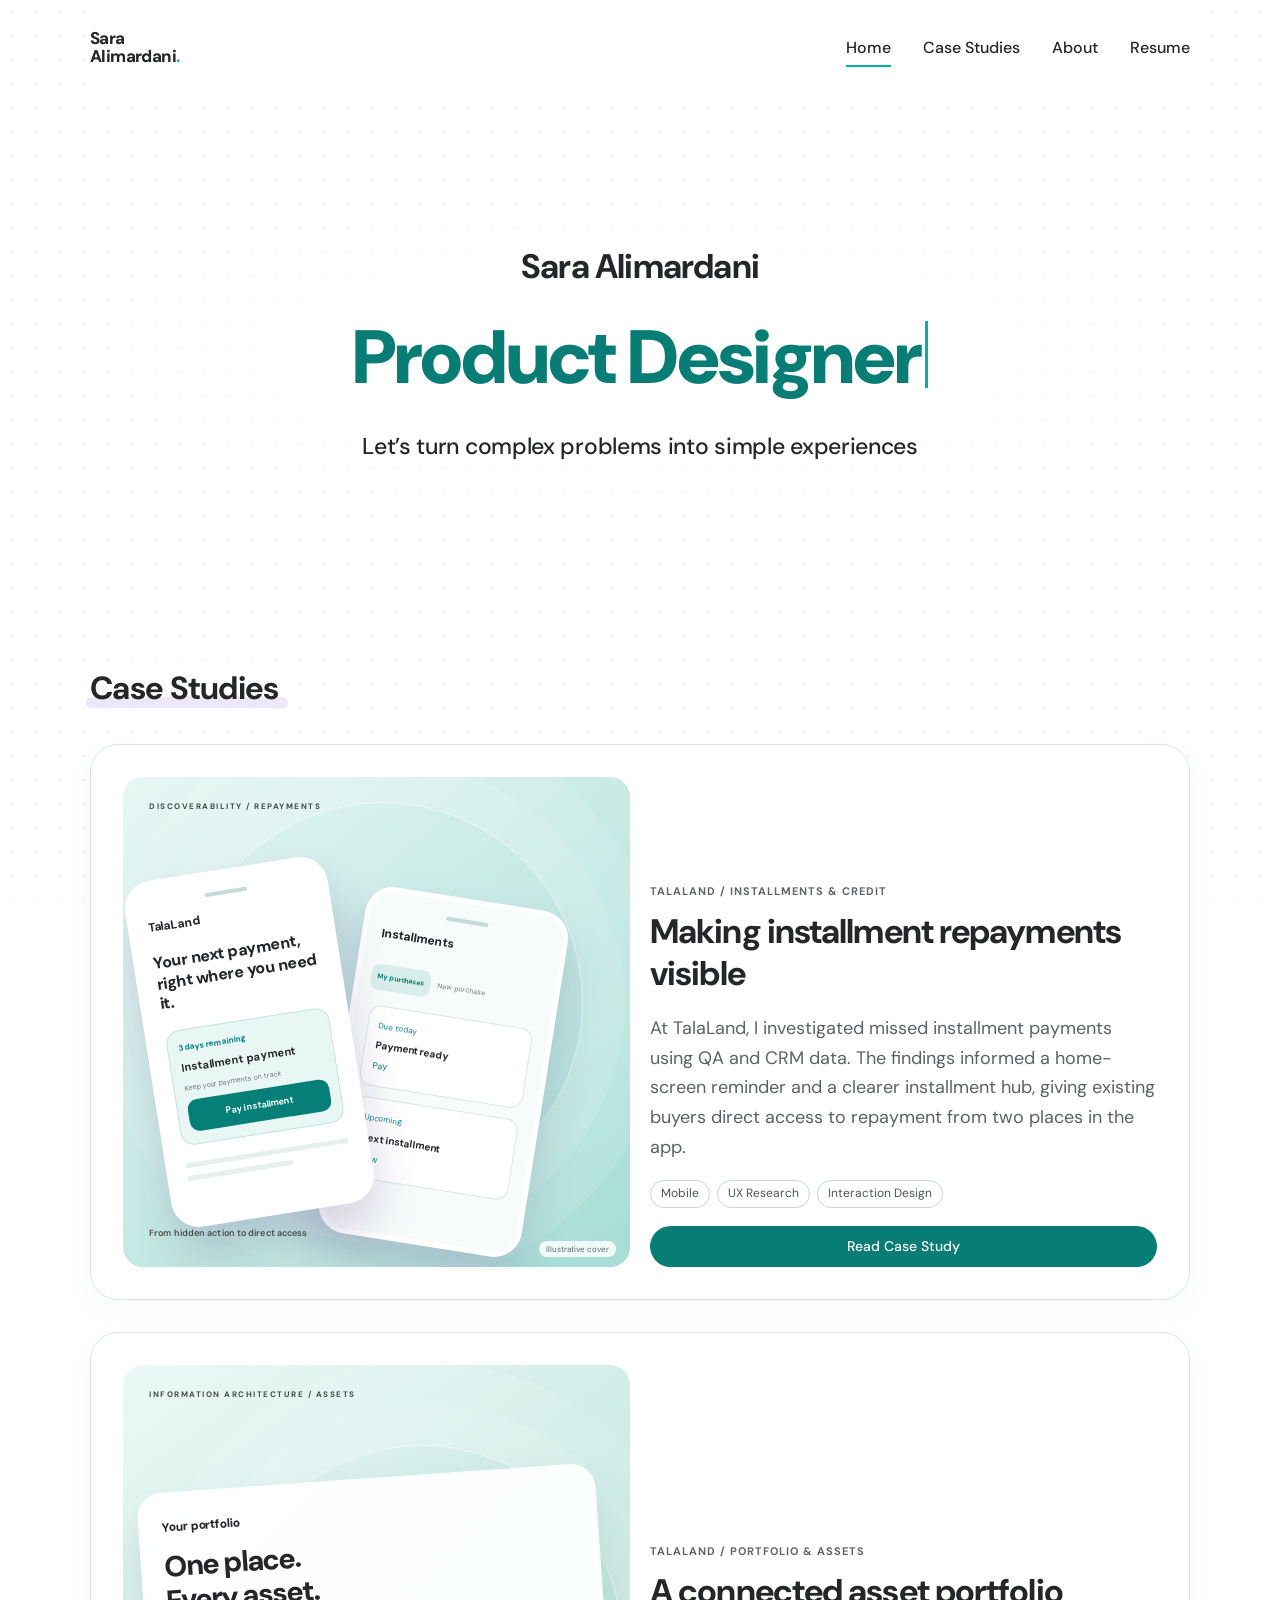
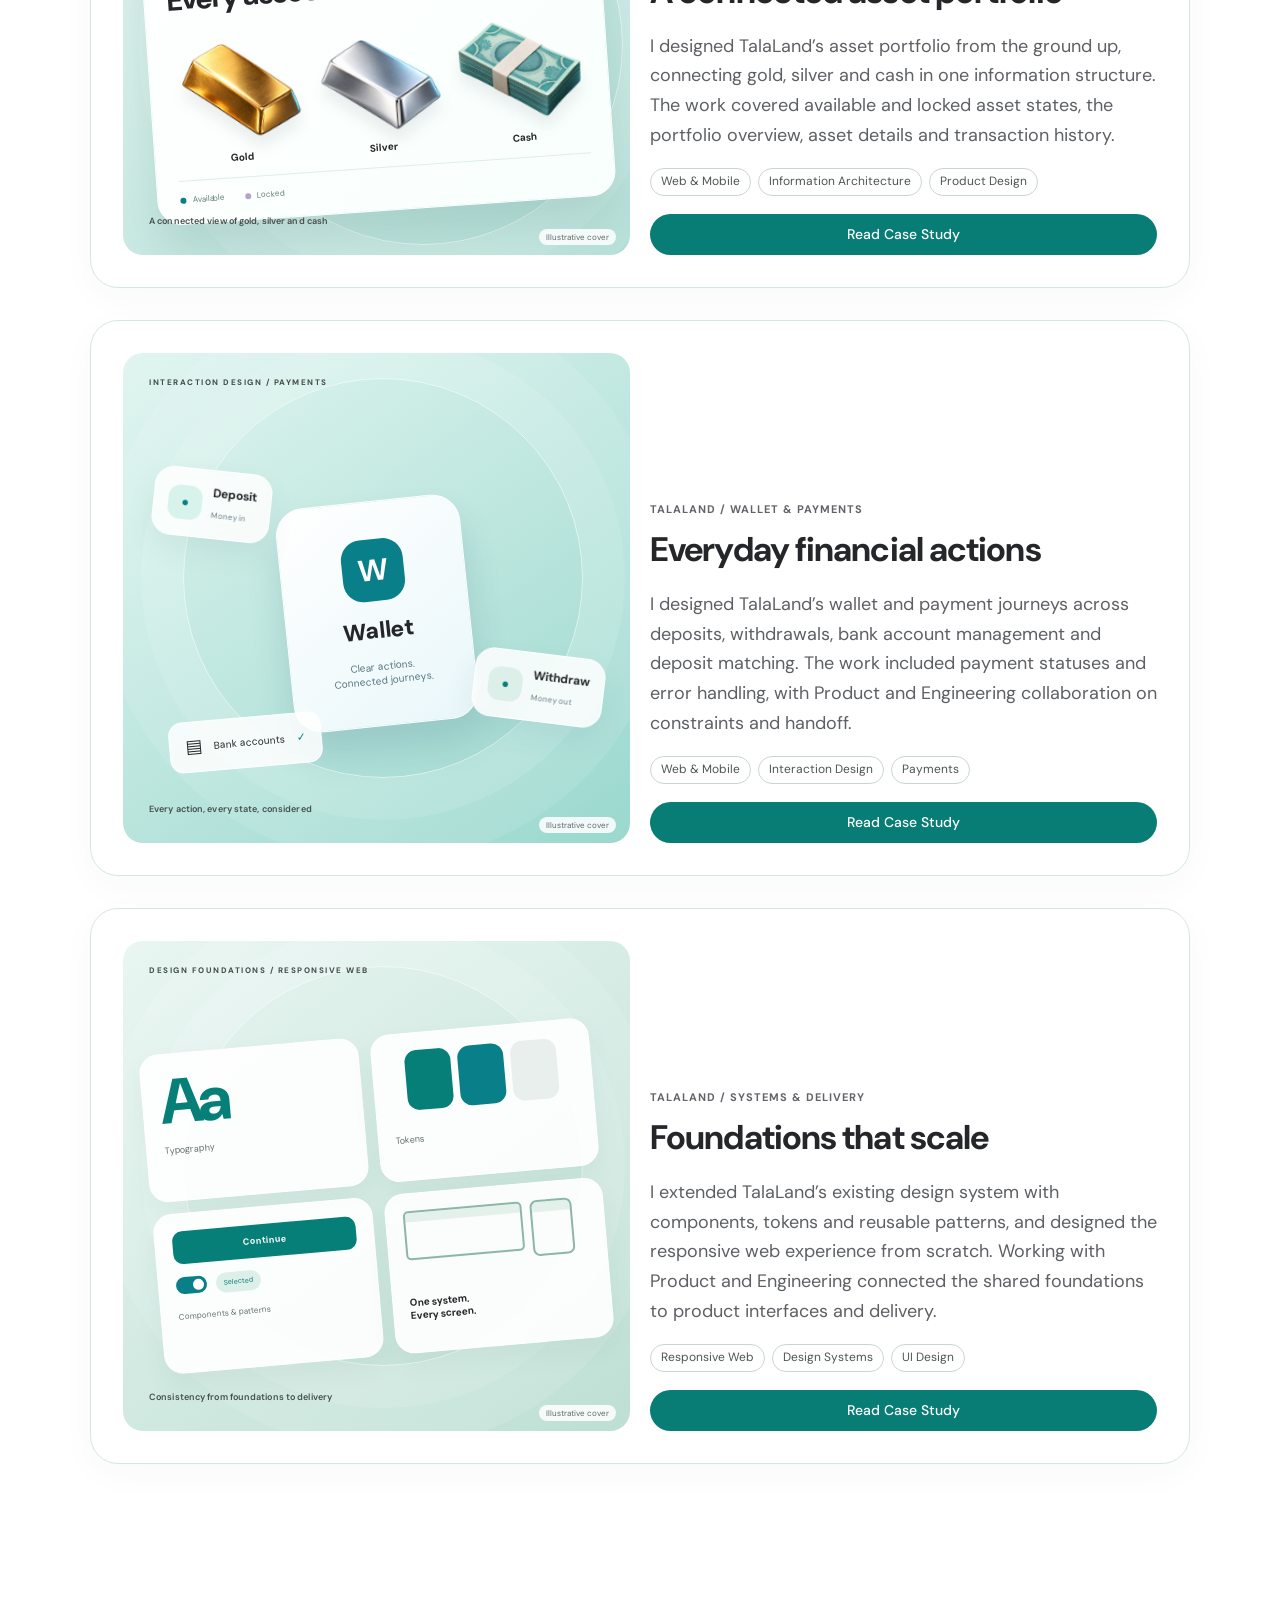
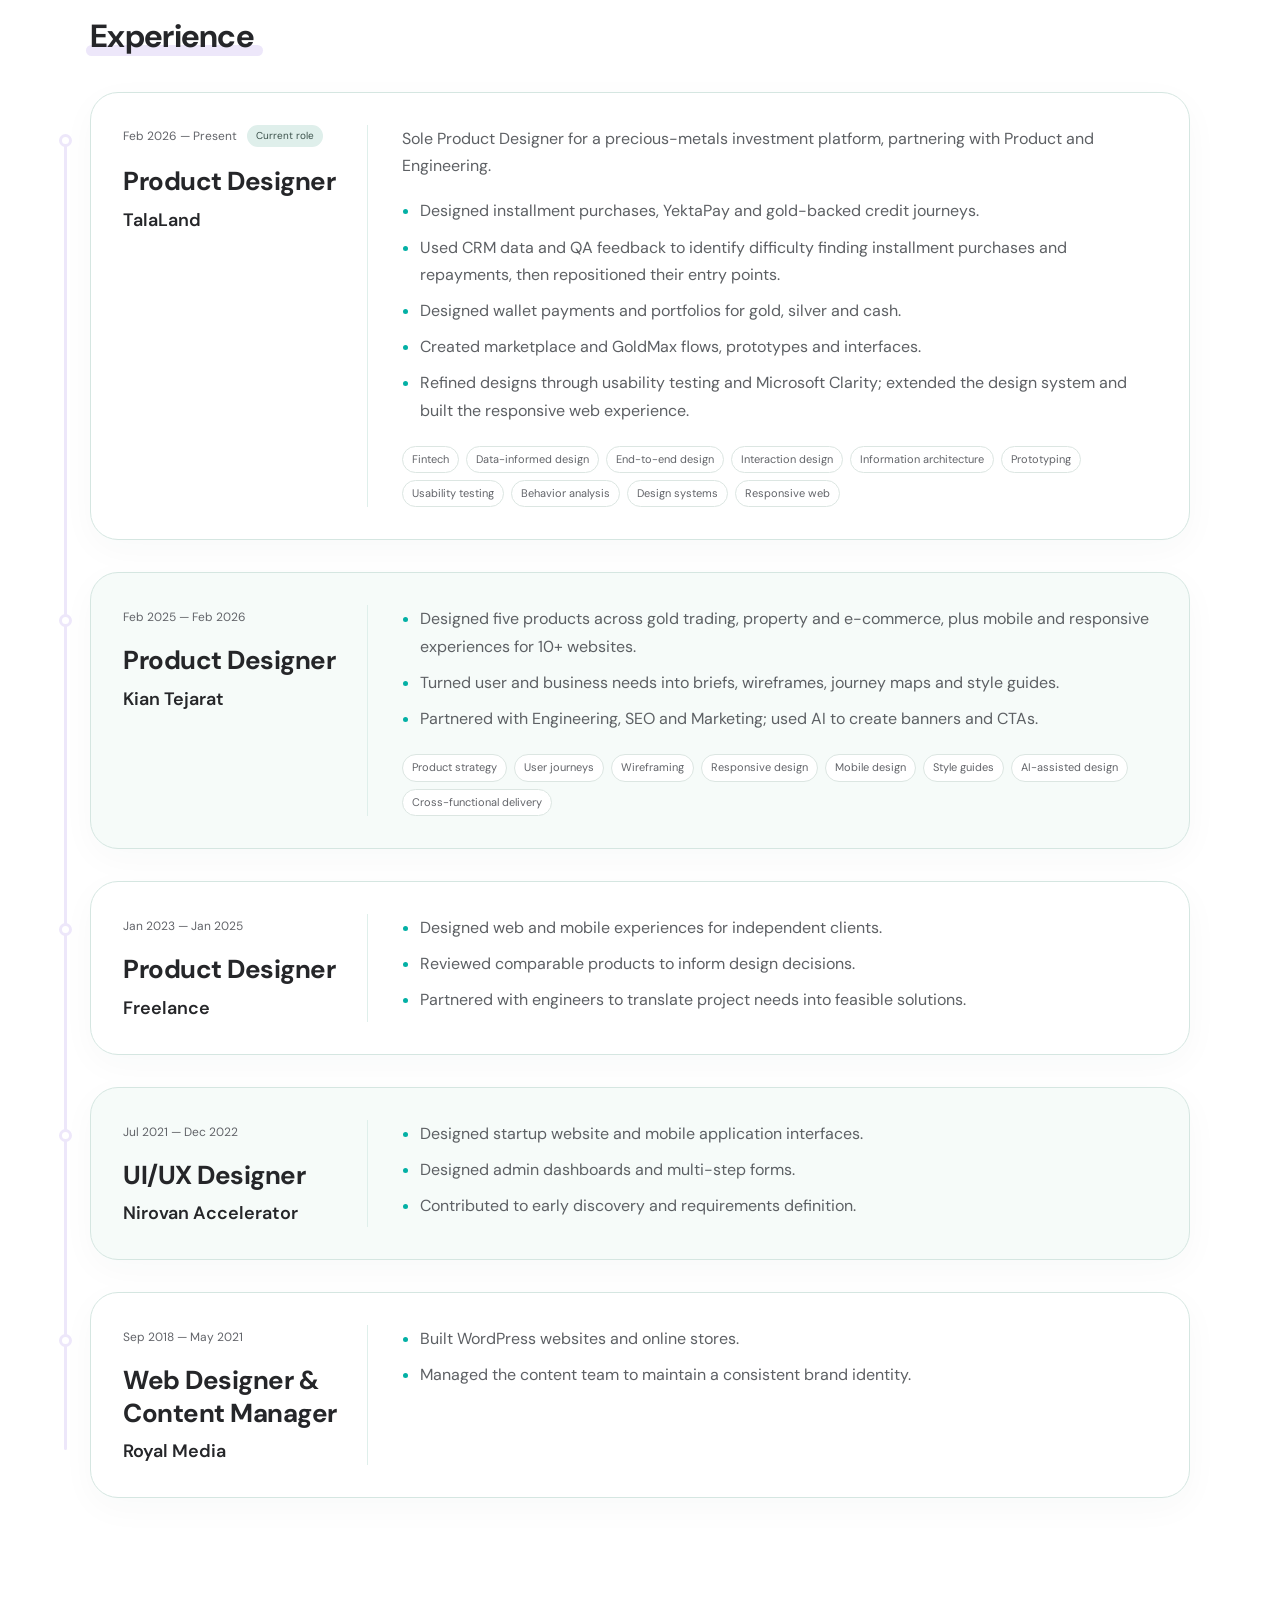
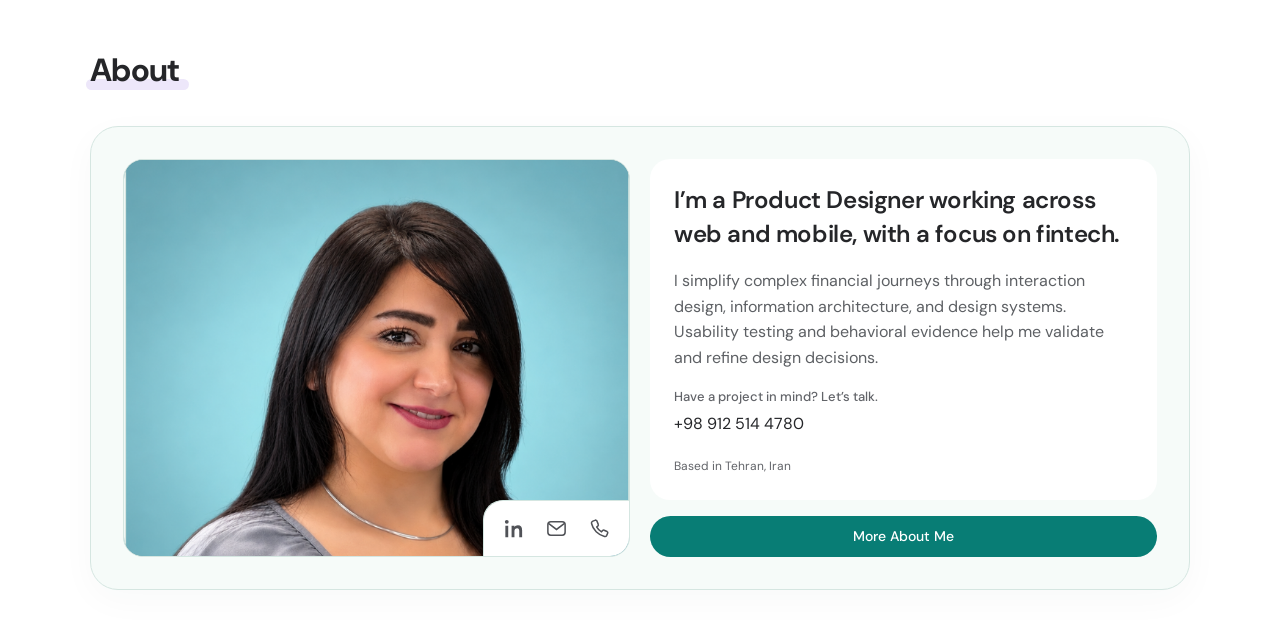
<file: index.html>
<!DOCTYPE html>

<html lang="en"><head><meta charset="utf-8"/><meta content="width=device-width,initial-scale=1" name="viewport"/><meta content="#ffffff" name="theme-color"/><title>Sara Alimardani — Product Designer</title><link href="https://fonts.googleapis.com" rel="preconnect"/><link crossorigin="" href="https://fonts.gstatic.com" rel="preconnect"/><link href="https://fonts.googleapis.com/css2?family=DM+Sans:wght@400;500;600;700;800;900&amp;display=swap" rel="stylesheet"/><link href="style.css?v=20261014-published" rel="stylesheet"/><script defer="" src="hero.js?v=role-900"></script><script defer="" src="navigation.js"></script><link href="hero-patterns.css?v=text-fade-2" rel="stylesheet"/><script defer="" src="hero-patterns.js"></script><meta name="description" content="Sara Alimardani - Product Designer working across web and mobile, with a focus on fintech."/></head>
<body data-pattern="dots"><div class="header-space"><header class="site-header"><a aria-label="Sara Alimardani, Home" class="brand" href="#top">Sara<br/> Alimardani<span aria-hidden="true" class="brand-dot">.</span></a><nav aria-label="Main navigation"><a aria-current="page" class="active" href="#top">Home</a><a href="#case-studies">Case Studies</a><a href="about.html">About</a><a href="Sara-Alimardani-Resume.pdf" rel="noopener" target="_blank">Resume</a></nav></header></div>
<main><section class="hero pattern-surface" data-pattern="dots" id="top"><div class="hero-content"><p class="name">Sara Alimardani</p><h1><span id="typed">Product Designer</span><span aria-hidden="true" class="cursor"></span></h1><p class="tagline">Let’s turn complex problems<br class="mobile-break"/> into simple experiences</p></div></section><section class="case-studies wrap" id="case-studies"><h2>Case Studies</h2><div class="case-list"><article class="case-step" style="--layer:1"><a aria-label="Read case study: Making installment repayments visible" class="case-row" href="case-installment-repayments.html"><div class="case-cover"><div aria-hidden="true" class="project-art art-installments"><span class="art-kicker">DISCOVERABILITY / REPAYMENTS</span><div class="art-orbit"></div><div class="mini-phone phone-home"><div class="phone-notch"></div><span class="mini-brand">TalaLand</span><div class="mini-greeting">Your next payment,<br/>right where you need it.</div><div class="reminder"><span class="mini-status">3 days remaining</span><b>Installment payment</b><span class="mini-muted">Keep your payments on track</span><span class="mini-cta">Pay installment </span></div><div class="mini-lines"><i></i><i></i></div></div><div class="mini-phone phone-hub"><div class="phone-notch"></div><span class="mini-brand">Installments</span><div class="mini-tabs"><b>My purchases</b><span>New purchase</span></div><div class="mini-payment"><span>Due today</span><b>Payment ready</b><i>Pay </i></div><div class="mini-payment"><span>Upcoming</span><b>Next installment</b><i>View </i></div></div><span class="art-caption">From hidden action to direct access</span></div><span class="cover-note">Illustrative cover</span></div><div class="case-summary"><p class="case-category">TALALAND / INSTALLMENTS &amp; CREDIT</p><h3>Making installment repayments visible</h3><p class="case-description">At TalaLand, I investigated missed installment payments using QA and CRM data. The findings informed a home-screen reminder and a clearer installment hub, giving existing buyers direct access to repayment from two places in the app.</p><div class="case-tags"><span>Mobile</span><span>UX Research</span><span>Interaction Design</span></div><span class="case-button">Read Case Study</span></div></a></article><article class="case-step" style="--layer:2"><a aria-label="Read case study: A connected asset portfolio" class="case-row" href="case-asset-portfolio.html"><div class="case-cover"><div aria-hidden="true" class="project-art art-assets"><span class="art-kicker">INFORMATION ARCHITECTURE / ASSETS</span><div class="art-orbit"></div><div class="portfolio-panel"><span class="mini-brand">Your portfolio</span><div class="asset-heading">One place.<br/>Every asset.</div><div class="asset-showcase"><div><img alt="" loading="lazy" src="gold-3d.png"/><span>Gold</span></div><div><img alt="" loading="lazy" src="silver-3d.png"/><span>Silver</span></div><div><img alt="" loading="lazy" src="cash-3d.png"/><span>Cash</span></div></div><div class="asset-legend"><span><i></i> Available</span><span><i></i> Locked</span></div></div><span class="art-caption">A connected view of gold, silver and cash</span></div><span class="cover-note">Illustrative cover</span></div><div class="case-summary"><p class="case-category">TALALAND / PORTFOLIO &amp; ASSETS</p><h3>A connected asset portfolio</h3><p class="case-description">I designed TalaLand’s asset portfolio from the ground up, connecting gold, silver and cash in one information structure. The work covered available and locked asset states, the portfolio overview, asset details and transaction history.</p><div class="case-tags"><span>Web &amp; Mobile</span><span>Information Architecture</span><span>Product Design</span></div><span class="case-button">Read Case Study</span></div></a></article><article class="case-step" style="--layer:3"><a aria-label="Read case study: Everyday financial actions" class="case-row" href="case-wallet-payments.html"><div class="case-cover"><div aria-hidden="true" class="project-art art-wallet"><span class="art-kicker">INTERACTION DESIGN / PAYMENTS</span><div class="art-orbit"></div><div class="wallet-illustration"><div class="transfer-chip chip-in"><span aria-hidden="true">•</span><div><b>Deposit</b><small>Money in</small></div></div><div class="wallet-core"><span class="wallet-symbol">W</span><b>Wallet</b><small>Clear actions.<br/>Connected journeys.</small></div><div class="transfer-chip chip-out"><span aria-hidden="true">•</span><div><b>Withdraw</b><small>Money out</small></div></div><div class="bank-chip">▤ <span>Bank accounts</span><b>✓</b></div></div><span class="art-caption">Every action, every state, considered</span></div><span class="cover-note">Illustrative cover</span></div><div class="case-summary"><p class="case-category">TALALAND / WALLET &amp; PAYMENTS</p><h3>Everyday financial actions</h3><p class="case-description">I designed TalaLand’s wallet and payment journeys across deposits, withdrawals, bank account management and deposit matching. The work included payment statuses and error handling, with Product and Engineering collaboration on constraints and handoff.</p><div class="case-tags"><span>Web &amp; Mobile</span><span>Interaction Design</span><span>Payments</span></div><span class="case-button">Read Case Study</span></div></a></article><article class="case-step" style="--layer:4"><a aria-label="Read case study: Foundations that scale" class="case-row" href="case-design-system.html"><div class="case-cover"><div aria-hidden="true" class="project-art art-system"><span class="art-kicker">DESIGN FOUNDATIONS / RESPONSIVE WEB</span><div class="art-orbit"></div><div class="system-canvas"><div class="type-tile"><b>Aa</b><span>Typography</span></div><div class="color-tile"><i></i><i></i><i></i><span>Tokens</span></div><div class="component-tile"><span class="mini-cta">Continue </span><div><span class="toggle-demo"></span><span class="pill-demo">Selected</span></div><small>Components &amp; patterns</small></div><div class="responsive-tile"><div></div><div></div><span>One system.<br/>Every screen.</span></div></div><span class="art-caption">Consistency from foundations to delivery</span></div><span class="cover-note">Illustrative cover</span></div><div class="case-summary"><p class="case-category">TALALAND / SYSTEMS &amp; DELIVERY</p><h3>Foundations that scale</h3><p class="case-description">I extended TalaLand’s existing design system with components, tokens and reusable patterns, and designed the responsive web experience from scratch. Working with Product and Engineering connected the shared foundations to product interfaces and delivery.</p><div class="case-tags"><span>Responsive Web</span><span>Design Systems</span><span>UI Design</span></div><span class="case-button">Read Case Study</span></div></a></article></div></section><section class="experience wrap" id="experience"><h2>Experience</h2><div class="career-stack"><div aria-hidden="true" class="career-rail"><span class="career-rail-fill"></span></div><article class="career-step" style="--layer:1"><span aria-hidden="true" class="career-node"></span><div class="career-card"><div class="career-identity"><div class="job-top"><span class="date">Feb 2026 — Present</span><span class="status">Current role</span></div><h3>Product Designer</h3><p class="company">TalaLand</p></div><div class="career-body"><p>Sole Product Designer for a precious-metals investment platform, partnering with Product and Engineering.</p><ul><li>Designed installment purchases, YektaPay and gold-backed credit journeys.</li><li>Used CRM data and QA feedback to identify difficulty finding installment purchases and repayments, then repositioned their entry points.</li><li>Designed wallet payments and portfolios for gold, silver and cash.</li><li>Created marketplace and GoldMax flows, prototypes and interfaces.</li><li>Refined designs through usability testing and Microsoft Clarity; extended the design system and built the responsive web experience.</li></ul><div class="tags"><span>Fintech</span><span>Data-informed design</span><span>End-to-end design</span><span>Interaction design</span><span>Information architecture</span><span>Prototyping</span><span>Usability testing</span><span>Behavior analysis</span><span>Design systems</span><span>Responsive web</span></div></div></div></article><article class="career-step" style="--layer:2"><span aria-hidden="true" class="career-node"></span><div class="career-card"><div class="career-identity"><span class="date">Feb 2025 — Feb 2026</span><h3>Product Designer</h3><p class="company">Kian Tejarat</p></div><div class="career-body"><ul><li>Designed five products across gold trading, property and e-commerce, plus mobile and responsive experiences for 10+ websites.</li><li>Turned user and business needs into briefs, wireframes, journey maps and style guides.</li><li>Partnered with Engineering, SEO and Marketing; used AI to create banners and CTAs.</li></ul><div class="tags"><span>Product strategy</span><span>User journeys</span><span>Wireframing</span><span>Responsive design</span><span>Mobile design</span><span>Style guides</span><span>AI-assisted design</span><span>Cross-functional delivery</span></div></div></div></article><article class="career-step" style="--layer:3"><span aria-hidden="true" class="career-node"></span><div class="career-card"><div class="career-identity"><span class="date">Jan 2023 — Jan 2025</span><h3>Product Designer</h3><p class="company">Freelance</p></div><div class="career-body"><ul><li>Designed web and mobile experiences for independent clients.</li><li>Reviewed comparable products to inform design decisions.</li><li>Partnered with engineers to translate project needs into feasible solutions.</li></ul></div></div></article><article class="career-step" style="--layer:4"><span aria-hidden="true" class="career-node"></span><div class="career-card"><div class="career-identity"><span class="date">Jul 2021 — Dec 2022</span><h3>UI/UX Designer</h3><p class="company">Nirovan Accelerator</p></div><div class="career-body"><ul><li>Designed startup website and mobile application interfaces.</li><li>Designed admin dashboards and multi-step forms.</li><li>Contributed to early discovery and requirements definition.</li></ul></div></div></article><article class="career-step" style="--layer:5"><span aria-hidden="true" class="career-node"></span><div class="career-card"><div class="career-identity"><span class="date">Sep 2018 — May 2021</span><h3>Web Designer &amp; Content Manager</h3><p class="company">Royal Media</p></div><div class="career-body"><ul><li>Built WordPress websites and online stores.</li><li>Managed the content team to maintain a consistent brand identity.</li></ul></div></div></article></div></section><section class="about-section wrap" id="about"><h2 class="section-title">About</h2><div class="about-layout about-project-card"><div class="about-photo"><img alt="Sara Alimardani" height="762" loading="lazy" src="sara-about-selected-crop.png" width="688"/><div class="social-links"><a aria-label="LinkedIn" href="https://www.linkedin.com/in/saraalimardani" rel="noopener noreferrer" target="_blank"><svg aria-hidden="true" viewbox="0 0 24 24"><path d="M5 3a2 2 0 1 0 0 4 2 2 0 0 0 0-4ZM3.5 9h3v12h-3ZM10 9h3v1.6c.7-1.1 1.8-1.9 3.6-1.9 3 0 4.4 1.9 4.4 5.2V21h-3v-6.3c0-1.9-.6-3-2.2-3-1.7 0-2.8 1.1-2.8 3V21h-3Z"></path></svg><span>LinkedIn</span></a><a aria-label="Email Sara" href="mailto:sarah.alimardani2022@gmail.com"><svg aria-hidden="true" viewbox="0 0 24 24"><rect fill="none" height="14" rx="3" stroke="currentColor" stroke-width="1.6" width="18" x="3" y="5"></rect><path d="m4 7 8 6 8-6" fill="none" stroke="currentColor" stroke-width="1.6"></path></svg><span>Email</span></a><a aria-label="Call Sara at +98 912 514 4780" href="tel:+989125144780"><svg aria-hidden="true" viewbox="0 0 24 24"><path d="M7.1 3.5 4.6 4.6c-.8.4-1.1 1.3-.9 2.2 1.5 6.6 6.9 12 13.5 13.5.9.2 1.8-.1 2.2-.9l1.1-2.5a1.3 1.3 0 0 0-.6-1.7l-3.1-1.4a1.3 1.3 0 0 0-1.5.3l-1.2 1.4a13 13 0 0 1-5.1-5.1l1.4-1.2a1.3 1.3 0 0 0 .3-1.5L9.3 4.1a1.6 1.6 0 0 0-2.2-.6Z" fill="none" stroke="currentColor" stroke-linecap="round" stroke-linejoin="round" stroke-width="1.6"></path></svg><span>Phone</span></a></div></div><div class="about-copy"><div class="about-bio"><p class="lead">I’m a Product Designer working across web and mobile, with a focus on fintech.</p><p>I simplify complex financial journeys through interaction design, information architecture, and design systems. Usability testing and behavioral evidence help me validate and refine design decisions.</p><p class="about-phone"><span class="contact-invitation">Have a project in mind? Let’s talk.</span><a href="tel:+989125144780">+98 912 514 4780</a></p><p class="location">Based in Tehran, Iran</p></div><a class="about-button" href="about.html">More About Me</a></div></div></section></main></body></html>
</file>
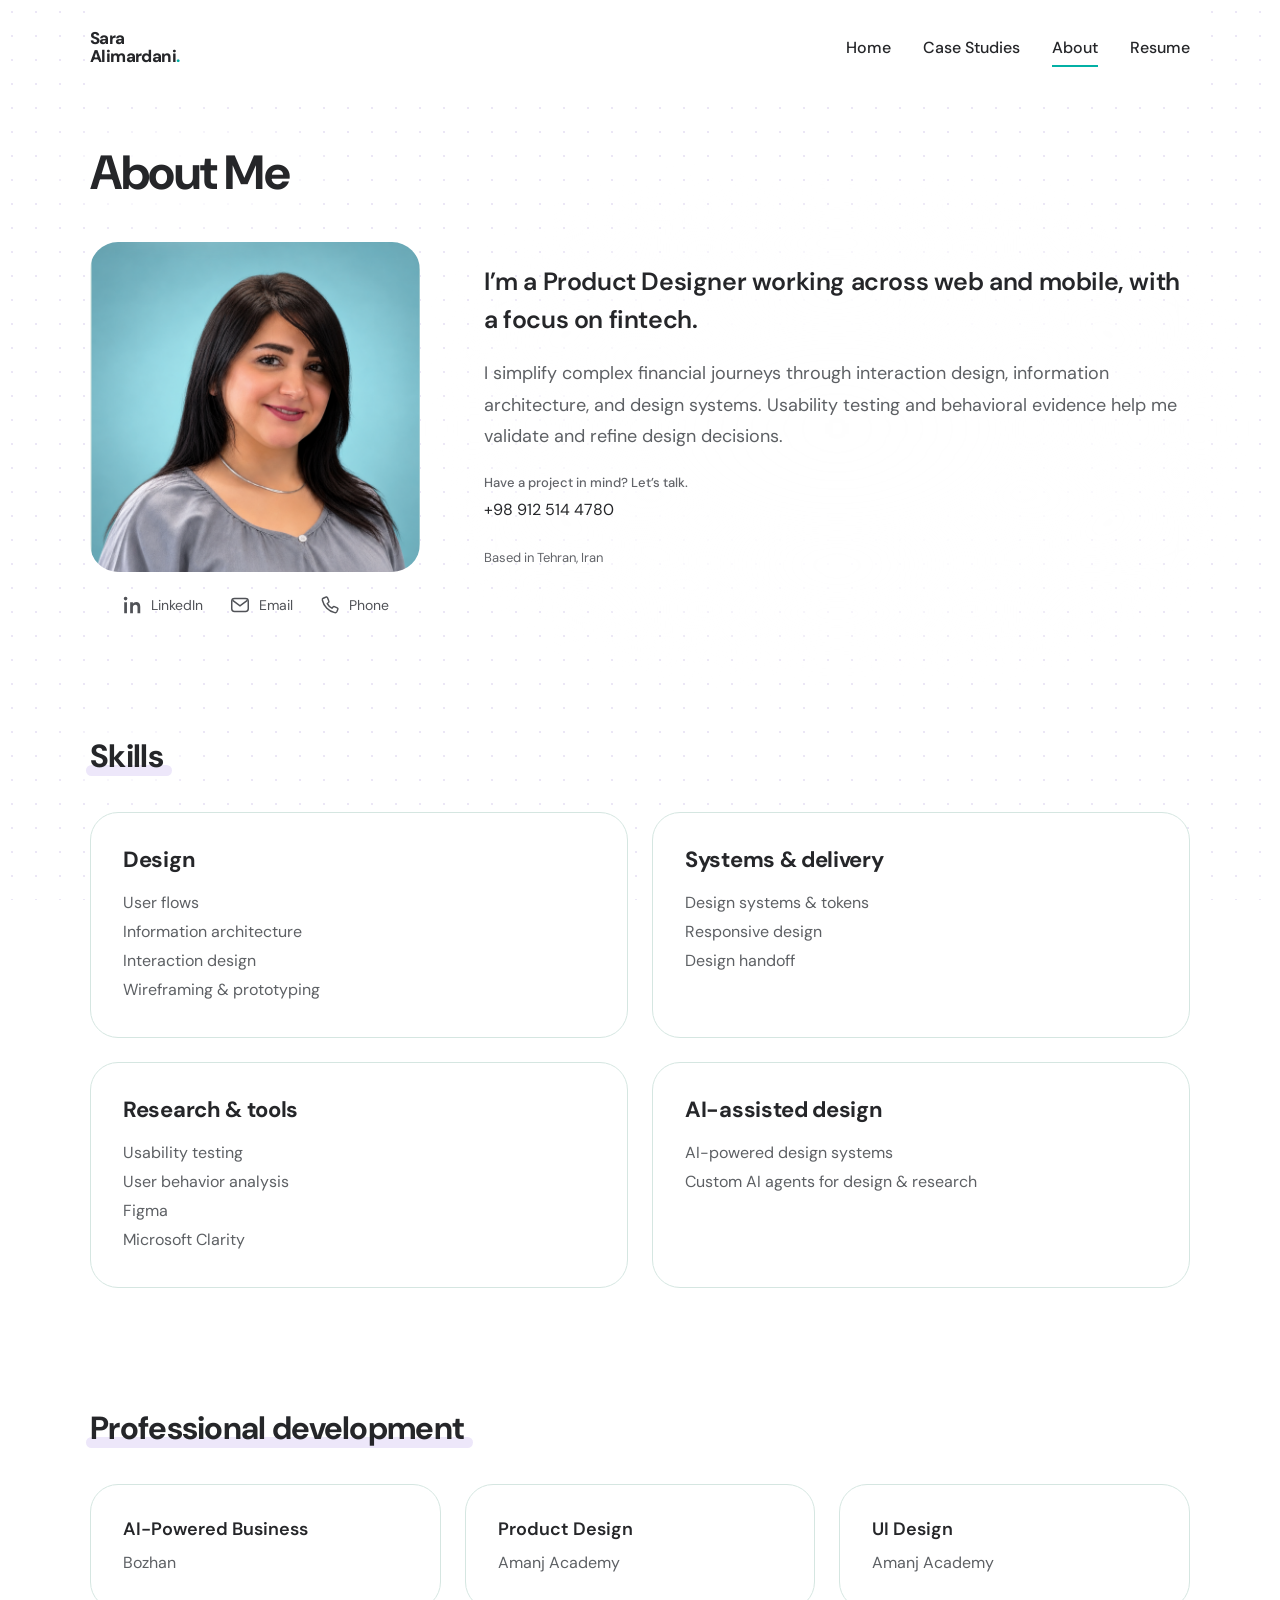
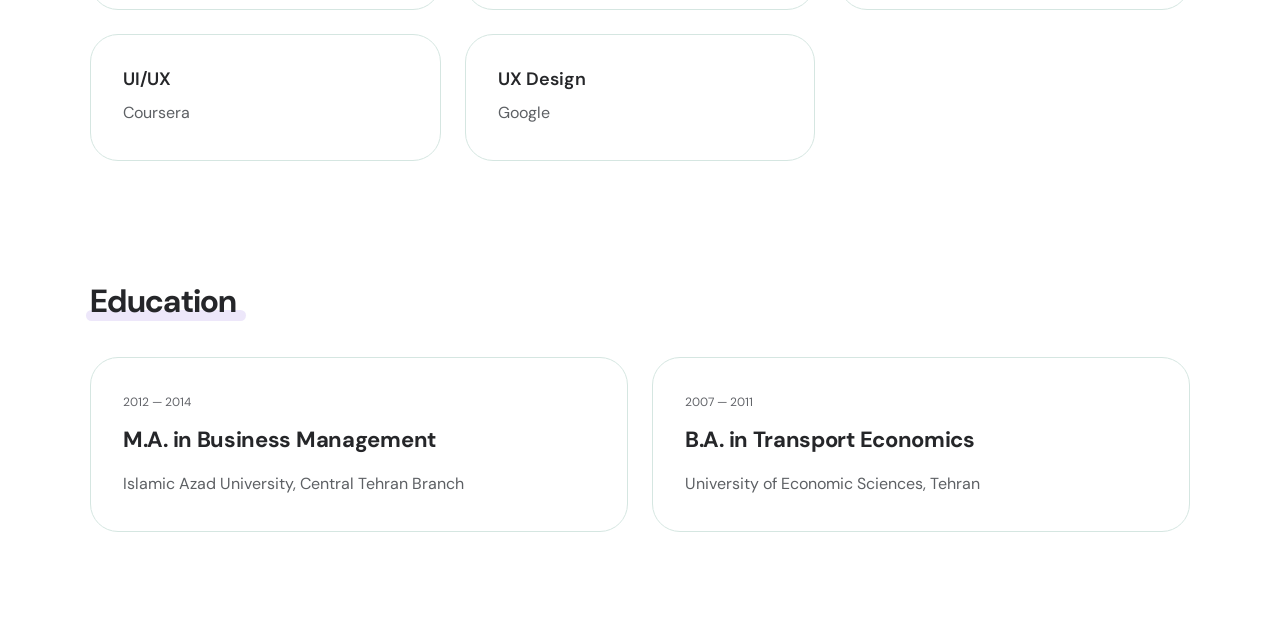
<file: about.html>
<!DOCTYPE html>

<html lang="en"><head><meta charset="utf-8"/><meta content="width=device-width,initial-scale=1" name="viewport"/><meta content="#ffffff" name="theme-color"/><title>About — Sara Alimardani</title><link href="https://fonts.googleapis.com" rel="preconnect"/><link crossorigin="" href="https://fonts.gstatic.com" rel="preconnect"/><link href="https://fonts.googleapis.com/css2?family=DM+Sans:wght@400;500;600;700;800;900&amp;display=swap" rel="stylesheet"/><link href="style.css?v=20261014-published" rel="stylesheet"/><script defer="" src="navigation.js"></script><link href="hero-patterns.css?v=text-fade-2" rel="stylesheet"/></head><body data-pattern="dots"><div class="header-space"><header class="site-header"><a aria-label="Sara Alimardani, Home" class="brand" href="index.html#top">Sara<br/> Alimardani<span aria-hidden="true" class="brand-dot">.</span></a><nav aria-label="Main navigation"><a href="index.html#top">Home</a><a href="index.html#case-studies">Case Studies</a><a aria-current="page" class="active" href="about.html">About</a><a href="Sara-Alimardani-Resume.pdf" rel="noopener" target="_blank">Resume</a></nav></header></div><main class="about-page wrap"><section><h1 class="about-page-title">About Me</h1><div class="about-layout"><div class="about-photo"><img alt="Sara Alimardani" height="762" src="sara-about-selected-crop.png" width="688"/><div class="social-links"><a aria-label="LinkedIn" href="https://www.linkedin.com/in/saraalimardani" rel="noopener noreferrer" target="_blank"><svg aria-hidden="true" viewbox="0 0 24 24"><path d="M5 3a2 2 0 1 0 0 4 2 2 0 0 0 0-4ZM3.5 9h3v12h-3ZM10 9h3v1.6c.7-1.1 1.8-1.9 3.6-1.9 3 0 4.4 1.9 4.4 5.2V21h-3v-6.3c0-1.9-.6-3-2.2-3-1.7 0-2.8 1.1-2.8 3V21h-3Z"></path></svg><span>LinkedIn</span></a><a aria-label="Email Sara" href="mailto:sarah.alimardani2022@gmail.com"><svg aria-hidden="true" viewbox="0 0 24 24"><rect fill="none" height="14" rx="3" stroke="currentColor" stroke-width="1.6" width="18" x="3" y="5"></rect><path d="m4 7 8 6 8-6" fill="none" stroke="currentColor" stroke-width="1.6"></path></svg><span>Email</span></a><a aria-label="Call Sara at +98 912 514 4780" href="tel:+989125144780"><svg aria-hidden="true" viewbox="0 0 24 24"><path d="M7.1 3.5 4.6 4.6c-.8.4-1.1 1.3-.9 2.2 1.5 6.6 6.9 12 13.5 13.5.9.2 1.8-.1 2.2-.9l1.1-2.5a1.3 1.3 0 0 0-.6-1.7l-3.1-1.4a1.3 1.3 0 0 0-1.5.3l-1.2 1.4a13 13 0 0 1-5.1-5.1l1.4-1.2a1.3 1.3 0 0 0 .3-1.5L9.3 4.1a1.6 1.6 0 0 0-2.2-.6Z" fill="none" stroke="currentColor" stroke-linecap="round" stroke-linejoin="round" stroke-width="1.6"></path></svg><span>Phone</span></a></div></div><div class="about-copy"><p class="lead">I’m a Product Designer working across web and mobile, with a focus on fintech.</p><p>I simplify complex financial journeys through interaction design, information architecture, and design systems. Usability testing and behavioral evidence help me validate and refine design decisions.</p><p class="about-phone"><span class="contact-invitation">Have a project in mind? Let’s talk.</span><a href="tel:+989125144780">+98 912 514 4780</a></p><p class="location">Based in Tehran, Iran</p></div></div></section><section class="about-detail"><h2 class="section-title">Skills</h2><div class="skills-grid"><article><h3>Design</h3><p>User flows<br/>Information architecture<br/>Interaction design<br/>Wireframing &amp; prototyping</p></article><article><h3>Systems &amp; delivery</h3><p>Design systems &amp; tokens<br/>Responsive design<br/>Design handoff</p></article><article><h3>Research &amp; tools</h3><p>Usability testing<br/>User behavior analysis<br/>Figma<br/>Microsoft Clarity</p></article><article><h3>AI-assisted design</h3><p>AI-powered design systems<br/>Custom AI agents for design &amp; research</p></article></div></section><section class="about-detail"><h2 class="section-title">Professional development</h2><div class="learning-grid"><article class="learning-card"><span>AI-Powered Business</span><p>Bozhan</p></article><article class="learning-card"><span>Product Design</span><p>Amanj Academy</p></article><article class="learning-card"><span>UI Design</span><p>Amanj Academy</p></article><article class="learning-card"><span>UI/UX</span><p>Coursera</p></article><article class="learning-card"><span>UX Design</span><p>Google</p></article></div></section><section class="about-detail"><h2 class="section-title">Education</h2><div class="education-cards"><div class="learning-card degree"><span class="date">2012 — 2014</span><h3>M.A. in Business Management</h3><p>Islamic Azad University, Central Tehran Branch</p></div><div class="learning-card degree"><span class="date">2007 — 2011</span><h3>B.A. in Transport Economics</h3><p>University of Economic Sciences, Tehran</p></div></div></section></main></body></html>
</file>
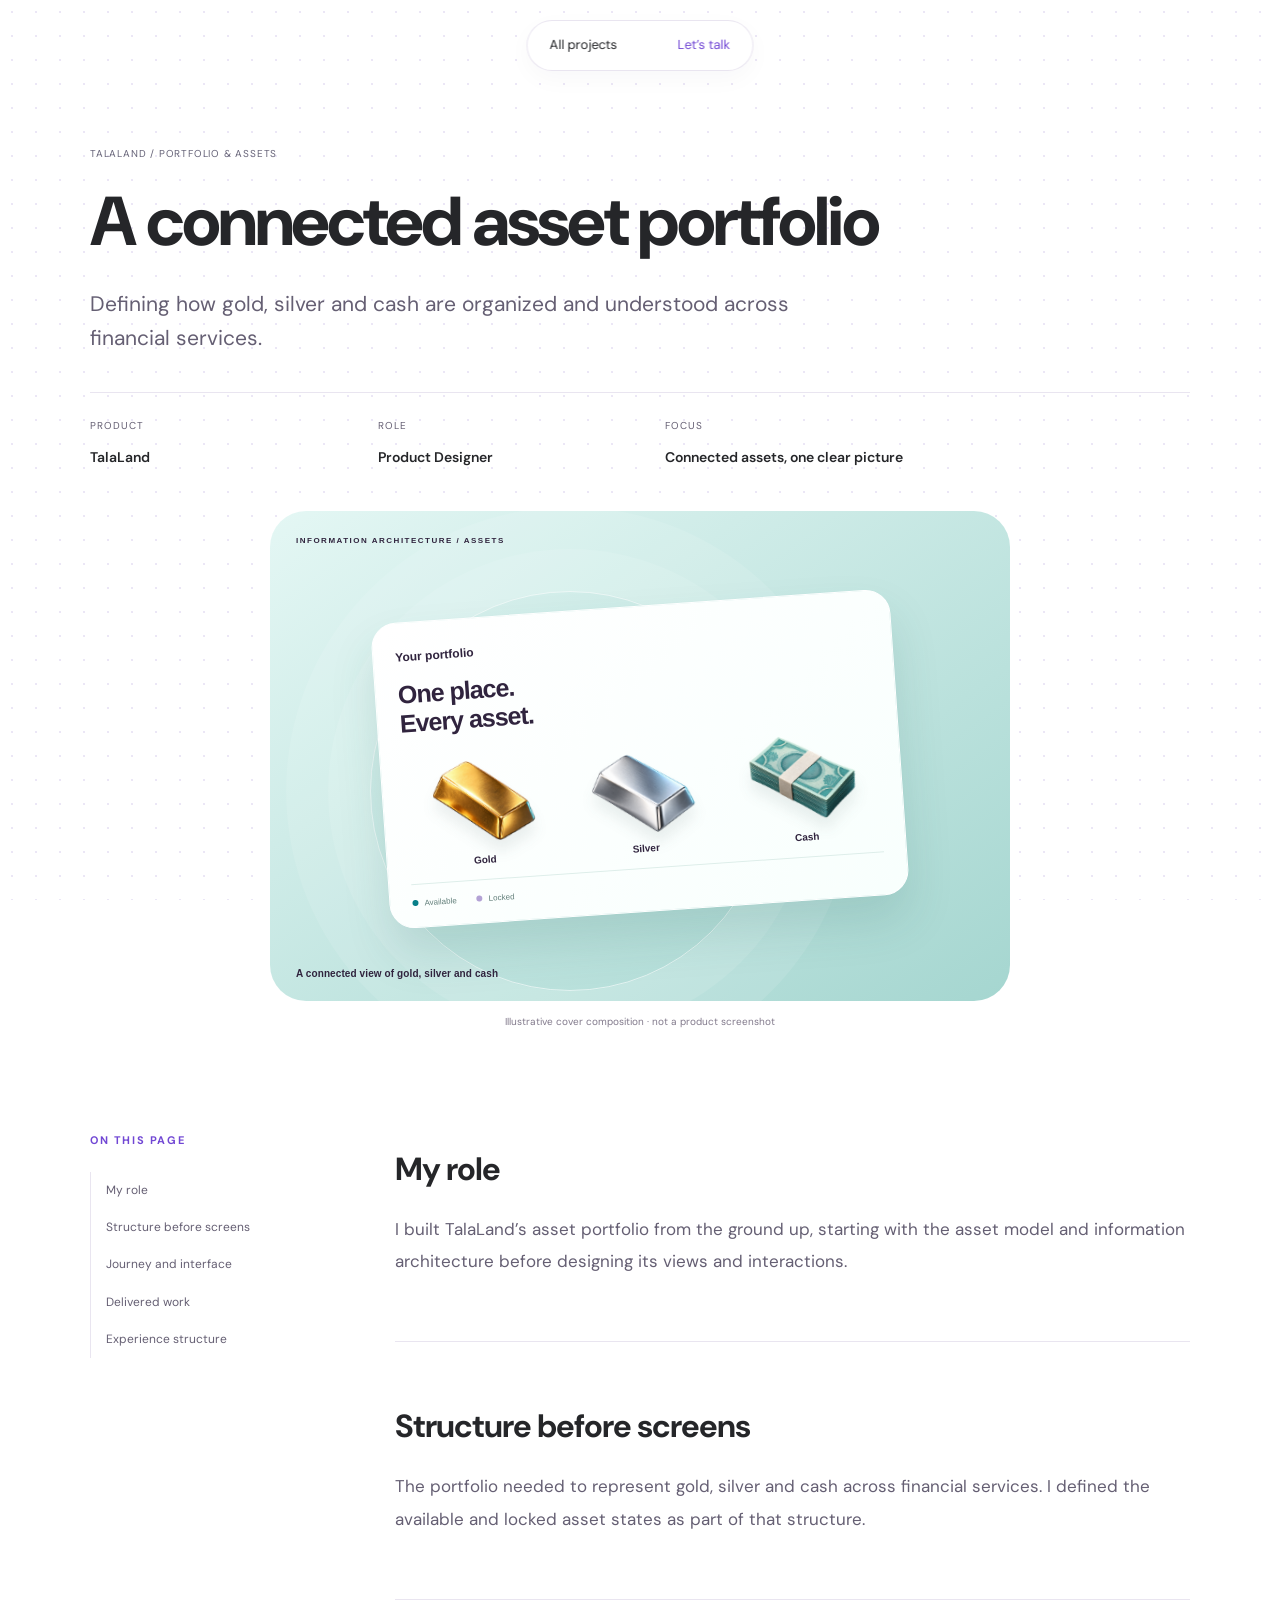
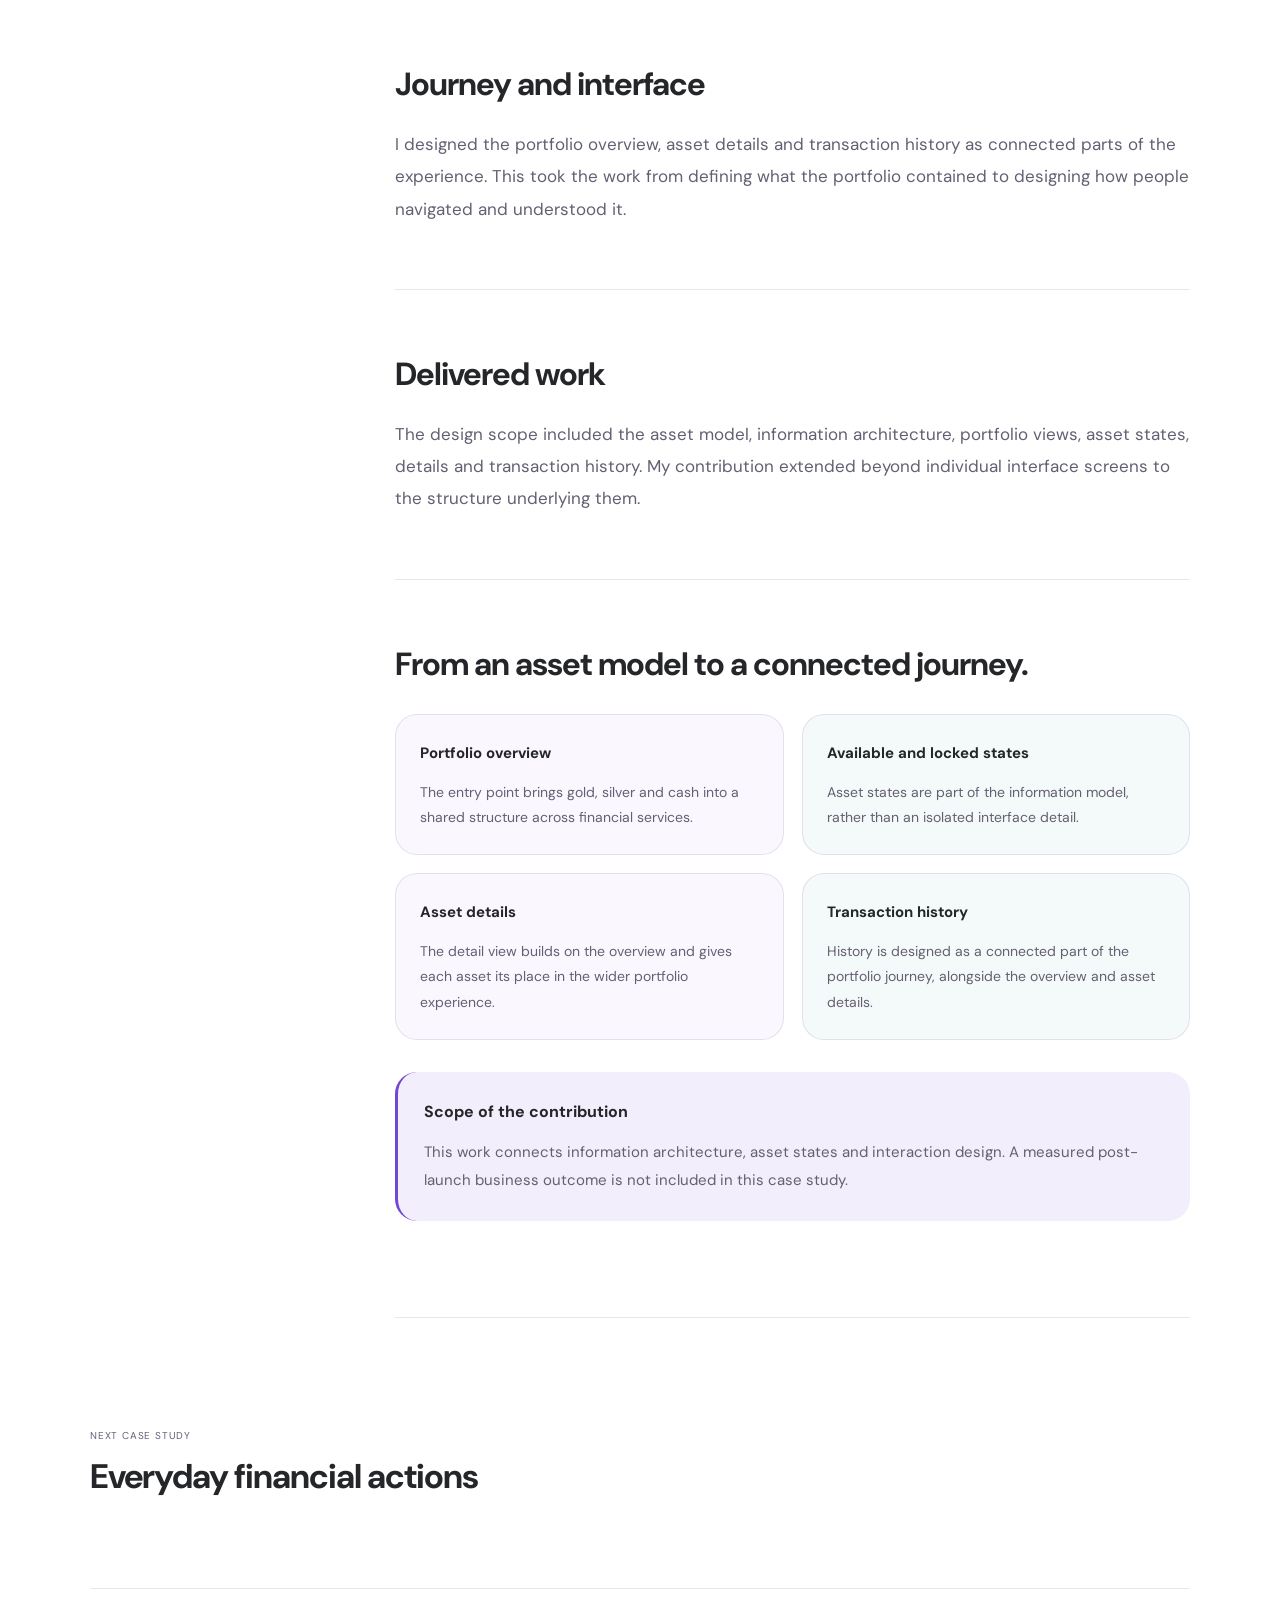
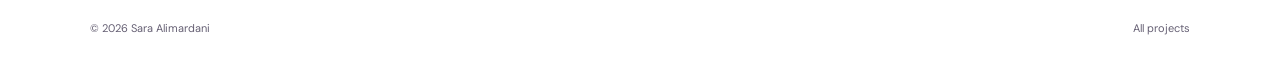
<file: case-asset-portfolio.html>
<!DOCTYPE html>

<html lang="en"><head><meta charset="utf-8"/><meta content="width=device-width,initial-scale=1" name="viewport"/><meta content="#ffffff" name="theme-color"/><meta content="Defining how gold, silver and cash are organized and understood across financial services." name="description"/><title>A connected asset portfolio — Sara Alimardani</title><link href="case-current.css" rel="stylesheet"/><link href="https://fonts.googleapis.com" rel="preconnect"/><link crossorigin="" href="https://fonts.gstatic.com" rel="preconnect"/><link href="https://fonts.googleapis.com/css2?family=DM+Sans:wght@400;500;600;700;800&amp;display=swap" rel="stylesheet"/><link href="hero-patterns.css?v=text-fade-2" rel="stylesheet"/></head><body class="case-page" data-pattern="dots"><a class="skip" href="#case-content">Skip to case study</a><div class="case-nav"><a href="index.html#case-studies"> All projects</a><a href="mailto:sarah.alimardani2022@gmail.com">Let’s talk </a></div><main><div class="case-intro wrap"><p class="eyebrow">TALALAND / PORTFOLIO &amp; ASSETS</p><h1>A connected asset portfolio</h1><p class="case-deck">Defining how gold, silver and cash are organized and understood across financial services.</p><div class="case-facts"><div><span>Product</span><b>TalaLand</b></div><div><span>Role</span><b>Product Designer</b></div><div><span>Focus</span><b>Connected assets, one clear picture</b></div></div><div aria-hidden="true" class="project-art art-assets"><span class="art-kicker">INFORMATION ARCHITECTURE / ASSETS</span><div class="art-orbit"></div><div class="portfolio-panel"><span class="mini-brand">Your portfolio</span><div class="asset-heading">One place.<br/>Every asset.</div><div class="asset-showcase"><div><img alt="" loading="lazy" src="gold-3d.png"/><span>Gold</span></div><div><img alt="" loading="lazy" src="silver-3d.png"/><span>Silver</span></div><div><img alt="" loading="lazy" src="cash-3d.png"/><span>Cash</span></div></div><div class="asset-legend"><span><i></i> Available</span><span><i></i> Locked</span></div></div><span class="art-caption">A connected view of gold, silver and cash</span></div><p class="cover-disclosure">Illustrative cover composition · not a product screenshot</p></div><div class="case-layout wrap"><aside aria-label="On this page"><span class="section-label">ON THIS PAGE</span><a href="#chapter-0">My role</a><a href="#chapter-1">Structure before screens</a><a href="#chapter-2">Journey and interface</a><a href="#chapter-3">Delivered work</a><a href="#structure">Experience structure</a></aside><details class="case-mobile-toc"><summary>On this page <span>+</span></summary><a href="#chapter-0">My role</a><a href="#chapter-1">Structure before screens</a><a href="#chapter-2">Journey and interface</a><a href="#chapter-3">Delivered work</a><a href="#structure">Experience structure</a></details><div class="case-content" id="case-content"><section id="chapter-0"><h2>My role</h2><p>I built TalaLand’s asset portfolio from the ground up, starting with the asset model and information architecture before designing its views and interactions.</p></section><section id="chapter-1"><h2>Structure before screens</h2><p>The portfolio needed to represent gold, silver and cash across financial services. I defined the available and locked asset states as part of that structure.</p></section><section id="chapter-2"><h2>Journey and interface</h2><p>I designed the portfolio overview, asset details and transaction history as connected parts of the experience. This took the work from defining what the portfolio contained to designing how people navigated and understood it.</p></section><section id="chapter-3"><h2>Delivered work</h2><p>The design scope included the asset model, information architecture, portfolio views, asset states, details and transaction history. My contribution extended beyond individual interface screens to the structure underlying them.</p></section><section id="structure"><h2>From an asset model to a connected journey.</h2><div class="decision-grid"><article><b>Portfolio overview</b><p>The entry point brings gold, silver and cash into a shared structure across financial services.</p></article><article><b>Available and locked states</b><p>Asset states are part of the information model, rather than an isolated interface detail.</p></article><article><b>Asset details</b><p>The detail view builds on the overview and gives each asset its place in the wider portfolio experience.</p></article><article><b>Transaction history</b><p>History is designed as a connected part of the portfolio journey, alongside the overview and asset details.</p></article></div><div class="case-note"><b>Scope of the contribution</b><p>This work connects information architecture, asset states and interaction design. A measured post-launch business outcome is not included in this case study.</p></div></section></div></div><div class="next-case wrap"><p class="eyebrow">NEXT CASE STUDY</p><a href="case-wallet-payments.html"><h2>Everyday financial actions</h2><span></span></a></div></main><footer class="wrap"><span>© 2026 Sara Alimardani</span><a href="index.html#case-studies">All projects</a></footer></body></html>
</file>
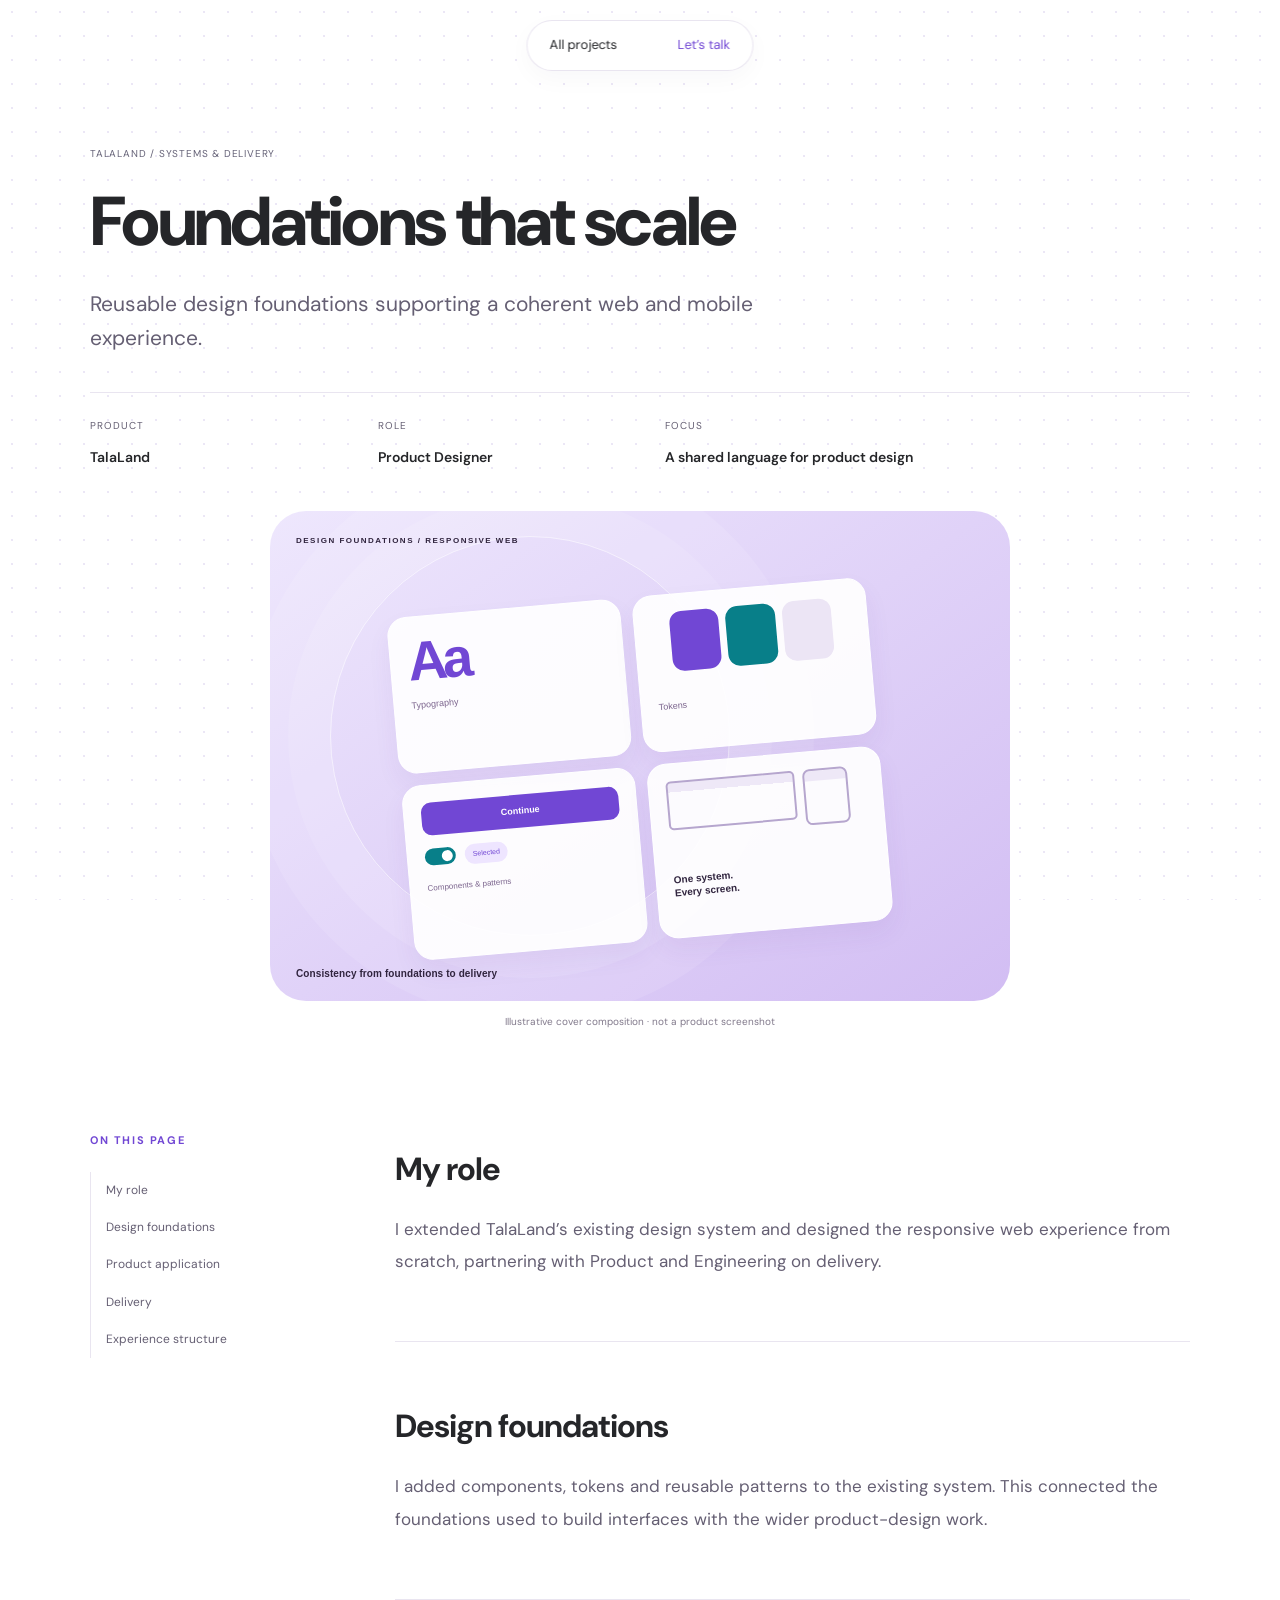
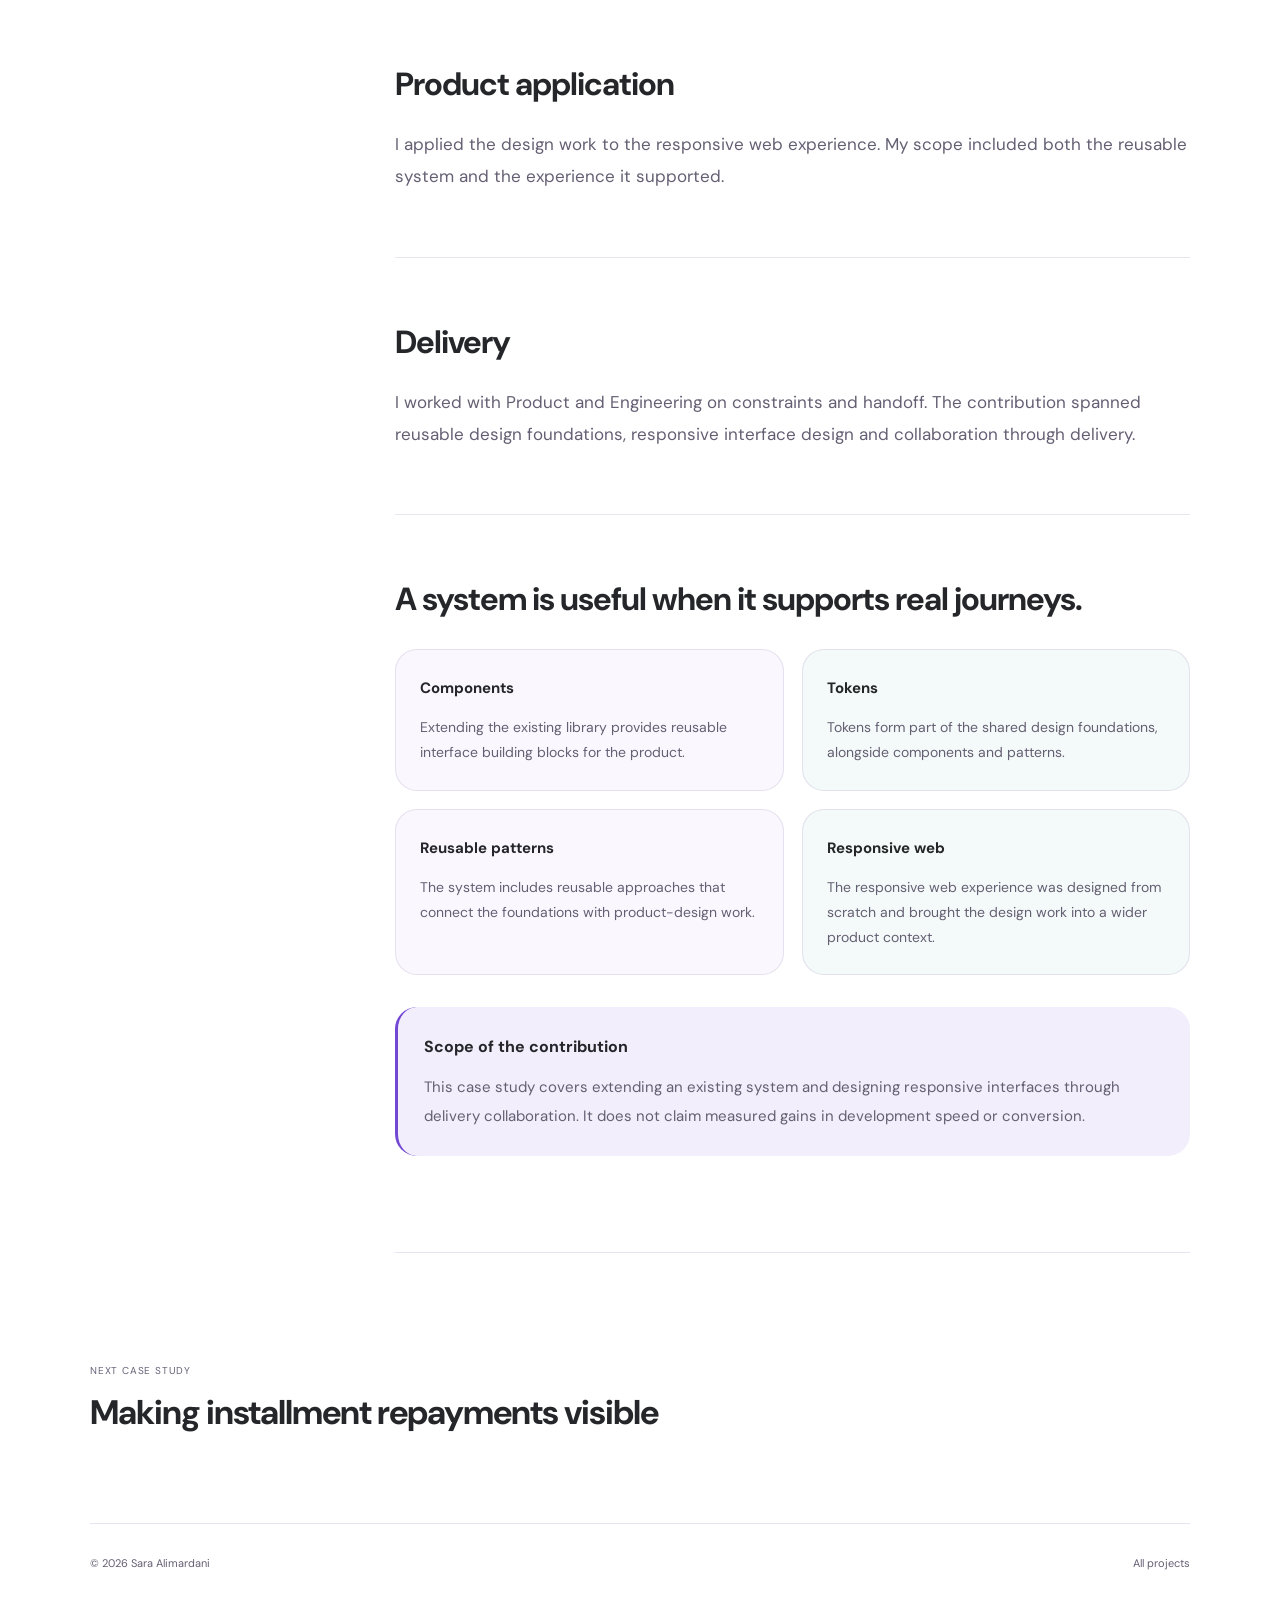
<file: case-design-system.html>
<!DOCTYPE html>

<html lang="en"><head><meta charset="utf-8"/><meta content="width=device-width,initial-scale=1" name="viewport"/><meta content="#ffffff" name="theme-color"/><meta content="Reusable design foundations supporting a coherent web and mobile experience." name="description"/><title>Foundations that scale — Sara Alimardani</title><link href="case-current.css" rel="stylesheet"/><link href="https://fonts.googleapis.com" rel="preconnect"/><link crossorigin="" href="https://fonts.gstatic.com" rel="preconnect"/><link href="https://fonts.googleapis.com/css2?family=DM+Sans:wght@400;500;600;700;800&amp;display=swap" rel="stylesheet"/><link href="hero-patterns.css?v=text-fade-2" rel="stylesheet"/></head><body class="case-page" data-pattern="dots"><a class="skip" href="#case-content">Skip to case study</a><div class="case-nav"><a href="index.html#case-studies"> All projects</a><a href="mailto:sarah.alimardani2022@gmail.com">Let’s talk </a></div><main><div class="case-intro wrap"><p class="eyebrow">TALALAND / SYSTEMS &amp; DELIVERY</p><h1>Foundations that scale</h1><p class="case-deck">Reusable design foundations supporting a coherent web and mobile experience.</p><div class="case-facts"><div><span>Product</span><b>TalaLand</b></div><div><span>Role</span><b>Product Designer</b></div><div><span>Focus</span><b>A shared language for product design</b></div></div><div aria-hidden="true" class="project-art art-system"><span class="art-kicker">DESIGN FOUNDATIONS / RESPONSIVE WEB</span><div class="art-orbit"></div><div class="system-canvas"><div class="type-tile"><b>Aa</b><span>Typography</span></div><div class="color-tile"><i></i><i></i><i></i><span>Tokens</span></div><div class="component-tile"><span class="mini-cta">Continue </span><div><span class="toggle-demo"></span><span class="pill-demo">Selected</span></div><small>Components &amp; patterns</small></div><div class="responsive-tile"><div></div><div></div><span>One system.<br/>Every screen.</span></div></div><span class="art-caption">Consistency from foundations to delivery</span></div><p class="cover-disclosure">Illustrative cover composition · not a product screenshot</p></div><div class="case-layout wrap"><aside aria-label="On this page"><span class="section-label">ON THIS PAGE</span><a href="#chapter-0">My role</a><a href="#chapter-1">Design foundations</a><a href="#chapter-2">Product application</a><a href="#chapter-3">Delivery</a><a href="#structure">Experience structure</a></aside><details class="case-mobile-toc"><summary>On this page <span>+</span></summary><a href="#chapter-0">My role</a><a href="#chapter-1">Design foundations</a><a href="#chapter-2">Product application</a><a href="#chapter-3">Delivery</a><a href="#structure">Experience structure</a></details><div class="case-content" id="case-content"><section id="chapter-0"><h2>My role</h2><p>I extended TalaLand’s existing design system and designed the responsive web experience from scratch, partnering with Product and Engineering on delivery.</p></section><section id="chapter-1"><h2>Design foundations</h2><p>I added components, tokens and reusable patterns to the existing system. This connected the foundations used to build interfaces with the wider product-design work.</p></section><section id="chapter-2"><h2>Product application</h2><p>I applied the design work to the responsive web experience. My scope included both the reusable system and the experience it supported.</p></section><section id="chapter-3"><h2>Delivery</h2><p>I worked with Product and Engineering on constraints and handoff. The contribution spanned reusable design foundations, responsive interface design and collaboration through delivery.</p></section><section id="structure"><h2>A system is useful when it supports real journeys.</h2><div class="decision-grid"><article><b>Components</b><p>Extending the existing library provides reusable interface building blocks for the product.</p></article><article><b>Tokens</b><p>Tokens form part of the shared design foundations, alongside components and patterns.</p></article><article><b>Reusable patterns</b><p>The system includes reusable approaches that connect the foundations with product-design work.</p></article><article><b>Responsive web</b><p>The responsive web experience was designed from scratch and brought the design work into a wider product context.</p></article></div><div class="case-note"><b>Scope of the contribution</b><p>This case study covers extending an existing system and designing responsive interfaces through delivery collaboration. It does not claim measured gains in development speed or conversion.</p></div></section></div></div><div class="next-case wrap"><p class="eyebrow">NEXT CASE STUDY</p><a href="case-installment-repayments.html"><h2>Making installment repayments visible</h2><span></span></a></div></main><footer class="wrap"><span>© 2026 Sara Alimardani</span><a href="index.html#case-studies">All projects</a></footer></body></html>
</file>
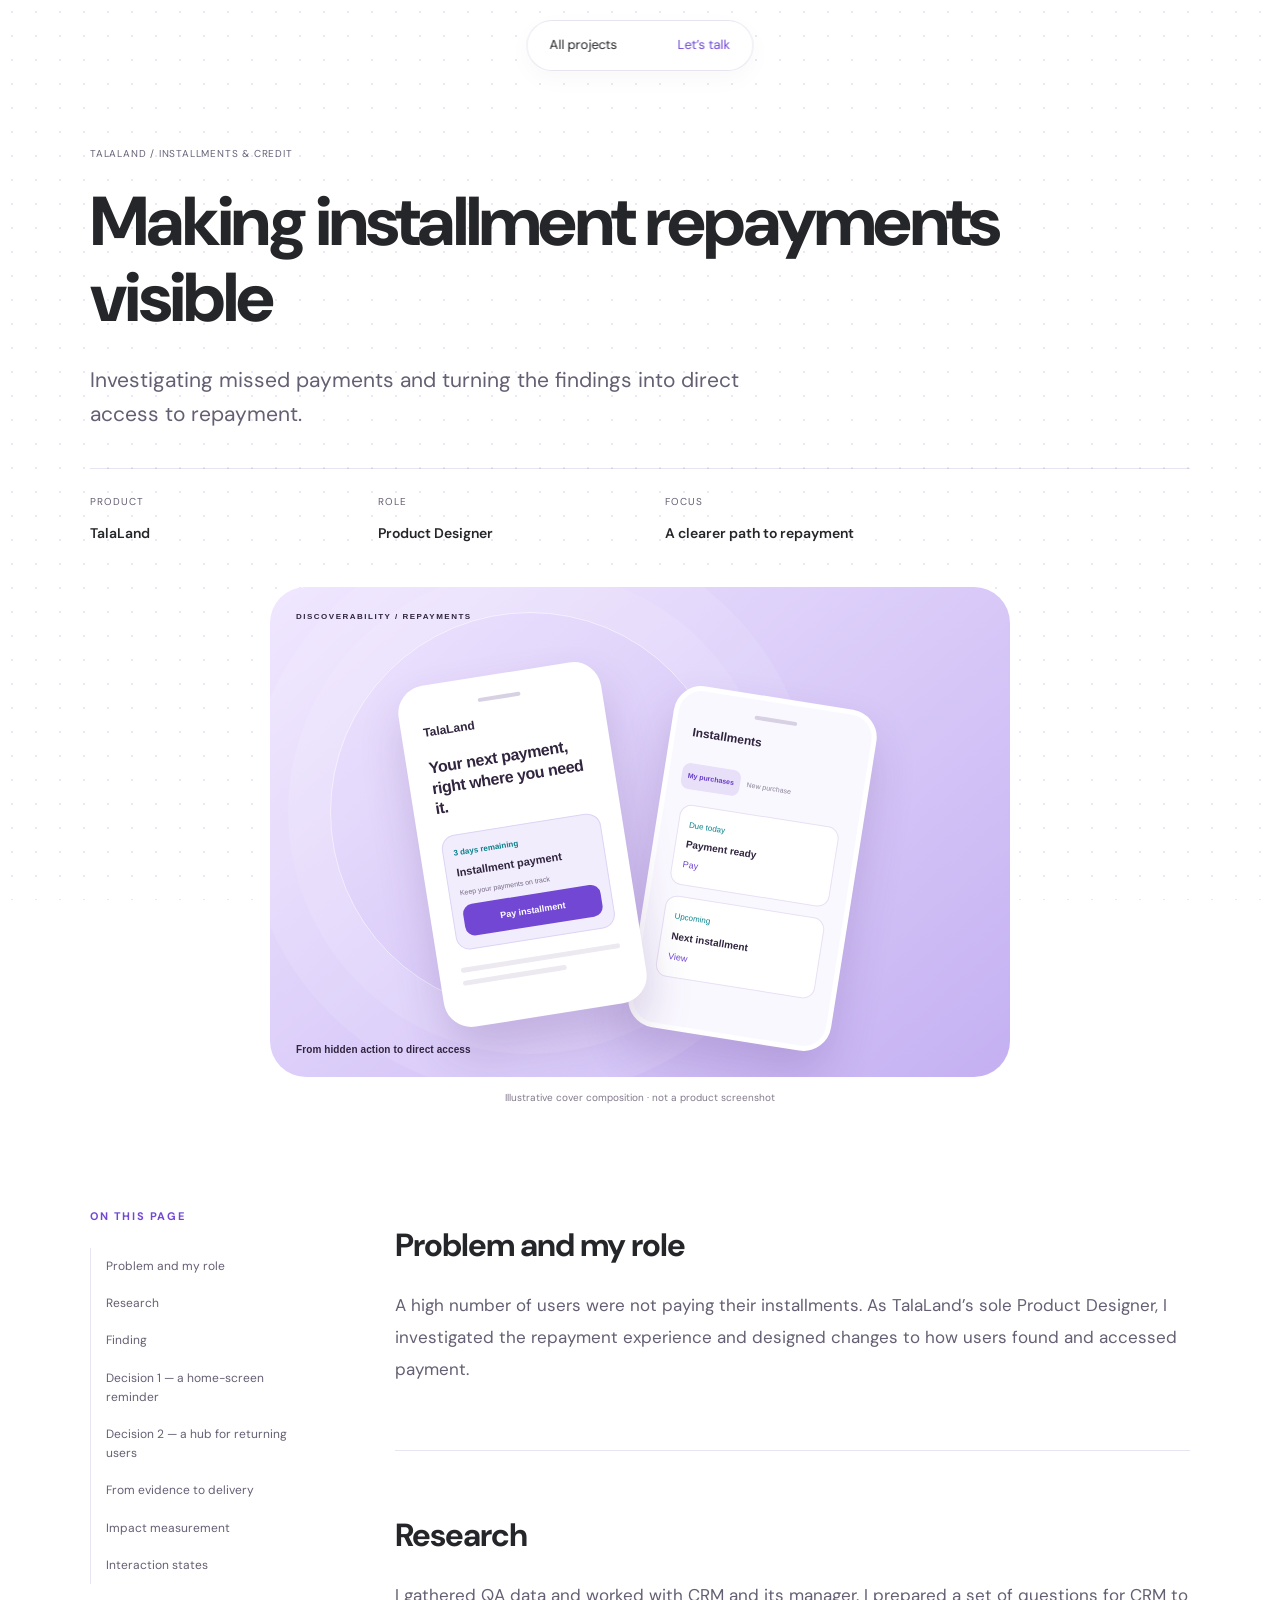
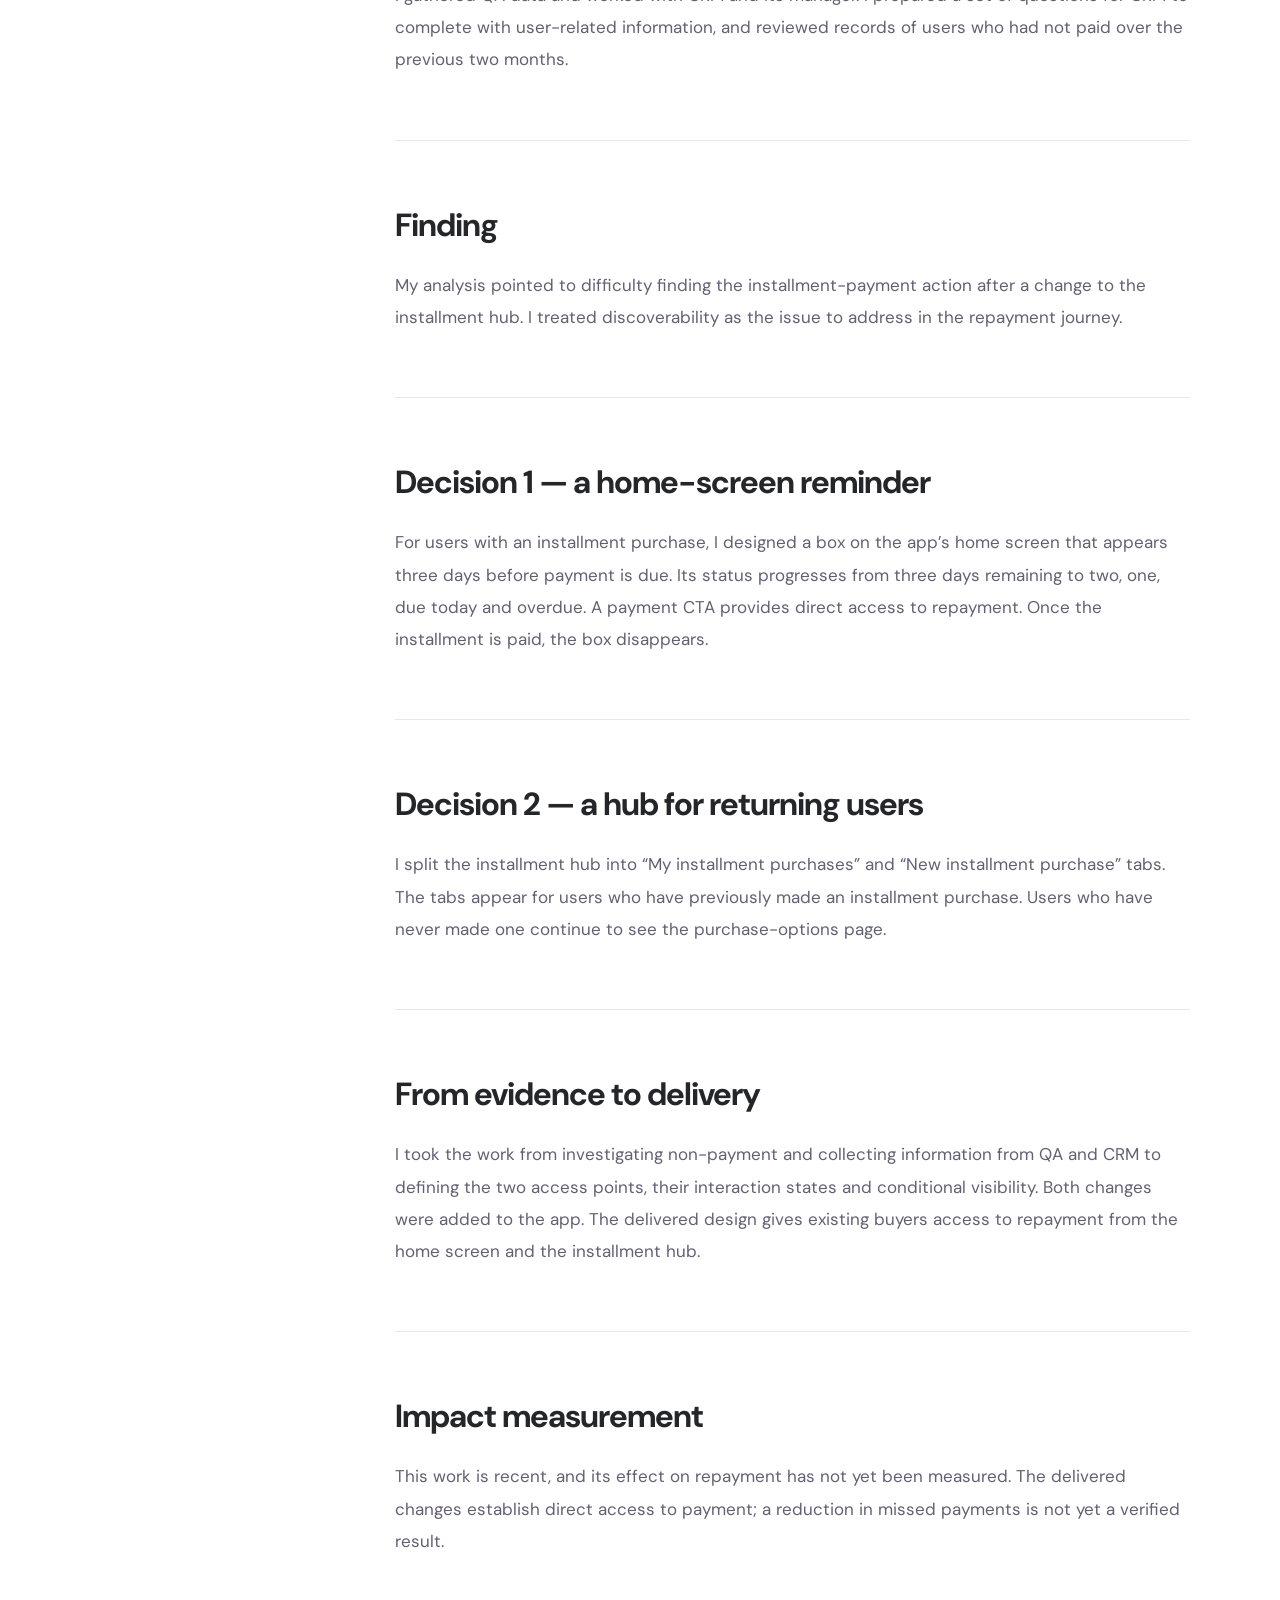
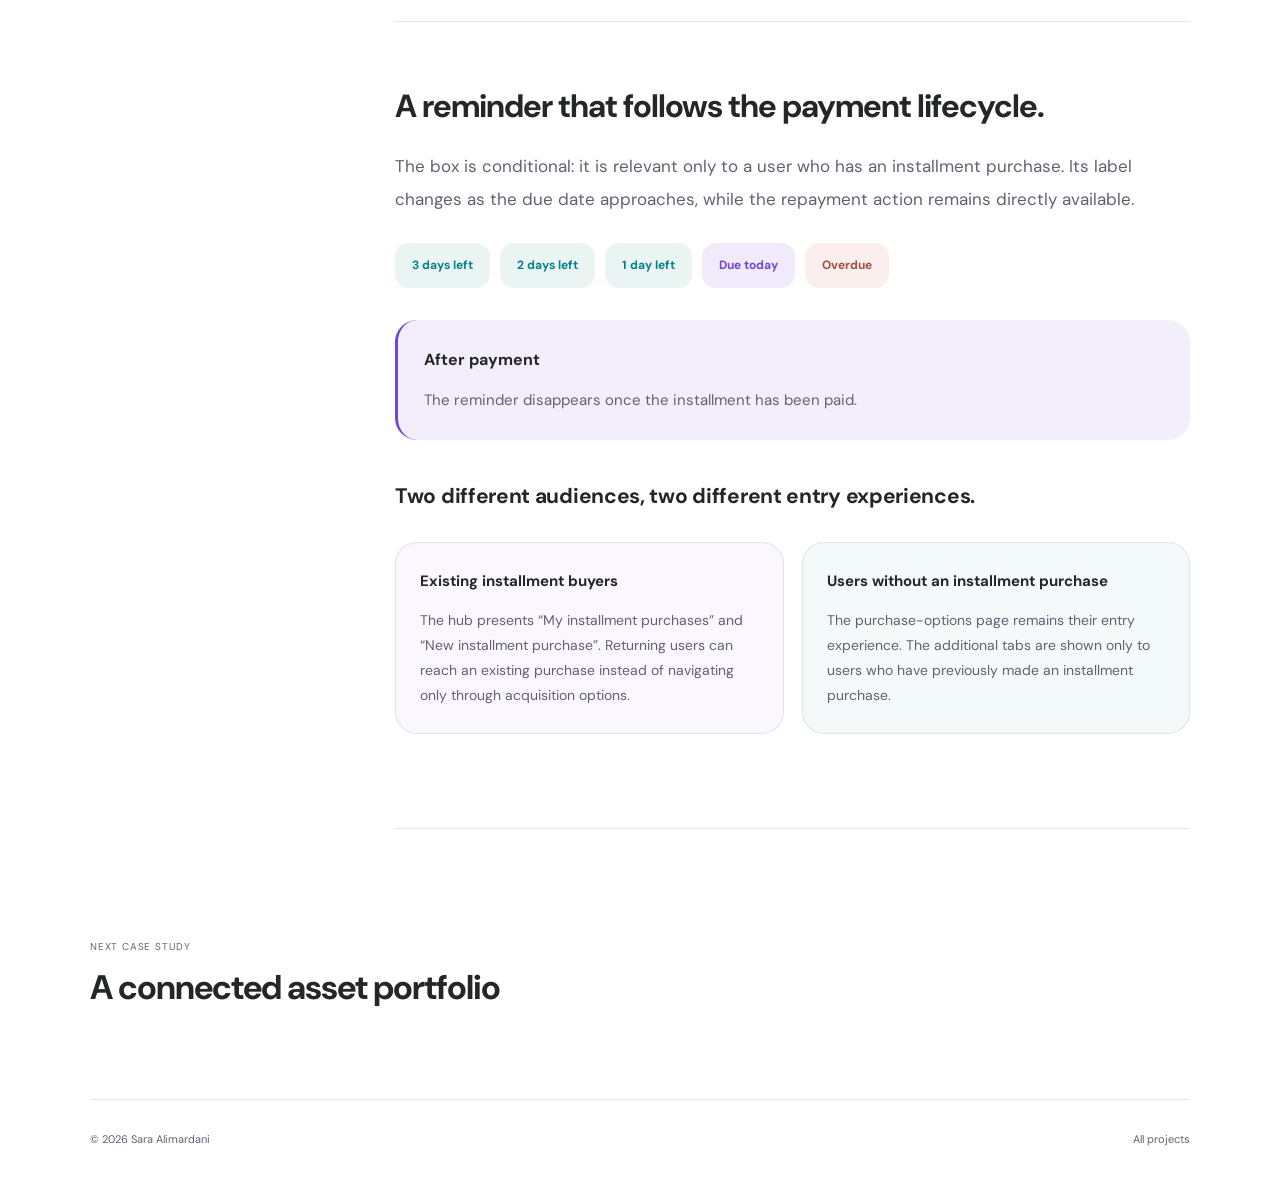
<file: case-installment-repayments.html>
<!DOCTYPE html>

<html lang="en"><head><meta charset="utf-8"/><meta content="width=device-width,initial-scale=1" name="viewport"/><meta content="#ffffff" name="theme-color"/><meta content="Investigating missed payments and turning the findings into direct access to repayment." name="description"/><title>Making installment repayments visible — Sara Alimardani</title><link href="case-current.css" rel="stylesheet"/><link href="https://fonts.googleapis.com" rel="preconnect"/><link crossorigin="" href="https://fonts.gstatic.com" rel="preconnect"/><link href="https://fonts.googleapis.com/css2?family=DM+Sans:wght@400;500;600;700;800&amp;display=swap" rel="stylesheet"/><link href="hero-patterns.css?v=text-fade-2" rel="stylesheet"/></head><body class="case-page" data-pattern="dots"><a class="skip" href="#case-content">Skip to case study</a><div class="case-nav"><a href="index.html#case-studies"> All projects</a><a href="mailto:sarah.alimardani2022@gmail.com">Let’s talk </a></div><main><div class="case-intro wrap"><p class="eyebrow">TALALAND / INSTALLMENTS &amp; CREDIT</p><h1>Making installment repayments visible</h1><p class="case-deck">Investigating missed payments and turning the findings into direct access to repayment.</p><div class="case-facts"><div><span>Product</span><b>TalaLand</b></div><div><span>Role</span><b>Product Designer</b></div><div><span>Focus</span><b>A clearer path to repayment</b></div></div><div aria-hidden="true" class="project-art art-installments"><span class="art-kicker">DISCOVERABILITY / REPAYMENTS</span><div class="art-orbit"></div><div class="mini-phone phone-home"><div class="phone-notch"></div><span class="mini-brand">TalaLand</span><div class="mini-greeting">Your next payment,<br/>right where you need it.</div><div class="reminder"><span class="mini-status">3 days remaining</span><b>Installment payment</b><span class="mini-muted">Keep your payments on track</span><span class="mini-cta">Pay installment </span></div><div class="mini-lines"><i></i><i></i></div></div><div class="mini-phone phone-hub"><div class="phone-notch"></div><span class="mini-brand">Installments</span><div class="mini-tabs"><b>My purchases</b><span>New purchase</span></div><div class="mini-payment"><span>Due today</span><b>Payment ready</b><i>Pay </i></div><div class="mini-payment"><span>Upcoming</span><b>Next installment</b><i>View </i></div></div><span class="art-caption">From hidden action to direct access</span></div><p class="cover-disclosure">Illustrative cover composition · not a product screenshot</p></div><div class="case-layout wrap"><aside aria-label="On this page"><span class="section-label">ON THIS PAGE</span><a href="#chapter-0">Problem and my role</a><a href="#chapter-1">Research</a><a href="#chapter-2">Finding</a><a href="#chapter-3">Decision 1 — a home-screen reminder</a><a href="#chapter-4">Decision 2 — a hub for returning users</a><a href="#chapter-5">From evidence to delivery</a><a href="#chapter-6">Impact measurement</a><a href="#states">Interaction states</a></aside><details class="case-mobile-toc"><summary>On this page <span>+</span></summary><a href="#chapter-0">Problem and my role</a><a href="#chapter-1">Research</a><a href="#chapter-2">Finding</a><a href="#chapter-3">Decision 1 — a home-screen reminder</a><a href="#chapter-4">Decision 2 — a hub for returning users</a><a href="#chapter-5">From evidence to delivery</a><a href="#chapter-6">Impact measurement</a><a href="#states">Interaction states</a></details><div class="case-content" id="case-content"><section id="chapter-0"><h2>Problem and my role</h2><p>A high number of users were not paying their installments. As TalaLand’s sole Product Designer, I investigated the repayment experience and designed changes to how users found and accessed payment.</p></section><section id="chapter-1"><h2>Research</h2><p>I gathered QA data and worked with CRM and its manager. I prepared a set of questions for CRM to complete with user-related information, and reviewed records of users who had not paid over the previous two months.</p></section><section id="chapter-2"><h2>Finding</h2><p>My analysis pointed to difficulty finding the installment-payment action after a change to the installment hub. I treated discoverability as the issue to address in the repayment journey.</p></section><section id="chapter-3"><h2>Decision 1 — a home-screen reminder</h2><p>For users with an installment purchase, I designed a box on the app’s home screen that appears three days before payment is due. Its status progresses from three days remaining to two, one, due today and overdue. A payment CTA provides direct access to repayment. Once the installment is paid, the box disappears.</p></section><section id="chapter-4"><h2>Decision 2 — a hub for returning users</h2><p>I split the installment hub into “My installment purchases” and “New installment purchase” tabs. The tabs appear for users who have previously made an installment purchase. Users who have never made one continue to see the purchase-options page.</p></section><section id="chapter-5"><h2>From evidence to delivery</h2><p>I took the work from investigating non-payment and collecting information from QA and CRM to defining the two access points, their interaction states and conditional visibility. Both changes were added to the app. The delivered design gives existing buyers access to repayment from the home screen and the installment hub.</p></section><section id="chapter-6"><h2>Impact measurement</h2><p>This work is recent, and its effect on repayment has not yet been measured. The delivered changes establish direct access to payment; a reduction in missed payments is not yet a verified result.</p></section><section id="states"><h2>A reminder that follows the payment lifecycle.</h2><p>The box is conditional: it is relevant only to a user who has an installment purchase. Its label changes as the due date approaches, while the repayment action remains directly available.</p><div class="state-sequence"><span>3 days left</span><span>2 days left</span><span>1 day left</span><span>Due today</span><span>Overdue</span></div><div class="case-note"><b>After payment</b><p>The reminder disappears once the installment has been paid.</p></div><h3>Two different audiences, two different entry experiences.</h3><div class="decision-grid"><article><b>Existing installment buyers</b><p>The hub presents “My installment purchases” and “New installment purchase”. Returning users can reach an existing purchase instead of navigating only through acquisition options.</p></article><article><b>Users without an installment purchase</b><p>The purchase-options page remains their entry experience. The additional tabs are shown only to users who have previously made an installment purchase.</p></article></div></section></div></div><div class="next-case wrap"><p class="eyebrow">NEXT CASE STUDY</p><a href="case-asset-portfolio.html"><h2>A connected asset portfolio</h2><span></span></a></div></main><footer class="wrap"><span>© 2026 Sara Alimardani</span><a href="index.html#case-studies">All projects</a></footer></body></html>
</file>
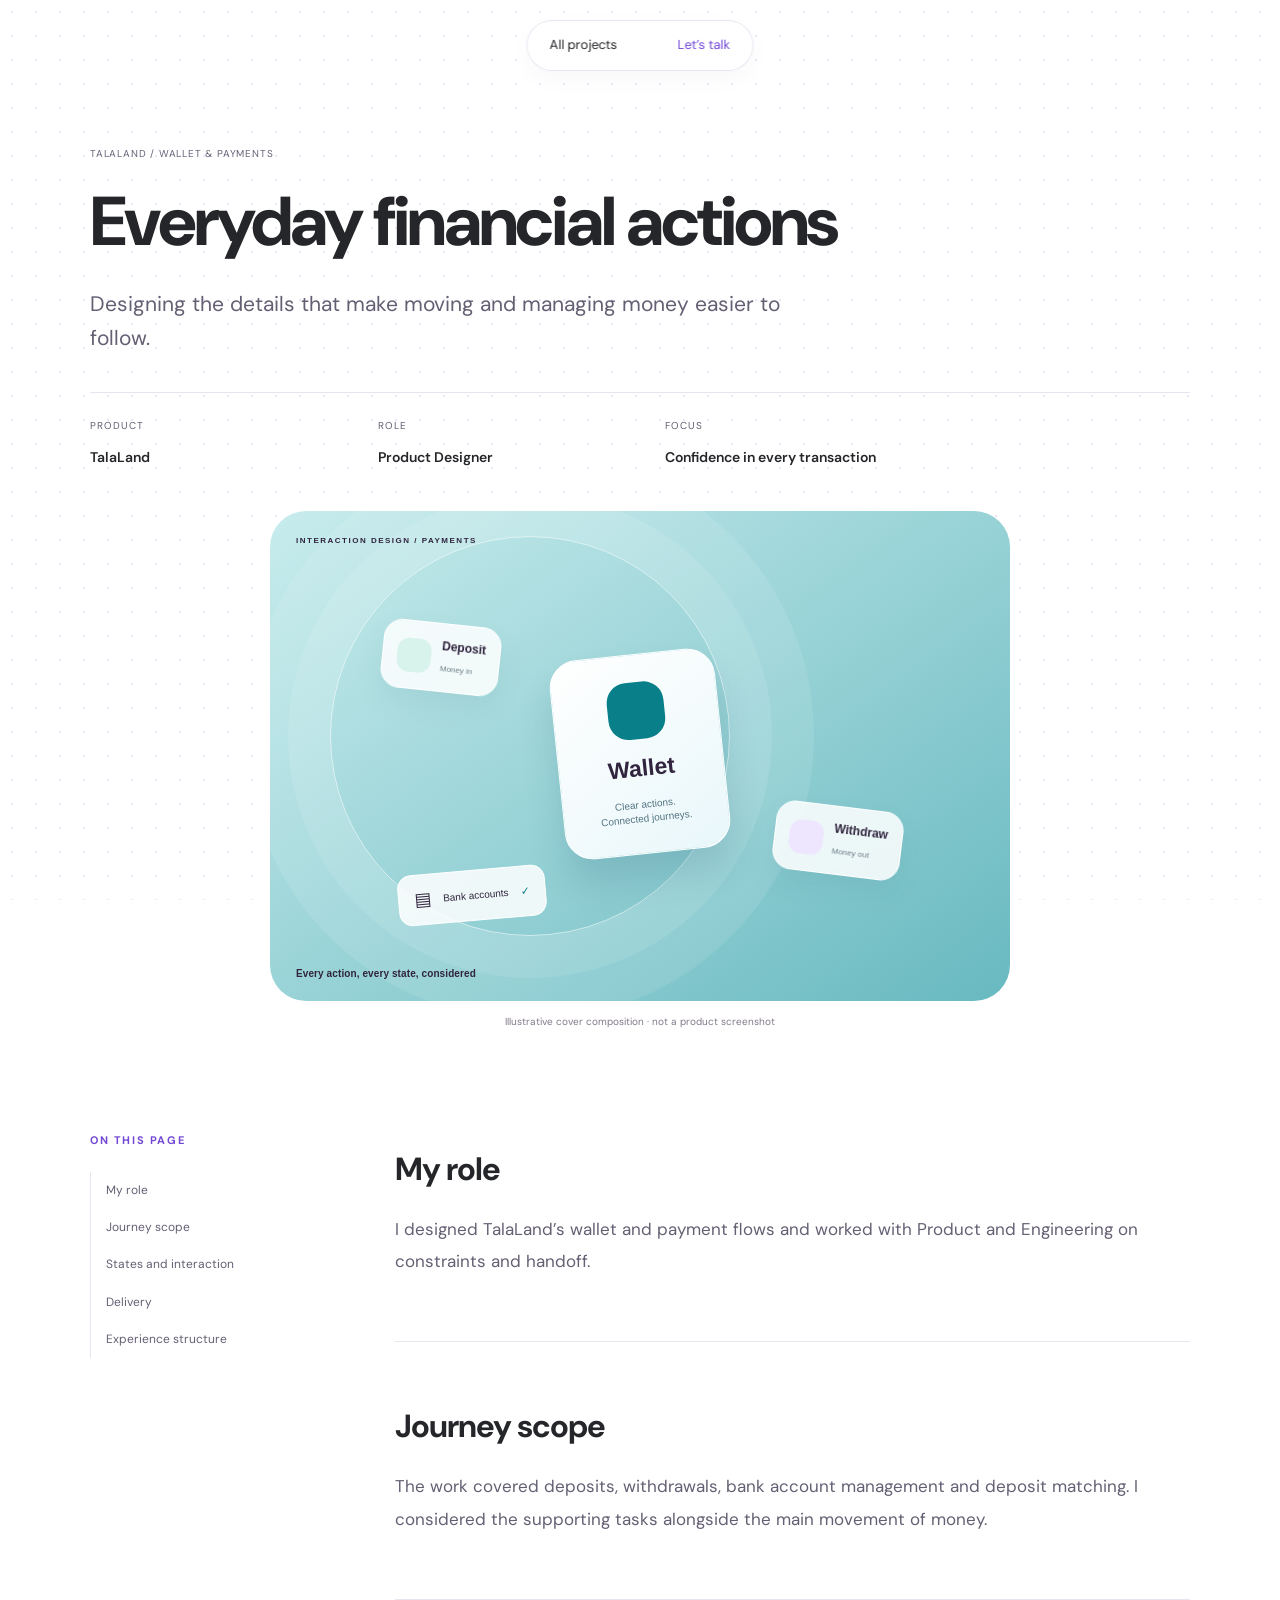
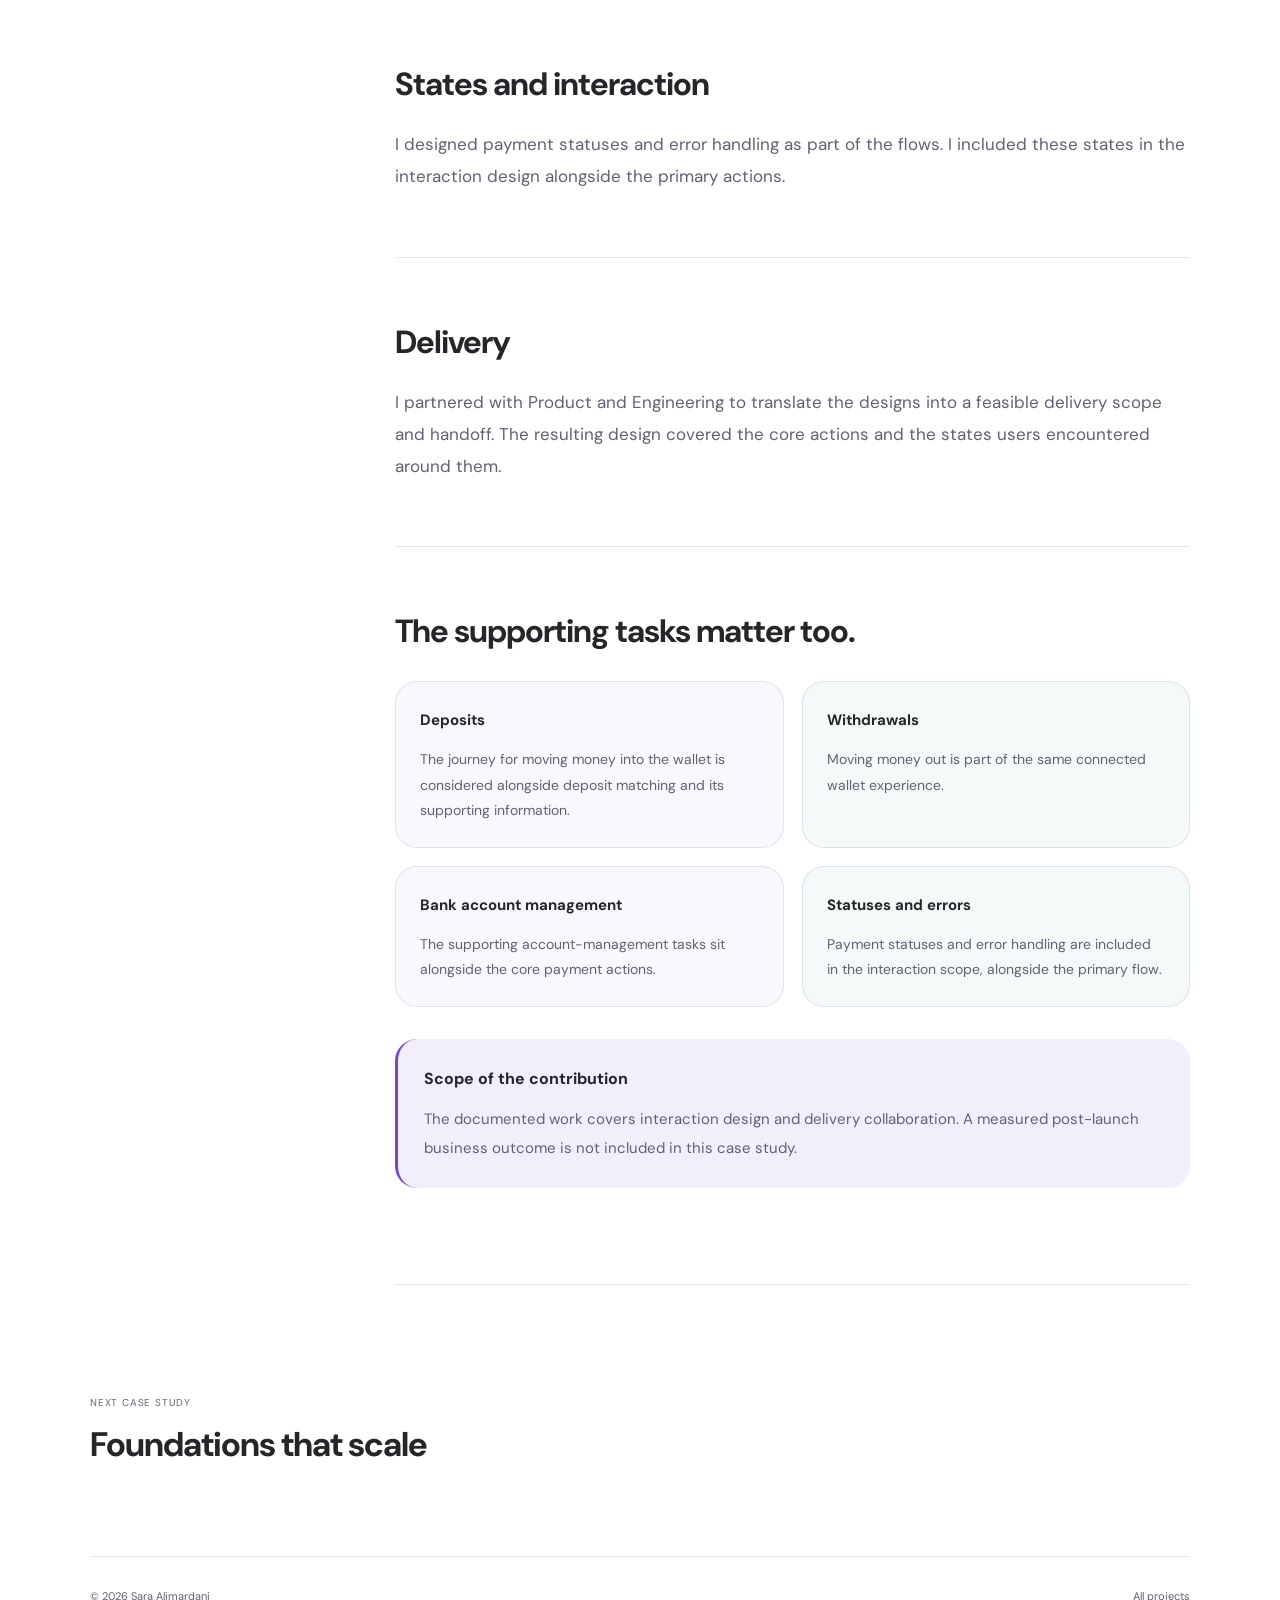
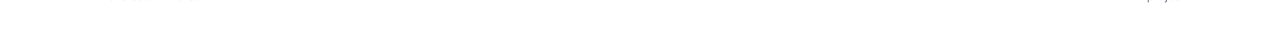
<file: case-wallet-payments.html>
<!DOCTYPE html>

<html lang="en"><head><meta charset="utf-8"/><meta content="width=device-width,initial-scale=1" name="viewport"/><meta content="#ffffff" name="theme-color"/><meta content="Designing the details that make moving and managing money easier to follow." name="description"/><title>Everyday financial actions — Sara Alimardani</title><link href="case-current.css" rel="stylesheet"/><link href="https://fonts.googleapis.com" rel="preconnect"/><link crossorigin="" href="https://fonts.gstatic.com" rel="preconnect"/><link href="https://fonts.googleapis.com/css2?family=DM+Sans:wght@400;500;600;700;800&amp;display=swap" rel="stylesheet"/><link href="hero-patterns.css?v=text-fade-2" rel="stylesheet"/></head><body class="case-page" data-pattern="dots"><a class="skip" href="#case-content">Skip to case study</a><div class="case-nav"><a href="index.html#case-studies"> All projects</a><a href="mailto:sarah.alimardani2022@gmail.com">Let’s talk </a></div><main><div class="case-intro wrap"><p class="eyebrow">TALALAND / WALLET &amp; PAYMENTS</p><h1>Everyday financial actions</h1><p class="case-deck">Designing the details that make moving and managing money easier to follow.</p><div class="case-facts"><div><span>Product</span><b>TalaLand</b></div><div><span>Role</span><b>Product Designer</b></div><div><span>Focus</span><b>Confidence in every transaction</b></div></div><div aria-hidden="true" class="project-art art-wallet"><span class="art-kicker">INTERACTION DESIGN / PAYMENTS</span><div class="art-orbit"></div><div class="wallet-illustration"><div class="transfer-chip chip-in"><span></span><div><b>Deposit</b><small>Money in</small></div></div><div class="wallet-core"><span class="wallet-symbol"></span><b>Wallet</b><small>Clear actions.<br/>Connected journeys.</small></div><div class="transfer-chip chip-out"><span></span><div><b>Withdraw</b><small>Money out</small></div></div><div class="bank-chip">▤ <span>Bank accounts</span><b>✓</b></div></div><span class="art-caption">Every action, every state, considered</span></div><p class="cover-disclosure">Illustrative cover composition · not a product screenshot</p></div><div class="case-layout wrap"><aside aria-label="On this page"><span class="section-label">ON THIS PAGE</span><a href="#chapter-0">My role</a><a href="#chapter-1">Journey scope</a><a href="#chapter-2">States and interaction</a><a href="#chapter-3">Delivery</a><a href="#structure">Experience structure</a></aside><details class="case-mobile-toc"><summary>On this page <span>+</span></summary><a href="#chapter-0">My role</a><a href="#chapter-1">Journey scope</a><a href="#chapter-2">States and interaction</a><a href="#chapter-3">Delivery</a><a href="#structure">Experience structure</a></details><div class="case-content" id="case-content"><section id="chapter-0"><h2>My role</h2><p>I designed TalaLand’s wallet and payment flows and worked with Product and Engineering on constraints and handoff.</p></section><section id="chapter-1"><h2>Journey scope</h2><p>The work covered deposits, withdrawals, bank account management and deposit matching. I considered the supporting tasks alongside the main movement of money.</p></section><section id="chapter-2"><h2>States and interaction</h2><p>I designed payment statuses and error handling as part of the flows. I included these states in the interaction design alongside the primary actions.</p></section><section id="chapter-3"><h2>Delivery</h2><p>I partnered with Product and Engineering to translate the designs into a feasible delivery scope and handoff. The resulting design covered the core actions and the states users encountered around them.</p></section><section id="structure"><h2>The supporting tasks matter too.</h2><div class="decision-grid"><article><b>Deposits</b><p>The journey for moving money into the wallet is considered alongside deposit matching and its supporting information.</p></article><article><b>Withdrawals</b><p>Moving money out is part of the same connected wallet experience.</p></article><article><b>Bank account management</b><p>The supporting account-management tasks sit alongside the core payment actions.</p></article><article><b>Statuses and errors</b><p>Payment statuses and error handling are included in the interaction scope, alongside the primary flow.</p></article></div><div class="case-note"><b>Scope of the contribution</b><p>The documented work covers interaction design and delivery collaboration. A measured post-launch business outcome is not included in this case study.</p></div></section></div></div><div class="next-case wrap"><p class="eyebrow">NEXT CASE STUDY</p><a href="case-design-system.html"><h2>Foundations that scale</h2><span></span></a></div></main><footer class="wrap"><span>© 2026 Sara Alimardani</span><a href="index.html#case-studies">All projects</a></footer></body></html>
</file>
<file: style.css>
:root{--accent:#03B0A5;--ink:#252629;--role:#087D75;--muted:#626469;font-family:'DM Sans',Arial,sans-serif;color-scheme:light;font-synthesis:none}
*{box-sizing:border-box}html{scroll-behavior:smooth}body{margin:0;background:#fff;color:var(--ink);-webkit-font-smoothing:antialiased}a{color:inherit;text-decoration:none}a:focus-visible{outline:2px solid var(--role);outline-offset:6px;border-radius:4px}::selection{background:#b9ece5;color:#173D39}
.site-header{width:min(1100px,calc(100% - 80px));margin:0 auto;display:flex;justify-content:space-between;align-items:center;padding:28px 0;gap:24px}
.brand{font-size:17px;line-height:1.05;font-weight:800;letter-spacing:-.6px}.brand-dot{color:var(--accent)}nav{display:flex;gap:32px;align-items:center}nav a{font-size:16px;font-weight:500;line-height:1.5;padding:8px 0;position:relative;white-space:nowrap}nav a:not(.resume-link):after{content:'';position:absolute;left:0;right:0;bottom:1px;height:2px;background:var(--accent);transform:scaleX(0);transform-origin:left;transition:transform .2s}nav a.active:after,nav a:hover:after{transform:scaleX(1)}nav a:hover{color:var(--ink)}.resume-link{padding:9px 17px;border:1px solid #C7EAE6;border-radius:100px;display:flex;gap:12px;align-items:center;background:#f7fcfb}.resume-link span{color:var(--role)}.resume-link:hover{background:#ebf8f6}
.hero{padding:48px 24px 90px;min-height:560px;display:grid;place-items:center;text-align:center}.hero-content{width:100%;max-width:1100px}.portrait{display:block;width:176px;height:176px;object-fit:cover;border:0;border-radius:50%;margin:0 auto 25px}.name{font-size:28px;line-height:1.3;letter-spacing:-.7px;font-weight:700;margin:0 0 22px}h1{font-size:clamp(36px,4.7vw,64px);font-weight:700;line-height:1.18;letter-spacing:-2px;color:var(--role);margin:0;min-height:1.18em;white-space:nowrap}.cursor{display:inline-block;width:3px;height:.88em;background:var(--accent);margin-left:6px;vertical-align:-.06em;animation:blink 1s step-end infinite}.tagline{font-size:23px;font-weight:500;line-height:1.55;letter-spacing:-.3px;margin:27px auto 0;color:var(--ink)}.mobile-break{display:none}@keyframes blink{50%{opacity:0}}
@media(max-width:800px){.site-header{width:calc(100% - 48px)}nav{gap:22px}.hero{padding-top:40px;padding-bottom:75px;min-height:540px}.tagline{font-size:21px}}
@media(max-width:560px){.site-header{width:calc(100% - 36px);flex-direction:column;align-items:center;gap:22px;padding:24px 0 17px}.brand{font-size:16px;text-align:center}.brand br{display:none}.brand br:after{content:' '}.brand{word-spacing:2px}nav{gap:22px;width:100%;justify-content:center}nav a{font-size:13px}.resume-link{padding:7px 11px;gap:7px}.hero{padding:28px 18px 65px;min-height:445px}.portrait{width:148px;height:148px;margin-bottom:22px}.name{font-size:24px;letter-spacing:-.4px;margin-bottom:20px}h1{font-size:clamp(19px,6vw,31px);letter-spacing:-.8px}.tagline{font-size:19px;margin-top:25px;max-width:330px}.mobile-break{display:block}}
@media(max-width:380px){nav{gap:16px}nav a{font-size:12px}h1{font-size:20px}}
@media(prefers-reduced-motion:reduce){html{scroll-behavior:auto}.cursor{animation:none}nav a:after{transition:none}}

/* Case studies: full-width editorial rows, following the approved reference. */
.wrap{width:min(1100px,calc(100% - 80px));margin:0 auto}
.case-studies{padding-top:12px;padding-bottom:80px;scroll-margin-top:24px}
.case-studies>h2{font-size:24px;font-weight:700;line-height:1.3;letter-spacing:-.5px;margin:0 0 30px}
.case-list{background:#DFEFEB;border-radius:28px;padding:20px;display:grid;gap:20px}
.case-row{display:grid;grid-template-columns:minmax(0,1fr) minmax(0,1fr);gap:28px;background:#fff;border-radius:20px;padding:20px;align-items:center;transition:box-shadow .2s;overflow:hidden}
.case-row:hover{box-shadow:0 8px 28px #26463d10}.case-row:focus-visible{outline:2px solid #087D75;outline-offset:5px;border-radius:20px}
.case-cover{position:relative;min-width:0;overflow:hidden;border-radius:16px}
.case-summary{display:flex;flex-direction:column;align-items:start;padding:10px 0;min-width:0}
.case-category{font-size:11px;font-weight:700;letter-spacing:1px;line-height:1.4;color:#626469;margin:0 0 16px}
.case-summary h3{font-size:28px;font-weight:700;line-height:1.25;letter-spacing:-.8px;margin:0 0 20px;color:#252629}
.case-description{font-size:19px;line-height:1.65;font-weight:400;color:#5D6064;margin:0 0 23px}
.case-tags{display:flex;flex-wrap:wrap;gap:7px;margin-bottom:26px}.case-tags>span{border:1px solid #C9D6D2;border-radius:100px;padding:5px 10px;color:#4c5653;font-size:12px;line-height:1.3}
.case-button{display:block;width:100%;text-align:center;border-radius:100px;background:#03B0A5;color:#122F2C;padding:14px 18px;font-size:15px;font-weight:600;transition:background .2s}.case-row:hover .case-button{background:#11BBAE}
.cover-note{position:absolute;right:14px;bottom:10px;background:#ffffffd9;padding:3px 7px;border-radius:8px;color:#5d6a66;font-size:8px;z-index:4}
.project-art{height:420px;position:relative;overflow:hidden;isolation:isolate;line-height:1.4;font-family:Manrope,'Avenir Next',sans-serif;color:#30243e}
.art-kicker{position:absolute;top:24px;left:26px;font-size:8px;font-weight:800;letter-spacing:1.5px;z-index:3}
.art-caption{position:absolute;bottom:20px;left:26px;font-size:10px;letter-spacing:.1px;font-weight:600;z-index:3}
.art-orbit{position:absolute;width:400px;height:400px;border:1px solid #ffffff99;border-radius:50%;left:60px;top:25px;z-index:-1;box-shadow:0 0 0 42px #ffffff18,0 0 0 84px #ffffff18}
.art-installments{background:linear-gradient(140deg,#e7f7f4,#a6ddd5)}
.mini-phone{position:absolute;width:185px;height:310px;padding:20px 13px;background:#fff;border:5px solid #fff;border-radius:28px;box-shadow:0 25px 45px #49277430;top:68px;font-size:10px}
.phone-home{left:52px;transform:rotate(-9deg);z-index:2}.phone-hub{left:244px;top:97px;transform:rotate(9deg);background:#f7fcfb}
.phone-notch{width:43px;height:4px;border-radius:9px;background:#c4dcd8;margin:-7px auto 14px}.mini-brand{font-weight:800;font-size:12px}.mini-greeting{font-size:16px;letter-spacing:-.4px;font-weight:800;line-height:1.3;margin:17px 0}
.reminder{background:#e9f7f4;border:1px solid #c3e3dd;padding:12px 10px;border-radius:14px;display:flex;flex-direction:column;gap:7px}.mini-status{color:#087f89;font-size:8px;font-weight:800}.reminder b{font-size:11px}.mini-muted{font-size:7px;color:#756784}.mini-cta{background:#057F77;color:white;padding:10px;border-radius:10px;text-align:center;font-size:9px;font-weight:700;display:block}.mini-lines{margin-top:17px}.mini-lines i{display:block;height:5px;background:#e8f0ee;border-radius:9px;margin:8px 0}.mini-lines i:last-child{width:65%}
.mini-tabs{display:flex;gap:7px;align-items:center;margin:22px -4px 15px;font-size:7px}.mini-tabs b{background:#d9eeea;color:#057F77;padding:8px 6px;border-radius:8px}.mini-tabs>span{color:#697974}.mini-payment{background:#fff;padding:14px 10px;border:1px solid #d8e8e4;border-radius:12px;margin-top:11px;display:grid;gap:7px}.mini-payment>span{color:#0b848d;font-size:8px}.mini-payment b{font-size:10px}.mini-payment i{font-style:normal;color:#057F77;font-size:9px}
.art-assets{background:linear-gradient(145deg,#ecf9f6,#b1ded6)}.art-assets .art-orbit{left:100px;top:80px}
.portfolio-panel{position:absolute;top:75px;left:36px;right:36px;background:linear-gradient(140deg,#fff,#f8fffd);border:1px solid white;border-radius:25px;box-shadow:0 26px 45px #225e5925;padding:22px 22px 18px;transform:rotate(-4deg)}.asset-heading{font-weight:800;font-size:25px;letter-spacing:-1px;line-height:1.15;margin-top:13px}.asset-showcase{display:flex;gap:10px;margin-top:8px}.asset-showcase>div{flex:1;text-align:center;font-size:10px;font-weight:700}.asset-showcase img{width:100%;height:112px;object-fit:contain;display:block;filter:drop-shadow(0 12px 7px #20393c15)}.asset-legend{border-top:1px solid #deeeea;display:flex;gap:20px;padding-top:13px;margin-top:12px;font-size:8px;color:#617e79}.asset-legend span{display:flex;gap:6px;align-items:center}.asset-legend i{width:6px;height:6px;background:#087f89;border-radius:50%}.asset-legend span:last-child i{background:#b3a2d5}
.art-wallet{background:linear-gradient(145deg,#e1f5f0,#9ad8ce)}.wallet-illustration{position:absolute;inset:65px 18px 45px}.wallet-core{width:166px;height:200px;position:absolute;left:50%;top:43px;transform:translateX(-50%) rotate(-6deg);border:1px solid #fff;border-radius:28px;background:linear-gradient(145deg,#fff,#e9f7fa);display:flex;align-items:center;flex-direction:column;justify-content:center;gap:13px;box-shadow:0 24px 35px #154b6227}.wallet-symbol{display:grid;place-items:center;width:57px;height:57px;border-radius:20px;color:white;background:#087f89;font-size:37px}.wallet-core b{font-size:23px;font-weight:800}.wallet-core small{text-align:center;font-size:10px;color:#537481}.transfer-chip{position:absolute;display:flex;gap:10px;align-items:center;background:#ffffffd9;backdrop-filter:blur(10px);border:1px solid white;padding:14px;border-radius:19px;box-shadow:0 13px 28px #28536414;z-index:2}.transfer-chip>span{width:34px;height:34px;border-radius:12px;display:grid;place-items:center;background:#d8f3ec;color:#087f89;font-size:23px}.transfer-chip b{font-size:12px;display:block}.transfer-chip small{font-size:8px;color:#6b7e87}.chip-in{top:12px;left:12px;transform:rotate(6deg)}.chip-out{top:195px;right:8px;transform:rotate(7deg)}.chip-out>span{background:#dcefe9;color:#057F77}.bank-chip{position:absolute;left:28px;top:259px;display:flex;align-items:center;gap:12px;background:#ffffffd9;padding:12px 15px;border:1px solid white;border-radius:14px;font-size:18px;transform:rotate(-5deg)}.bank-chip span{font-size:10px}.bank-chip b{font-size:11px;color:#087f89}
.art-system{background:linear-gradient(145deg,#e9f6f2,#bedfd4)}.system-canvas{position:absolute;inset:76px 42px 50px;display:grid;grid-template-columns:1fr 1fr;gap:12px;transform:rotate(-5deg)}.system-canvas>div{border-radius:19px;background:#ffffffec;border:1px solid white;box-shadow:0 12px 24px #326a5810;padding:17px;position:relative}.type-tile b{font-size:55px;font-weight:800;line-height:1;letter-spacing:-5px;color:#057F77}.type-tile span,.color-tile span{display:block;font-size:9px;margin-top:10px;color:#60706c}.color-tile{display:flex;align-items:start;justify-content:center;gap:7px;flex-wrap:wrap}.color-tile i{display:block;height:60px;width:25%;border-radius:12px;background:#057F77}.color-tile i:nth-child(2){background:#087f89}.color-tile i:nth-child(3){background:#e9efec}.color-tile span{flex-basis:100%;margin-top:0}.component-tile{grid-column:1/2}.component-tile>div{display:flex;gap:9px;margin-top:12px;align-items:center}.toggle-demo{width:31px;height:17px;border-radius:20px;background:#087f89;position:relative}.toggle-demo:after{content:'';position:absolute;right:3px;top:3px;width:11px;height:11px;border-radius:50%;background:white}.pill-demo{font-size:7px;color:#057F77;background:#dcefe9;border-radius:30px;padding:5px 8px}.component-tile small{display:block;margin-top:15px;font-size:8px;color:#60706c}.responsive-tile{display:flex;gap:8px;align-items:start;flex-wrap:wrap}.responsive-tile>div{width:65%;height:49px;border:2px solid #8db6aa;border-radius:5px;background:linear-gradient(#e4f0ea 20%,transparent 20%)}.responsive-tile>div:nth-child(2){width:23%;height:56px;border-radius:7px}.responsive-tile span{font-size:10px;line-height:1.3;font-weight:700;margin-top:7px}

.project-art{height:410px;color:#252629}.art-kicker{color:#454f4b}.art-caption{color:#454f4b;bottom:27px;font-size:9px}.mini-cta{color:white}.phone-home{left:27px}.phone-hub{left:217px}.portfolio-panel{left:24px;right:24px}.system-canvas{inset:75px 28px 50px}.transfer-chip>span:empty{display:none}.wallet-symbol{font-weight:700;font-size:30px}
@media(max-width:1000px){.case-row{gap:22px;padding:18px}.case-summary h3{font-size:25px}.case-description{font-size:17px}.project-art{height:400px}.mini-phone{width:160px;height:285px}.phone-home{left:18px}.phone-hub{left:184px;top:88px}.mini-greeting{font-size:14px}}
@media(max-width:800px){.wrap{width:calc(100% - 48px)}.case-row{grid-template-columns:1fr;gap:20px}.case-cover{width:100%}.case-summary{padding:3px 4px 5px}.project-art{height:420px}.phone-home{left:calc(50% - 195px)}.phone-hub{left:calc(50% + 5px)}.mini-phone{width:185px;height:310px}.portfolio-panel{left:50px;right:50px}.system-canvas{inset:75px 80px 50px}.wallet-illustration{inset:65px 65px 45px}.case-summary h3{font-size:28px}.case-description{font-size:18px}.case-category{margin-bottom:12px}.case-tags{margin-bottom:22px}}
@media(max-width:560px){.wrap{width:calc(100% - 36px)}.case-studies{padding-top:6px;padding-bottom:50px}.case-studies>h2{font-size:23px;margin-bottom:24px}.case-list{padding:12px;gap:16px;border-radius:24px}.case-row{padding:12px;gap:20px;border-radius:17px}.case-summary{padding:0 3px 4px}.case-summary h3{font-size:25px;line-height:1.28;margin-bottom:16px}.case-description{font-size:16px;line-height:1.65;margin-bottom:18px}.case-category{font-size:9px}.case-tags{gap:6px;margin-bottom:20px}.case-tags>span{font-size:10px;padding:5px 8px}.case-button{font-size:14px;padding:13px}.project-art{height:340px}.art-kicker{font-size:6px;top:18px;left:15px;letter-spacing:1px}.art-caption{font-size:7px;left:15px;bottom:24px}.mini-phone{width:139px;height:257px;top:48px;padding:14px 9px}.phone-home{left:9px}.phone-hub{left:150px;top:62px}.mini-brand{font-size:9px}.mini-greeting{font-size:12px;margin:12px 0}.reminder{padding:8px 6px;gap:5px}.reminder b{font-size:9px}.mini-muted{font-size:6px}.mini-cta{font-size:8px;padding:8px}.mini-tabs{font-size:6px;gap:4px;margin-top:17px}.mini-tabs b{padding:6px 3px}.mini-payment{padding:10px 7px;margin-top:9px}.mini-payment b{font-size:9px}.mini-lines{margin-top:12px}.portfolio-panel{left:14px;right:14px;top:55px;padding:18px 15px}.asset-heading{font-size:22px}.asset-showcase{gap:4px}.asset-showcase img{height:90px}.wallet-illustration{inset:50px 0 40px}.wallet-core{width:135px;height:180px;top:33px}.chip-in{left:5px;top:9px}.chip-out{right:2px;top:174px}.transfer-chip{padding:11px;gap:6px}.transfer-chip>span{width:24px;height:24px;font-size:16px}.transfer-chip b{font-size:10px}.bank-chip{left:15px;top:231px;padding:10px 12px}.system-canvas{inset:54px 15px 43px;gap:9px}.system-canvas>div{padding:12px}.type-tile b{font-size:43px}.color-tile i{height:43px}.component-tile small{font-size:7px}.responsive-tile span{font-size:9px}.cover-note{font-size:7px;right:10px;bottom:7px}}
@media(prefers-reduced-motion:reduce){.case-row,.case-button{transition:none}}
.project-art{font-family:'DM Sans',Arial,sans-serif}
.case-row.reveal-ready{opacity:0;translate:0 18px;transition:opacity .55s,translate .55s,box-shadow .2s}
.case-row.reveal-ready.is-visible{opacity:1;translate:0 0}
@media(prefers-reduced-motion:reduce){.case-row.reveal-ready{opacity:1;translate:none;transition:none}}
/* Refined proportions: taller cover, stronger title, lighter CTA. */
.case-row{gap:20px;align-items:stretch}
.case-summary{padding:28px 0 0;height:100%}
.case-category{margin-bottom:12px}
.case-summary h3{font-size:34px;line-height:1.25;letter-spacing:-.9px;margin-bottom:18px}
.case-description{margin-bottom:18px}
.case-tags{margin-bottom:18px}
.case-button{margin-top:auto;padding:10px 18px;font-size:14px;font-weight:500;background:#087D75;color:#fff;line-height:1.5}
.case-row:hover .case-button{background:#066F68}
.project-art{height:490px}
.phone-home{top:90px;left:24px}.phone-hub{top:120px;left:218px}
.portfolio-panel{top:113px}
.wallet-illustration{inset:105px 18px 55px}
.system-canvas{inset:95px 28px 75px}
@media(max-width:1000px) and (min-width:801px){.project-art{height:480px}.case-summary{padding-top:20px}.case-summary h3{font-size:30px}.phone-home{top:90px;left:12px}.phone-hub{top:119px;left:182px}}
@media(max-width:800px){.case-row{gap:20px}.case-summary{height:auto;padding:0 4px 0}.case-summary h3{font-size:32px}.case-button{margin-top:0}.project-art{height:470px}.phone-home{left:calc(50% - 195px);top:80px}.phone-hub{left:calc(50% + 5px);top:110px}.portfolio-panel{top:100px}.wallet-illustration{inset:95px 65px 55px}.system-canvas{inset:85px 80px 60px}}
@media(max-width:560px){.case-row{gap:18px}.case-summary{padding:0 3px}.case-summary h3{font-size:28px;line-height:1.25;margin-bottom:16px}.case-description{font-size:16px;margin-bottom:16px}.case-tags{margin-bottom:16px}.case-button{padding:10px 16px;font-size:14px}.project-art{height:380px}.phone-home{left:9px;top:65px}.phone-hub{left:150px;top:88px}.portfolio-panel{top:76px}.wallet-illustration{inset:70px 0 45px}.system-canvas{inset:72px 15px 50px}}
@media(min-width:1001px){.mini-phone{width:205px;height:350px;padding:23px 15px}.asset-heading{font-size:29px}.asset-showcase img{height:130px}.wallet-core{width:185px;height:225px}.wallet-symbol{width:62px;height:62px}.type-tile b{font-size:63px}}
/* Keep related copy and the CTA together; reserve space above the text block. */
.case-summary{padding-top:0}
.case-category{margin-top:auto}
.case-button{margin-top:0}
@media(max-width:800px){.case-category{margin-top:0}}
/* Slightly smaller project descriptions. */
.case-description{font-size:18px}
@media(max-width:1000px) and (min-width:801px){.case-description{font-size:16px}}
@media(max-width:560px){.case-description{font-size:15px}}
/* Sticky navigation keeps the original menu styling. */
html{scroll-padding-top:116px}
.site-header{position:sticky;top:0;z-index:30;background:#fffffff5;backdrop-filter:blur(14px)}
.case-studies{scroll-margin-top:0}
.experience{padding-top:12px;padding-bottom:90px;scroll-margin-top:0}
.experience>h2{font-size:24px;font-weight:700;line-height:1.3;letter-spacing:-.5px;margin:0 0 30px}
.career-stack{position:relative;isolation:isolate}
.career-step{position:sticky;top:var(--stack-top,116px);z-index:var(--layer);margin:0 0 85px}
.career-step:last-child{margin-bottom:0}
.career-card{display:grid;grid-template-columns:245px minmax(0,1fr);gap:34px;padding:32px;border:1px solid #D5E6E1;border-radius:28px;background:#fff;box-shadow:0 10px 35px #26463d08;transform:none}
.career-step:nth-of-type(even) .career-card{background:#F6FBF9}
.career-identity{border-right:1px solid #E1EBE7;padding-right:25px}
.job-top{display:flex;flex-wrap:wrap;gap:10px;align-items:center}.date{font-size:12px;color:#626469;line-height:1.5}.status{font-size:10px;background:#E2F2ED;padding:4px 9px;border-radius:100px;color:#3B514B;line-height:1.4}
.career-identity h3{font-size:26px;line-height:1.25;letter-spacing:-.5px;font-weight:700;color:#252629;margin:18px 0 9px}
.career-identity .company{font-size:18px;font-weight:600;color:#252629;margin:0;line-height:1.5}
.career-body>p{font-size:16px;line-height:1.7;color:#5D6064;margin:0 0 18px}
.career-body ul{font-size:16px;line-height:1.7;color:#5D6064;padding-left:18px;margin:0}.career-body li+li{margin-top:9px}.career-body li::marker{color:#03B0A5}
.career-body .tags{display:flex;flex-wrap:wrap;gap:7px;margin-top:22px}.career-body .tags>span{font-size:11px;line-height:1.4;color:#626469;background:#fff;border:1px solid #DCE6E2;border-radius:100px;padding:5px 9px}
.career-step.stack-static{position:relative;top:auto}
@media(max-width:800px){.career-card{grid-template-columns:1fr;gap:22px;padding:27px}.career-identity{border-right:0;border-bottom:1px solid #E1EBE7;padding-right:0;padding-bottom:20px}.career-identity h3{font-size:25px}.career-step{margin-bottom:65px}}
@media(max-width:560px){html{scroll-padding-top:144px}.experience{padding-top:6px;padding-bottom:60px}.experience>h2{font-size:23px;margin-bottom:24px}.career-card{padding:24px;border-radius:24px}.career-body>p,.career-body ul{font-size:15px}.career-identity h3{font-size:24px}.career-identity .company{font-size:17px}.career-body .tags>span{font-size:10px}.career-step{margin-bottom:50px}}
@media(prefers-reduced-motion:reduce){.career-step{position:relative;top:auto;margin-bottom:24px}.career-card{transform:none!important}}
/* All sticky items share identical bounds, including the final card. */
.career-stack{display:grid;gap:85px;padding-bottom:60px}
.career-step,.career-step:last-child{margin:0}
@media(max-width:800px){.career-stack{gap:65px}}
@media(max-width:560px){.career-stack{gap:50px;padding-bottom:0}}
@media(prefers-reduced-motion:reduce){.career-stack{gap:24px;padding-bottom:0}}
/* One card system for projects and career history. */
:root{--card-radius:28px;--card-padding:32px;--card-spacing:85px;--card-border:#D5E6E1;--card-shadow:0 10px 35px #26463d08}
.case-list{background:transparent;border-radius:0;padding:0;gap:var(--card-spacing)}
.case-row,.career-card{border:1px solid var(--card-border);border-radius:var(--card-radius);padding:var(--card-padding);box-shadow:var(--card-shadow)}
.case-row:focus-visible{border-radius:var(--card-radius)}
.case-cover{border-radius:20px}
.career-stack{gap:var(--card-spacing)}
@media(max-width:800px){:root{--card-padding:27px;--card-spacing:65px}}
@media(max-width:560px){:root{--card-radius:24px;--card-padding:24px;--card-spacing:50px}.case-cover{border-radius:16px}.case-summary{padding:0}}
@media(prefers-reduced-motion:reduce){.career-stack{gap:var(--card-spacing)}}
/* Tighter groups, with a clear break between sections. */
:root{--card-spacing:32px;--section-spacing:120px}
.case-studies{padding-bottom:0}
.case-studies>h2,.experience>h2{font-size:32px;line-height:1.25;margin-bottom:36px;letter-spacing:-.7px}
.experience{margin-top:var(--section-spacing);padding-top:32px;border-top:1px solid #E1EBE7;scroll-margin-top:0}
@media(max-width:800px){:root{--card-spacing:28px;--section-spacing:100px}}
@media(max-width:560px){:root{--card-spacing:24px;--section-spacing:80px}.experience{padding-top:28px}.case-studies>h2,.experience>h2{font-size:28px;margin-bottom:28px}}
/* Small accents echo the original pale green panel. */
:root{--panel-accent:#DFEFEB}
.case-studies>h2,.experience>h2{position:relative;isolation:isolate;width:fit-content}
.case-studies>h2::before,.experience>h2::before{content:'';position:absolute;z-index:-1;left:-4px;right:-9px;bottom:0;height:11px;background:var(--panel-accent);border-radius:6px}
.case-tags>span{background:#F1F8F5;border-color:#D5E6E1;color:#505854}
.career-identity{border-color:var(--panel-accent)}
.status{background:var(--panel-accent)}
.career-body .tags>span{background:#F1F8F5}
.experience{border-top-color:var(--panel-accent)}
.case-row:focus-visible{outline-color:#03B0A5}
/* Sections are separated by whitespace and headings. */
.experience{border-top:0}
/* Purple accents, using the portfolio's existing purple palette. */
:root{--panel-accent:#EDE7FA;--purple-accent:#8065C4}
.case-tags>span,.career-body .tags>span{background:#F6F3FC;border-color:#E7DFF4;color:#56525E}
.status{background:var(--panel-accent);color:#56525E}
.career-step:nth-of-type(even) .career-card{background:#FCFAFF}
/* Purple only under section titles; neutral tags and pale green details. */
.case-studies>h2::before,.experience>h2::before{background:#EDE7FA}
.case-tags>span{background:transparent;border-color:#C9D6D2;color:#4C5653}
.career-body .tags>span{background:#fff;border-color:#DCE6E2;color:#626469}
.career-identity{border-color:#DFEFEB}
.status{background:#DFEFEB;color:#3B514B}
.career-step:nth-of-type(even) .career-card{background:#F6FBF9}
/* About shares section spacing, typography and the restrained palette. */
.about-section{margin-top:var(--section-spacing);padding-top:32px;padding-bottom:90px;scroll-margin-top:0}
.section-title{font-size:32px;line-height:1.25;font-weight:700;letter-spacing:-.7px;margin:0 0 36px;position:relative;isolation:isolate;width:fit-content}
.section-title::before{content:'';position:absolute;z-index:-1;left:-4px;right:-9px;bottom:0;height:11px;background:#EDE7FA;border-radius:6px}
.about-layout{display:grid;grid-template-columns:330px minmax(0,1fr);gap:64px;align-items:center}
.about-photo img{display:block;width:100%;height:auto;aspect-ratio:1;object-fit:cover;border-radius:var(--card-radius)}
.social-links{display:flex;justify-content:center;gap:26px;margin-top:22px}
.social-links a{display:flex;align-items:center;gap:8px;font-size:14px;color:#505257}
.social-links svg{width:22px;height:22px;fill:currentColor}
.social-links a:hover{color:#087D75}
.about-copy p{font-size:18px;line-height:1.75;color:#5D6064;margin:0 0 20px}
.about-copy p.lead{font-size:25px;line-height:1.5;font-weight:600;color:#252629;letter-spacing:-.4px}
.about-copy p.location{font-size:13px;color:#626469;margin:24px 0}
.about-button{display:inline-block;background:#087D75;color:white;padding:11px 24px;border-radius:100px;font-size:14px;font-weight:500}
.about-button:hover{background:#066F68}
.about-page{padding-top:48px;padding-bottom:90px}
.about-page-title{font-size:48px;line-height:1.2;min-height:0;white-space:normal;text-align:left;color:#252629;letter-spacing:-1.3px;margin:0 0 40px}
.about-detail{margin-top:var(--section-spacing)}
.skills-grid{display:grid;grid-template-columns:repeat(2,minmax(0,1fr));gap:24px}
.skills-grid article,.learning-card{border:1px solid var(--card-border);border-radius:var(--card-radius);padding:var(--card-padding);background:#fff}
.skills-grid h3,.learning-card h3{font-size:22px;line-height:1.4;letter-spacing:-.3px;margin:0 0 14px}
.skills-grid p,.learning-card p{font-size:16px;line-height:1.8;color:#5D6064;margin:0}
.learning-grid{display:grid;grid-template-columns:repeat(3,minmax(0,1fr));gap:24px}
.learning-card>span:not(.date){font-size:18px;font-weight:600;display:block;margin-bottom:8px}
.education-cards{display:grid;grid-template-columns:repeat(2,minmax(0,1fr));gap:24px}
.degree h3{margin-top:14px}
@media(max-width:800px){.about-layout{grid-template-columns:260px minmax(0,1fr);gap:32px}.about-copy p{font-size:16px}.about-copy p.lead{font-size:22px}.learning-grid{grid-template-columns:repeat(2,minmax(0,1fr))}}
@media(max-width:560px){.about-section{padding-top:28px;padding-bottom:60px}.section-title{font-size:28px;margin-bottom:28px}.about-layout{grid-template-columns:1fr;gap:32px}.about-photo{max-width:300px;width:100%;margin:auto}.about-copy p{font-size:16px}.about-copy p.lead{font-size:22px}.about-page{padding-top:28px}.about-page-title{font-size:36px;margin-bottom:32px}.skills-grid,.learning-grid,.education-cards{grid-template-columns:1fr;gap:16px}}
/* Experience progress is separate from the card layout. */
.career-rail{position:absolute;left:-26px;top:48px;bottom:48px;width:3px;border-radius:10px;background:#EDE7FA;overflow:hidden;pointer-events:none}
.career-rail-fill{position:absolute;inset:0;background:#03B0A5;transform:scaleY(0);transform-origin:top}
.career-node{position:absolute;left:-31px;top:42px;width:13px;height:13px;border:3px solid #EDE7FA;background:white;border-radius:50%;z-index:2;pointer-events:none}
.career-step.is-past .career-node{background:#03B0A5;border-color:#F1FAF8}
.career-step.is-current .career-node{background:#B8A3DE;border-color:#EDE7FA;box-shadow:0 0 0 5px #EDE7FA80}
@media(max-width:800px){.career-rail{left:-16px}.career-node{left:-21px}}
@media(max-width:560px){.career-rail{left:-10px;width:2px}.career-node{left:-14px;width:10px;height:10px;border-width:2px}.career-step.is-current .career-node{box-shadow:0 0 0 3px #EDE7FA80}}
/* Homepage About follows the selected reference composition. */
.about-section .about-layout{grid-template-columns:minmax(0,1fr) minmax(0,1fr);gap:20px;align-items:stretch;padding:20px;background:#DFEFEB;border-radius:var(--card-radius)}
.about-section .about-photo{position:relative;min-height:550px;margin:0;max-width:none;overflow:hidden;border-radius:24px;border:1px solid #fff}
.about-section .about-photo img{position:absolute;inset:0;height:100%;width:100%;aspect-ratio:auto;object-fit:cover;border-radius:0}
.about-section .social-links{position:absolute;bottom:0;right:0;background:white;border-radius:20px 0 0 0;margin:0;padding:20px 24px;gap:24px}
.about-section .social-links svg{width:26px;height:26px}
.about-section .social-links span{display:none}
.about-section .about-copy{display:flex;flex-direction:column;gap:16px}
.about-section .about-bio{flex:1;background:white;border-radius:24px;padding:32px}
.about-section .about-copy p.lead{font-size:25px;line-height:1.5}
.about-section .about-copy p{font-size:18px;line-height:1.7;margin-bottom:20px}
.about-section .about-copy p.location{font-size:13px;margin:24px 0 0}
.about-section .about-button{display:block;width:100%;text-align:center;padding:10px 18px;line-height:1.5;font-size:14px}
@media(max-width:800px){.about-section .about-layout{grid-template-columns:1fr}.about-section .about-photo{min-height:440px}.about-section .about-photo img{object-position:center 35%}}
@media(max-width:560px){.about-section .about-layout{padding:12px;gap:16px}.about-section .about-photo{min-height:360px;border-radius:20px}.about-section .about-bio{padding:24px;border-radius:20px}.about-section .about-copy p.lead{font-size:22px}.about-section .about-copy p{font-size:16px}.about-section .social-links{padding:16px 20px}.about-section .social-links svg{width:24px;height:24px}}
/* Compact About: the whole desktop composition fits below the menu. */
.about-section{padding-top:16px;padding-bottom:48px}
.about-section>.section-title{margin-bottom:24px}
.about-section .about-layout{padding:16px;gap:16px}
.about-section .about-photo{min-height:380px}
.about-section .about-bio{padding:24px}
.about-section .about-copy{gap:12px}
.about-section .about-copy p.lead{font-size:21px;line-height:1.45;margin-bottom:16px}
.about-section .about-copy p{font-size:16px;line-height:1.6;margin-bottom:14px}
.about-section .about-copy p.location{font-size:12px;margin:16px 0 0}
.about-section .social-links{padding:16px 20px;gap:20px}
.about-section .social-links svg{width:23px;height:23px}
@media(min-width:801px) and (max-height:760px){.about-section .about-photo{min-height:350px}.about-section .about-bio{padding:20px 24px}.about-section .about-copy p.lead{font-size:20px}.about-section .about-copy p{font-size:15px;line-height:1.55;margin-bottom:12px}.about-section .about-copy p.location{font-size:12px;margin-top:12px}}
@media(max-width:800px){.about-section .about-photo{min-height:340px}.about-section .about-bio{padding:24px}}
@media(max-width:560px){.about-section .about-layout{padding:12px}.about-section .about-photo{min-height:300px}.about-section .about-copy p.lead{font-size:20px}.about-section .about-copy p{font-size:15px}}
.about-section .about-photo img{object-position:center top}
/* Narrow laptop windows need their own two-column proportions. */
@media(min-width:801px) and (max-width:1050px){
 .about-section .about-layout{grid-template-columns:minmax(0,1fr) minmax(0,1.12fr);padding:14px;gap:14px}
 .about-section .about-photo{min-height:340px}
 .about-section .about-bio{padding:20px}
 .about-section .about-copy p.lead{font-size:18px;line-height:1.4;margin-bottom:14px}
 .about-section .about-copy p{font-size:14px;line-height:1.5;margin-bottom:12px}
 .about-section .about-copy p.location{font-size:11px;margin-top:14px}
 .about-section .about-button{font-size:13px;padding:9px 16px}
 .about-section .about-photo img{object-position:center 35%}
}
/* One section boundary rule, without accumulated trailing spacers. */
.experience{padding-bottom:0}
.career-stack{padding-bottom:0}
.about-section{margin-top:var(--section-spacing);padding-top:32px}
.about-section>.section-title{margin-bottom:36px}
@media(max-width:560px){.about-section{padding-top:28px}.about-section>.section-title{margin-bottom:28px}}
/* A reserved space prevents layout jumps when the menu compacts. */
.header-space{height:96px}
.site-header{position:fixed;left:50%;transform:translateX(-50%);margin:0;transition:padding .2s,box-shadow .2s,border-radius .2s}
.site-header .brand,.site-header nav a{transition:font-size .2s}
.site-header.is-compact{padding:10px 20px;gap:20px;border-radius:0 0 16px 16px;background:#FFFFFFf7;box-shadow:0 5px 20px #25262912}
.site-header.is-compact .brand{font-size:14px;line-height:1.2;letter-spacing:-.4px}
.site-header.is-compact .brand br{display:none}
.site-header.is-compact nav{gap:24px}
.site-header.is-compact nav a{font-size:13px;padding:4px 0}
html.compact-navigation{scroll-padding-top:72px}
@media(max-width:560px){.header-space{height:130px}.site-header.is-compact{padding:8px 12px;gap:6px;flex-direction:column}.site-header.is-compact .brand{font-size:12px}.site-header.is-compact nav{gap:20px}.site-header.is-compact nav a{font-size:11px;padding:3px 0}html.compact-navigation{scroll-padding-top:78px}}
@media(prefers-reduced-motion:reduce){.site-header,.site-header .brand,.site-header nav a{transition:none}}
/* About uses the same outer card and column grid as Case Studies. */
.about-section .about-project-card{background:#fff;border:1px solid var(--card-border);border-radius:var(--card-radius);box-shadow:var(--card-shadow);padding:var(--card-padding);gap:20px;grid-template-columns:minmax(0,1fr) minmax(0,1fr);align-items:stretch}
.about-section .about-project-card .about-photo{border:0;border-radius:20px;min-height:0;aspect-ratio:1;align-self:center}
.about-section .about-project-card .about-photo img{object-position:center;object-fit:cover}
.about-section .about-project-card .about-copy{gap:0;justify-content:center}
.about-section .about-project-card .about-copy p.lead{font-size:24px;line-height:1.4;margin-bottom:18px}
.about-section .about-project-card .about-copy p{font-size:16px;line-height:1.6;margin-bottom:16px}
.about-section .about-project-card .about-copy p.location{font-size:12px;margin:0 0 18px}
.about-section .about-project-card .about-button{margin-top:auto;font-size:14px;padding:10px 18px;line-height:1.5}
@media(min-width:801px) and (max-width:1050px){.about-section .about-project-card .about-copy p.lead{font-size:19px;margin-bottom:14px}.about-section .about-project-card .about-copy p{font-size:14px;line-height:1.5;margin-bottom:12px}.about-section .about-project-card .about-copy p.location{font-size:11px;margin-bottom:14px}}
@media(max-width:800px){.about-section .about-project-card{grid-template-columns:1fr}.about-section .about-project-card .about-photo{width:100%;max-width:none}.about-section .about-project-card .about-copy p.lead{font-size:22px}.about-section .about-project-card .about-button{margin-top:0}}
@media(max-width:560px){.about-section .about-project-card .about-photo{border-radius:16px}.about-section .about-project-card .about-copy p.lead{font-size:20px}.about-section .about-project-card .about-copy p{font-size:15px}.about-section .about-project-card .about-copy p.location{font-size:12px}}
.about-section .about-project-card .about-photo{height:380px;aspect-ratio:auto;align-self:stretch;background:#DFEFEB}
.about-section .about-project-card .about-photo img{object-fit:contain}
@media(min-width:801px) and (max-width:1050px){.about-section .about-project-card .about-photo{height:auto;min-height:340px}}
@media(max-width:800px){.about-section .about-project-card .about-photo{height:auto;aspect-ratio:1;min-height:0}}
.site-header,.site-header .brand,.site-header nav a{transition:none}
.navigation-ready .site-header{transition:padding .2s,box-shadow .2s,border-radius .2s}
.navigation-ready .site-header .brand,.navigation-ready .site-header nav a{transition:font-size .2s}
@media(prefers-reduced-motion:reduce){.navigation-ready .site-header,.navigation-ready .site-header .brand,.navigation-ready .site-header nav a{transition:none}}
@media(min-width:561px) and (max-width:1050px){
 .about-section .about-project-card{grid-template-columns:minmax(0,1fr) minmax(0,1fr)}
 .about-section .about-project-card .about-photo{height:auto;min-height:340px;aspect-ratio:auto}
 .about-section .about-project-card .about-copy p.lead{font-size:18px;line-height:1.4;margin-bottom:14px}
 .about-section .about-project-card .about-copy p{font-size:14px;line-height:1.5;margin-bottom:12px}
 .about-section .about-project-card .about-copy p.location{font-size:11px;margin-bottom:14px}
}
/* Fill the portrait frame edge to edge. */
.about-section .about-project-card .about-photo{background:#79A4AC}
.about-section .about-project-card .about-photo img{object-fit:cover;object-position:center 40%}
@media(min-width:1051px){.about-section .about-project-card .about-photo img{object-position:center 20%}}
/* Natural-height career cards, with a continuous progress rail. */
.career-step,.career-step.stack-static{position:relative;top:auto}
.career-card{min-height:0;transform:none}
/* Project cards share one measured height and one sticky anchor. */
.case-list{position:relative;isolation:isolate;align-items:start}
.case-step{position:relative;min-width:0;z-index:var(--layer);margin:0}
.case-list.stack-enabled .case-step{position:sticky;top:var(--case-top,65px)}
.case-step .case-row{width:100%;opacity:1;translate:none}
@media(min-width:561px) and (max-width:800px){
 .case-row{grid-template-columns:minmax(0,1fr) minmax(0,1fr);gap:20px}
 .case-summary{height:100%;padding:0}
 .case-category{margin-top:auto;font-size:9px;margin-bottom:10px}
 .case-summary h3{font-size:25px;line-height:1.25;margin-bottom:16px}
 .case-description{font-size:14px;line-height:1.55;margin-bottom:14px}
 .case-tags{gap:6px;margin-bottom:14px}
 .case-tags>span{font-size:10px;padding:5px 8px}
 .project-art{height:440px}
 .mini-phone{width:150px;height:280px;padding:16px 10px}
 .phone-home{left:8px;top:70px;transform:rotate(-7deg);transform-origin:center}
 .phone-hub{left:140px;top:110px;transform:rotate(7deg);transform-origin:center}
 .mini-greeting{font-size:12px}
 .mini-tabs{font-size:6px;gap:4px}
 .mini-tabs b{padding:6px 4px}
 .portfolio-panel{left:20px;right:20px;top:100px;padding:18px}
 .asset-heading{font-size:23px}.asset-showcase img{height:90px}
 .wallet-illustration{inset:90px 0 50px}
 .system-canvas{inset:85px 15px 60px}
}
@media(prefers-reduced-motion:reduce){.case-list.stack-enabled .case-step{position:relative;top:auto}}
.about-copy p.about-phone,.about-section .about-project-card .about-copy p.about-phone{font-size:16px;line-height:1.6;color:#252629;margin:0 0 20px}
.about-phone a{white-space:nowrap}
.about-phone a:hover{color:#087D75}
@media(max-width:560px){.about-copy p.about-phone,.about-section .about-project-card .about-copy p.about-phone{font-size:15px}}
.about-section .about-project-card .about-copy{height:100%;min-height:0;justify-content:flex-start}
.about-section .about-project-card .about-button{margin-top:auto;flex-shrink:0}
@media(max-width:560px){.about-section .about-project-card .about-copy{height:auto}.about-section .about-project-card .about-button{margin-top:0}}
/* Align the white biography panel to the photo's social dock. */
.about-section .about-project-card{background:#F6FBF9;--social-dock-height:56px}
.about-section .about-project-card .about-photo{border:1px solid var(--card-border)}
.about-section .about-project-card .social-links{height:var(--social-dock-height);padding:0 18px;align-items:center;gap:20px;border-top:1px solid var(--card-border);border-left:1px solid var(--card-border)}
.about-section .about-project-card .about-copy{display:grid;grid-template-rows:minmax(min-content,1fr) calc(var(--social-dock-height) + 1px);gap:0;height:100%}
.about-section .about-project-card .about-bio{padding:24px;background:#fff;border-radius:20px;min-width:0}
.about-section .about-project-card .about-bio p.location{margin-bottom:0}
.about-section .about-project-card .about-button{align-self:end;margin-top:0}
@media(min-width:561px) and (max-width:1050px){.about-section .about-project-card .about-bio{padding:20px}}
@media(max-width:560px){.about-section .about-project-card .about-copy{height:auto;grid-template-rows:auto auto;gap:16px}.about-section .about-project-card .about-bio{padding:20px}.about-section .about-project-card .about-button{align-self:auto}}
.contact-invitation{display:block;font-size:13px;line-height:1.5;color:#626469;margin-bottom:5px;font-weight:500}
@media(min-width:561px) and (max-width:1050px){.about-section .contact-invitation{font-size:12px}}
.about-section .about-project-card .about-photo{height:auto;min-height:380px}
@media(min-width:561px) and (max-width:1050px){.about-section .about-project-card .about-photo{min-height:340px}}
@media(max-width:560px){.about-section .about-project-card .about-photo{min-height:0;aspect-ratio:1}}
/* A typography-led hero, with the portrait reserved for About. */
.hero .name{font-size:34px;letter-spacing:-.8px;margin-bottom:24px}
.hero h1{font-size:clamp(38px,5.2vw,70px);font-weight:800;letter-spacing:-2px}
@media(max-width:800px){.hero .name{font-size:31px}.hero h1{font-size:clamp(28px,5vw,42px);letter-spacing:-1.1px}}
@media(max-width:560px){.hero .name{font-size:28px;margin-bottom:22px}.hero h1{font-size:clamp(21px,6.35vw,34px);letter-spacing:-.8px}}
@media(max-width:380px){.hero h1{font-size:21px}}
/* Stronger hierarchy between the name and animated role. */
.hero h1{font-size:clamp(46px,5.9vw,80px);font-weight:900;letter-spacing:-2.2px}
@media(max-width:800px){.hero h1{font-size:clamp(34px,5.8vw,48px);letter-spacing:-1.2px}}
@media(max-width:560px){.hero h1{font-size:clamp(25px,7.25vw,38px);letter-spacing:-1px}}
@media(max-width:380px){.hero h1{font-size:25px;letter-spacing:-1px}}
</file>
<file: hero-patterns.css>
/* Subtle, optional hero backgrounds for visual review. */
.pattern-surface{position:relative;isolation:isolate;overflow:hidden}
.pattern-surface::before{content:'';position:absolute;inset:0;z-index:-1;pointer-events:none;mask-image:radial-gradient(ellipse at center,transparent 9%,#000 78%);-webkit-mask-image:radial-gradient(ellipse at center,transparent 9%,#000 78%)}
.pattern-surface[data-pattern="dots"]::before{background-image:radial-gradient(circle,#8065C438 1px,transparent 1.4px);background-size:24px 24px}
.pattern-surface[data-pattern="grid"]::before{background-image:linear-gradient(#03B0A51C 1px,transparent 1px),linear-gradient(90deg,#8065C41A 1px,transparent 1px);background-size:42px 42px}
.pattern-surface[data-pattern="contours"]::before{background-image:repeating-radial-gradient(ellipse at 4% 100%,transparent 0 35px,#8065C424 36px,transparent 37px 59px);background-size:100% 145%}
.pattern-surface[data-pattern="crosses"]::before{background-image:url("data:image/svg+xml,%3Csvg xmlns='http://www.w3.org/2000/svg' width='54' height='54' viewBox='0 0 54 54'%3E%3Cpath d='M27 23v8m-4-4h8' stroke='%2303B0A5' stroke-opacity='.20' stroke-width='1' stroke-linecap='round'/%3E%3C/svg%3E");background-size:54px 54px}
/* The selected dot texture continues across every page. */
body[data-pattern="dots"]{position:relative;isolation:isolate}
body[data-pattern="dots"]::before{content:'';position:fixed;inset:0;z-index:-1;pointer-events:none;background:radial-gradient(circle,#8065C428 1px,transparent 1.4px) 0 0 / 24px 24px;opacity:1;transform:none;mask-image:none;-webkit-mask-image:none}
body[data-pattern="dots"] .hero[data-pattern="dots"]::before{background-image:none}
/* Soft local fades keep dots quiet beneath exposed typography. */
.hero-content,.about-page .about-copy{position:relative;isolation:isolate}
.hero-content::before,.about-page .about-copy::before{content:'';position:absolute;inset:-58px -24px;z-index:-1;pointer-events:none;background:radial-gradient(ellipse at center,#FFFFFF 0%,#FFFFFFF2 34%,#FFFFFFA6 57%,#FFFFFF00 79%);filter:blur(20px)}
.case-studies>h2::after,.experience>h2::after,.section-title::after{content:'';position:absolute;inset:-14px -24px;z-index:-2;pointer-events:none;background:#FFFFFFE8;border-radius:50%;filter:blur(14px)}
.about-page-title{position:relative;isolation:isolate;width:fit-content}
.about-page-title::before{content:'';position:absolute;inset:-18px -28px;z-index:-1;pointer-events:none;background:#FFFFFFE8;border-radius:50%;filter:blur(18px)}
</file>
<file: case-current.css>
:root{color-scheme:light;--bg:#FFFFFF;--panel:#FFFFFF;--ink:#252237;--muted:#656277;--cyan:#0F7F8C;--purple:#7C3AED;--border:rgba(128,101,196,.15);font-family:Arial,Helvetica,sans-serif;font-synthesis:none}*{box-sizing:border-box}html{scroll-behavior:smooth;scroll-padding-top:110px}body{margin:0;color:var(--ink);background:var(--bg);font-size:16px;line-height:1.7}body:before{content:"";position:fixed;inset:0;pointer-events:none;z-index:-1;background:radial-gradient(ellipse at 0 8%,#EDE7FAa6,transparent 60%),radial-gradient(ellipse at 95% 65%,#EDE7FA60,transparent 55%)}a{color:inherit;text-decoration:none}button,a,summary{-webkit-tap-highlight-color:transparent}a:focus-visible,summary:focus-visible{outline:2px solid var(--cyan);outline-offset:7px;border-radius:5px}::selection{background:#7C3AED80;color:white}h1,h2,h3,p{margin:0}h2{font-size:clamp(32px,4vw,52px);line-height:1.14;letter-spacing:-1.6px;font-weight:650}h3{font-size:22px;line-height:1.35;letter-spacing:-.45px}p{color:var(--muted)}.wrap{width:min(1100px,calc(100% - 80px));margin:auto}.skip{position:fixed;top:-80px;left:20px;z-index:20;background:var(--purple);padding:12px}.skip:focus{top:10px}header{position:fixed;inset:0 0 auto;z-index:10;transition:background .2s,box-shadow .2s}header.scrolled{background:#FFFFFFf0;backdrop-filter:blur(18px);box-shadow:0 1px 0 var(--border)}nav{height:104px;display:flex;align-items:center;justify-content:center;gap:clamp(16px,5vw,72px)}nav a{font-size:18px;padding:8px 19px;border-radius:100px;transition:background .2s,color .2s}nav a:hover{color:var(--cyan)}nav a.active{background:var(--purple);color:white}.page-progress{height:2px;background:transparent}.page-progress span{display:block;height:100%;width:100%;background:var(--cyan);transform:scaleX(0);transform-origin:left}.hero{position:relative;min-height:100svh;display:grid;place-items:center;text-align:center;padding:150px 30px 105px}.hero-content{width:100%;max-width:1250px}.name{font-size:clamp(22px,2.8vw,34px);font-weight:700;color:var(--ink);margin-bottom:40px}h1{font-size:clamp(42px,6.3vw,90px);line-height:1.18;letter-spacing:-2px;color:var(--purple);min-height:1.18em}.cursor{display:inline-block;width:3px;height:.85em;background:var(--purple);margin-left:7px;vertical-align:-.02em;animation:blink 1s step-end infinite}.tagline{font-size:clamp(19px,2.4vw,32px);color:#252237;margin-top:64px;line-height:1.5}.resume{display:inline-flex;align-items:center;gap:32px;border-bottom:1px solid #DCD6ED;padding:9px 0;margin-top:40px;font-size:14px;color:#252237}.resume:hover{color:var(--cyan);border-color:var(--cyan)}.scroll-cue{position:absolute;bottom:25px;display:flex;align-items:center;gap:13px;text-transform:uppercase;letter-spacing:2px;font-size:10px;color:var(--muted)}.scroll-cue span{font-size:24px;color:var(--cyan)}.section{padding-top:120px;padding-bottom:120px;border-top:1px solid var(--border)}.section-label{font-size:11px;font-weight:700;letter-spacing:2px;color:var(--purple);margin-bottom:32px}.about-grid{display:grid;grid-template-columns:1fr 1.2fr;gap:90px}.about-grid p+p{margin-top:22px}.about-grid .lead{font-size:23px;line-height:1.5;color:var(--ink)}.about-meta{display:flex;flex-wrap:wrap;gap:24px;margin-top:32px;font-size:13px;color:var(--muted)}.about-meta a{color:var(--cyan)}.section-heading{display:flex;align-items:end;justify-content:space-between;gap:50px;margin-bottom:60px}.section-heading>p{max-width:310px;font-size:16px}.timeline{position:relative;--start:35px;--length:calc(100% - 70px);padding-left:60px}.timeline-track{position:absolute;left:14px;top:var(--start);height:var(--length);width:3px;background:#F5F3FC;border-radius:5px;overflow:hidden}.timeline-fill{width:100%;height:0;background:linear-gradient(var(--cyan),#19B5C5);box-shadow:0 0 12px #0F7F8C77}.job{position:relative;padding-bottom:34px}.job:last-child{padding-bottom:0}.dot{position:absolute;top:35px;left:-54px;width:19px;height:19px;border:4px solid #F5F3FC;border-radius:50%;background:var(--bg);transform:translateY(-50%);transition:background .2s,border-color .2s,box-shadow .2s;z-index:1}.job.passed .dot{background:var(--cyan);border-color:#F5F3FC}.job.active-step .dot{background:var(--purple);border-color:#A78BFA;box-shadow:0 0 0 7px #7C3AED24,0 0 0 14px #7C3AED12}.job-card{border:1px solid var(--border);background:linear-gradient(130deg,#FFFFFFf0,#FFFFFFf0);padding:30px 36px;border-radius:20px;transition:border-color .2s}.job.active-step .job-card{border-color:#7C3AED65}.job-top{display:flex;align-items:center;justify-content:space-between;gap:20px}.date{font-size:12px;letter-spacing:.4px;color:#656277}.status{font-size:10px;letter-spacing:.8px;text-transform:uppercase;color:var(--cyan);background:#0F7F8C12;padding:4px 10px;border-radius:30px}.job-card h3{margin-top:17px}.company{color:var(--cyan);font-size:16px;margin:4px 0 18px}.job-card>p:not(.company){font-size:15px}.job-card ul{padding-left:19px;color:var(--muted);font-size:14px;margin:14px 0 0}.job-card li+li{margin-top:9px}.job-card li::marker{color:#8065C4}.tags{display:flex;flex-wrap:wrap;gap:8px;margin-top:23px}.tags span{font-size:10px;border:1px solid var(--border);border-radius:30px;padding:4px 10px;color:#656277}.work-grid{display:grid;grid-template-columns:1fr 1fr;gap:28px}.work-card{overflow:hidden;border:1px solid var(--border);border-radius:20px;background:#FFFFFF}.work-visual{height:235px;padding:25px 28px;display:flex;flex-direction:column;justify-content:center;gap:27px;position:relative;background:radial-gradient(at 100% 0,#CCF2F580,transparent 70%),#F5F3FC}.visual-label{position:absolute;left:28px;top:22px;font-size:8px;letter-spacing:1.7px;color:#656277}.flow{display:flex;align-items:center;justify-content:center;gap:10px}.flow span,.wallet-flow>span{background:#F5F3FC;border:1px solid #DCD6ED;padding:13px 16px;border-radius:10px;font-size:13px;color:#252237}.flow i{font-style:normal;color:var(--cyan)}.flow-bottom{font-size:10px;text-align:center;color:#656277;letter-spacing:.7px}.assets{background:radial-gradient(at 100% 0,#EDE7FA80,transparent 70%),#F5F3FC}.asset-stack{display:flex;justify-content:center;gap:13px}.asset-stack>span{display:flex;align-items:center;flex-direction:column;gap:8px;font-size:12px;min-width:80px;padding:15px 12px;background:#F5F3FC;border:1px solid #DCD6ED;border-radius:12px}.asset-stack b{font-size:23px;color:#8065C4}.wallet{background:radial-gradient(at 100% 0,#CCF2F580,transparent 70%),#F5F3FC}.wallet-flow{display:flex;align-items:center;justify-content:center;gap:10px}.wallet-flow .wallet-center{color:var(--cyan);border-color:#DCD6ED;padding:24px 18px}.systems{background:radial-gradient(at 100% 0,#EDE7FA80,transparent 70%),#F5F3FC}.system-blocks{display:grid;grid-template-columns:1fr 1fr;gap:12px}.system-blocks>span{text-align:center;padding:12px 5px;font-size:12px;border:1px solid #DCD6ED;border-radius:9px;background:#F5F3FC}.work-copy{padding:28px}.eyebrow{color:#656277;letter-spacing:1px;font-size:9px;margin-bottom:13px}.work-copy h3{margin-bottom:12px}.work-copy>p:not(.eyebrow){font-size:14px}.work-copy details{border-top:1px solid var(--border);margin-top:24px;padding-top:15px}.work-copy summary{list-style:none;cursor:pointer;font-size:13px;display:flex;justify-content:space-between;color:#252237}.work-copy summary::-webkit-details-marker{display:none}.work-copy summary span{color:var(--cyan);font-size:18px}.work-copy details[open] summary span{transform:rotate(45deg)}.work-copy details p{font-size:13px;margin-top:14px}.skills-grid{display:grid;grid-template-columns:repeat(4,1fr);gap:26px}.skills-grid article{border-top:1px solid #DCD6ED;padding-top:20px}.skill-number{font-size:12px;color:var(--cyan)}.skills-grid h3{font-size:17px;margin:17px 0 13px}.skills-grid p{font-size:14px;line-height:1.95}.education-grid{display:grid;grid-template-columns:1.2fr 1fr;gap:85px}.education-intro{margin:24px 0 35px;max-width:400px}.degree+.degree{margin-top:28px}.degree h3{font-size:18px;margin:6px 0}.degree p{font-size:13px}.courses{padding-top:8px}.courses>h3{font-size:18px;margin-bottom:24px}.courses>div{display:flex;justify-content:space-between;gap:20px;border-bottom:1px solid var(--border);padding:16px 0;font-size:13px}.courses>div>span:last-child{color:var(--muted);text-align:right}.contact h2{font-size:clamp(42px,5.5vw,72px)}.email{display:inline-flex;gap:35px;align-items:center;font-size:clamp(16px,2.8vw,29px);color:var(--cyan);margin-top:38px;border-bottom:1px solid #0F7F8C55;padding-bottom:13px;overflow-wrap:anywhere}.contact-links{display:flex;gap:34px;flex-wrap:wrap;margin-top:35px;font-size:13px;color:var(--muted)}.contact-links a:hover{color:var(--cyan)}footer{padding-top:30px!important;padding-bottom:35px!important;border-top:1px solid var(--border);display:flex;justify-content:space-between;color:var(--muted);font-size:11px}@keyframes blink{50%{opacity:0}}@media(min-width:1600px){.hero-content{transform:translateY(-10px)}.name{margin-bottom:45px}.tagline{margin-top:85px}}@media(max-width:800px){.wrap{width:calc(100% - 48px)}nav{height:80px;gap:6px}nav a{font-size:13px;padding:8px 12px}.hero{padding:130px 22px 95px}.name{margin-bottom:28px}h1{letter-spacing:-1.5px}.tagline{margin-top:38px}.section{padding-top:75px;padding-bottom:75px}.about-grid,.education-grid{grid-template-columns:1fr;gap:30px}.section-heading{display:block;margin-bottom:40px}.section-heading>p{margin-top:22px}.skills-grid{grid-template-columns:1fr 1fr;gap:35px}.job-card{padding:24px}.timeline{padding-left:38px}.timeline-track{left:8px}.dot{left:-38px}.work-grid{gap:20px}.work-copy{padding:22px}.work-visual{padding:22px 16px}.flow{gap:5px}.flow span{padding:12px 8px;font-size:11px}.asset-stack{gap:7px}.asset-stack>span{min-width:65px}.wallet-flow{gap:5px}.wallet-flow>span{font-size:11px;padding:10px}.email{gap:15px}}@media(max-width:560px){.wrap{width:calc(100% - 36px)}nav{gap:0;height:73px}nav a{font-size:12px;padding:7px 10px}.hero h1{font-size:clamp(35px,9.5vw,49px)}.name{font-size:24px}.tagline{font-size:20px;max-width:350px;margin-left:auto;margin-right:auto}.work-grid{grid-template-columns:1fr}.work-visual{height:220px}.job-card{padding:22px 19px;border-radius:15px}.job-card h3{font-size:21px}.status{font-size:8px}.job-top{gap:7px}.date{font-size:10px}.job-card ul{font-size:13px}.about-grid .lead{font-size:20px}.section-label{font-size:9px}.contact-links{gap:22px}.email{font-size:16px}.courses>div{font-size:12px}.resume{margin-top:30px}.skills-grid h3{font-size:16px}.skills-grid p{font-size:12px}footer{font-size:10px}}@media(prefers-reduced-motion:reduce){html{scroll-behavior:auto}.cursor{animation:none}.dot,.job-card,header{transition:none}}

/* Reserve one title line throughout the role animation. */
.hero h1{white-space:nowrap}
@media(max-width:560px){.hero h1{font-size:clamp(25px,8.2vw,45px);letter-spacing:-1px}}

.portrait{display:block;width:clamp(120px,13vw,176px);height:auto;aspect-ratio:1;object-fit:cover;border-radius:50%;margin:0 auto 26px;border:3px solid #0F7F8C55;box-shadow:0 12px 42px #25223730}.hero .name{margin-bottom:28px}.hero .tagline{margin-top:44px}@media(max-width:560px){.portrait{width:124px;margin-bottom:22px}.hero .tagline{margin-top:30px}}

.scroll-cue{flex-direction:column;gap:10px;bottom:24px}.scroll-cue .scroll-mouse{display:block;position:relative;width:26px;height:42px;border:2px solid #65627780;border-radius:16px}.scroll-cue .scroll-wheel{position:absolute;top:8px;left:50%;width:4px;height:9px;border-radius:4px;background:var(--cyan);transform:translateX(-50%);animation:mouse-scroll 1.8s ease-in-out infinite}.scroll-cue .scroll-label{font-size:10px;color:var(--muted);letter-spacing:2.5px}@keyframes mouse-scroll{0%,100%{transform:translate(-50%,0);opacity:1}60%{transform:translate(-50%,12px);opacity:.35}}@media(prefers-reduced-motion:reduce){.scroll-cue .scroll-wheel{animation:none}}

.hero h1{font-size:clamp(32px,5.4vw,78px)}@media(max-width:560px){.hero h1{font-size:clamp(22px,6.8vw,38px);letter-spacing:-.8px}}

/* Quiet palette and consistent reading hierarchy. */
:root{--ink:#252237;--muted:#656277;--cyan:#0F7F8C;--purple:#8065C4;--border:rgba(128,101,196,.13)}
body{line-height:1.75;-webkit-font-smoothing:antialiased}
body:before{background:radial-gradient(ellipse at 0 8%,#EDE7FA45,transparent 60%),radial-gradient(ellipse at 95% 65%,#EDE7FA25,transparent 55%)}
h2{font-size:clamp(30px,3.6vw,46px);line-height:1.2;letter-spacing:-1px;font-weight:700}
h3{font-size:21px;line-height:1.4;letter-spacing:-.3px}
.section-label{color:#656277;font-size:11px;letter-spacing:1.6px;font-weight:600}
.section-heading>p{font-size:17px;line-height:1.75}
.about-grid .lead{font-size:22px;line-height:1.6}
.job-card{background:#FFFFFF}.job-card h3{font-size:21px}.company{color:#252237;font-size:16px;font-weight:600}
.job-card>p:not(.company),.job-card ul{font-size:16px;line-height:1.75}.job-card li+li{margin-top:10px}.job-card li::marker{color:#656277}
.date{color:#656277}.status{color:#656277;background:#6562770d;letter-spacing:.6px}
.tags{gap:8px}.tags span{font-size:11px;line-height:1.5;padding:5px 11px;color:#656277;background:#8065C403}
.job.active-step .job-card{border-color:#8065C44d}.job.active-step .dot{border-color:#8065C4;box-shadow:0 0 0 7px #8065C41c,0 0 0 14px #8065C40d}
.timeline-fill{background:var(--cyan);box-shadow:none}
.eyebrow{color:#656277;font-size:10px;letter-spacing:.8px}.work-copy>p:not(.eyebrow){font-size:16px;line-height:1.75}.work-copy details p{font-size:15px;line-height:1.75}.work-copy summary{font-size:14px}.work-copy summary span{color:#656277}
.skill-number{color:#656277}.skills-grid h3{font-size:18px}.skills-grid p{font-size:15px;line-height:1.85}.degree p{font-size:15px}.courses>div{font-size:14px}
.contact h2{font-size:clamp(36px,4.8vw,62px);letter-spacing:-1px}.email{color:#252237;border-bottom-color:#65627740}.contact-links{font-size:14px}.contact-links a:hover,.email:hover{color:var(--cyan)}
.portrait{border-color:#0F7F8C35;box-shadow:none}.about-meta a{color:#252237}
@media(max-width:560px){.job-card>p:not(.company),.job-card ul{font-size:15px}.work-copy>p:not(.eyebrow){font-size:15px}.about-grid .lead{font-size:20px}.skills-grid h3{font-size:17px}.skills-grid p{font-size:14px}.courses>div{font-size:13px}.section-label{font-size:10px}.contact-links{font-size:13px}}

/* Compact introduction, with selected work closer to the first screen. */
.hero{min-height:0;padding:138px 30px 114px}
.hero-content{max-width:1100px;transform:none}
.portrait{width:112px;margin-bottom:18px}
.hero .name{font-size:26px;line-height:1.4;margin-bottom:20px}
.hero h1{font-size:clamp(30px,4.7vw,64px)}
.hero .tagline{font-size:clamp(18px,1.8vw,24px);line-height:1.6;margin-top:24px}
#about{padding-top:64px;padding-bottom:64px}
#about .section-label{margin-bottom:24px}
.about-grid{gap:60px}.about-grid p+p{margin-top:16px}.about-meta{margin-top:22px}
@media(max-width:800px){.hero{padding-top:108px;padding-bottom:108px}.about-grid{gap:26px}}
@media(max-width:560px){.hero{padding:100px 18px 110px}.portrait{width:96px;margin-bottom:16px}.hero .name{font-size:22px;margin-bottom:16px}.hero h1{font-size:clamp(22px,6.8vw,38px)}.hero .tagline{font-size:18px;margin-top:20px;max-width:330px}#about{padding-top:48px;padding-bottom:48px}.about-grid{gap:20px}.about-grid .lead{font-size:19px}}

.asset-stack{gap:12px;align-items:stretch}.asset-stack>span{flex:1;min-width:0;max-width:128px;padding:12px 10px;gap:8px;background:#8065C404;border-color:#65627725}.asset-stack img{display:block;width:82px;height:82px;max-width:100%;object-fit:contain}.assets{background:radial-gradient(at 100% 0,#EDE7FA40,transparent 75%),#F5F3FC}@media(max-width:800px){.asset-stack{gap:8px}.asset-stack>span{padding:10px 6px}.asset-stack img{width:66px;height:66px}}@media(max-width:560px){.asset-stack img{width:76px;height:76px}}

/* Floating navigation and scroll-stacked career cards. */
header{inset:20px auto auto 50%;transform:translateX(-50%);width:max-content;max-width:calc(100% - 24px);border:1px solid var(--border);border-radius:100px;background:#fffffff0;backdrop-filter:blur(18px);box-shadow:0 8px 30px #25223708;overflow:hidden}
header.scrolled{background:#fffffff5;box-shadow:0 8px 30px #2522370e}
nav{height:62px;gap:6px;padding:7px}
nav a{padding:8px 19px}
.page-progress{position:absolute;bottom:0;left:20px;right:20px;height:2px}
#experience .timeline{padding-left:0;isolation:isolate}
#experience .timeline-track,#experience .dot{display:none}
#experience .job{position:sticky;top:var(--stack-top,112px);padding-bottom:0;margin-bottom:100px;transform-origin:center top}
#experience .job:last-child{margin-bottom:0}
#experience .job-card{border-radius:36px;padding:32px 42px;background:linear-gradient(130deg,#fff 70%,#f9f7fd);box-shadow:0 12px 40px #25223709;transform-origin:center top;will-change:transform,opacity;transition:none}
#experience .job:nth-of-type(even) .job-card{background:linear-gradient(130deg,#fff 70%,#f4fafb)}
#experience .job-card h3{margin-top:14px}
#experience .company{color:var(--purple)}
#experience .status{background:#0f7f8c0d;color:var(--cyan)}
.work-grid{gap:30px;align-items:start}
.work-card{border-radius:36px;box-shadow:0 8px 32px #25223705;transition:box-shadow .25s,border-color .25s}
.work-card:hover{box-shadow:0 14px 38px #8065c412;border-color:#8065c44d}
.work-visual{height:330px;padding:40px 30px;gap:36px}
.work-visual .visual-label{top:30px;left:30px}
.work-copy{padding:30px}
.asset-stack img{width:112px;height:112px}
.flow span{padding:18px 12px}
.wallet-flow .wallet-center{padding:36px 18px}
.system-blocks>span{padding:22px 5px;border-radius:16px}
@media(max-width:800px){header{top:14px}nav{height:54px;gap:2px}nav a{font-size:13px;padding:8px 12px}#experience .job-card{padding:28px 30px}.work-visual{height:280px;padding:28px 16px}.flow span{padding:14px 8px}.asset-stack img{width:78px;height:78px}}
@media(max-width:560px){header{top:12px;max-width:calc(100% - 16px)}nav{height:50px;padding:5px;gap:0}nav a{font-size:12px;padding:7px 9px}#experience .job-card{padding:24px 22px;border-radius:28px}#experience .job{margin-bottom:70px}.work-card{border-radius:28px}.work-visual{height:290px}.work-copy{padding:25px}.asset-stack img{width:94px;height:94px}}
@media(prefers-reduced-motion:reduce){#experience .job{position:relative;top:auto;margin-bottom:24px}#experience .job-card{transform:none!important;opacity:1!important;will-change:auto}.work-card{transition:none}}

/* A clearer visual identity, with the original hero preserved. */
:root{--purple:#7147D4;--cyan:#087F89;--ink:#292337;--muted:#655F73;--border:rgba(99,70,150,.14)}
body{font-family:Manrope,'Avenir Next',Arial,sans-serif}
.hero{font-family:Arial,Helvetica,sans-serif;color:#252237}.hero h1{color:#8065C4}.hero .cursor{background:#8065C4}.hero .name{color:#252237}
body:before{background:radial-gradient(ellipse at 0 8%,#eee7fb65,transparent 52%),radial-gradient(ellipse at 95% 65%,#e9f7f740,transparent 48%)}
.section-label{color:var(--purple);font-weight:700}
#work{padding-top:100px;padding-bottom:100px}#work .section-heading{margin-bottom:44px}
#work h2,#experience h2{letter-spacing:-1.6px}
#experience .job-card{display:grid;grid-template-columns:260px minmax(0,1fr);gap:36px;padding:36px 38px;min-height:0;background:#fff;box-shadow:0 14px 44px #3928500b}
#experience .job:nth-of-type(even) .job-card{background:#fdfcff}
.career-identity{border-right:1px solid var(--border);padding-right:28px}.career-identity .job-top{display:block}.career-identity .status{display:inline-block;margin-top:12px}.career-identity h3{margin-top:16px!important}.career-identity .company{margin-top:8px;margin-bottom:0;font-size:19px}.career-body ul{margin-top:0}.career-body>p{margin-bottom:16px;font-size:16px}.career-body .tags{margin-top:22px}
#experience .job{margin-bottom:110px}
.project-card{display:block;position:relative;border:1px solid var(--border);border-radius:36px;overflow:hidden;background:white;box-shadow:0 10px 32px #3a285808;transition:transform .3s,box-shadow .3s}
.project-card:hover{transform:translateY(-6px);box-shadow:0 18px 48px #3a285818}
.project-card:focus-visible{outline:3px solid var(--purple);outline-offset:5px;border-radius:36px}
.project-meta{padding:25px 30px 30px;position:relative}.project-meta .eyebrow{font-size:10px;color:var(--purple);padding-right:32px}.project-meta h3{font-size:23px;line-height:1.35;max-width:90%;font-weight:800;letter-spacing:-.65px}.project-arrow{position:absolute;right:25px;top:24px;border:1px solid var(--border);border-radius:50%;width:38px;height:38px;display:grid;place-items:center;font-size:22px;color:var(--purple);transition:background .3s,color .3s}.project-card:hover .project-arrow{background:var(--purple);color:white}
.project-art{height:420px;position:relative;overflow:hidden;isolation:isolate;line-height:1.4;font-family:Manrope,'Avenir Next',sans-serif;color:#30243e}
.art-kicker{position:absolute;top:24px;left:26px;font-size:8px;font-weight:800;letter-spacing:1.5px;z-index:3}
.art-caption{position:absolute;bottom:20px;left:26px;font-size:10px;letter-spacing:.1px;font-weight:600;z-index:3}
.art-orbit{position:absolute;width:400px;height:400px;border:1px solid #ffffff99;border-radius:50%;left:60px;top:25px;z-index:-1;box-shadow:0 0 0 42px #ffffff18,0 0 0 84px #ffffff18}
.art-installments{background:linear-gradient(140deg,#f0e7ff,#c4b0f2)}
.mini-phone{position:absolute;width:185px;height:310px;padding:20px 13px;background:#fff;border:5px solid #fff;border-radius:28px;box-shadow:0 25px 45px #49277430;top:68px;font-size:10px}
.phone-home{left:52px;transform:rotate(-9deg);z-index:2}.phone-hub{left:244px;top:97px;transform:rotate(9deg);background:#faf8ff}
.phone-notch{width:43px;height:4px;border-radius:9px;background:#d8d1e3;margin:-7px auto 14px}.mini-brand{font-weight:800;font-size:12px}.mini-greeting{font-size:16px;letter-spacing:-.4px;font-weight:800;line-height:1.3;margin:17px 0}
.reminder{background:#f1edfc;border:1px solid #ddd3f5;padding:12px 10px;border-radius:14px;display:flex;flex-direction:column;gap:7px}.mini-status{color:#087f89;font-size:8px;font-weight:800}.reminder b{font-size:11px}.mini-muted{font-size:7px;color:#756784}.mini-cta{background:#7147d4;color:white;padding:10px;border-radius:10px;text-align:center;font-size:9px;font-weight:700;display:block}.mini-lines{margin-top:17px}.mini-lines i{display:block;height:5px;background:#ece9f1;border-radius:9px;margin:8px 0}.mini-lines i:last-child{width:65%}
.mini-tabs{display:flex;gap:7px;align-items:center;margin:22px -4px 15px;font-size:7px}.mini-tabs b{background:#e8dff9;color:#643ac5;padding:8px 6px;border-radius:8px}.mini-tabs>span{color:#8a8096}.mini-payment{background:#fff;padding:14px 10px;border:1px solid #e8e0f4;border-radius:12px;margin-top:11px;display:grid;gap:7px}.mini-payment>span{color:#0b848d;font-size:8px}.mini-payment b{font-size:10px}.mini-payment i{font-style:normal;color:#7147d4;font-size:9px}
.art-assets{background:linear-gradient(145deg,#e4f7f4,#a5d6d0)}.art-assets .art-orbit{left:100px;top:80px}
.portfolio-panel{position:absolute;top:75px;left:36px;right:36px;background:linear-gradient(140deg,#fff,#f8fffd);border:1px solid white;border-radius:25px;box-shadow:0 26px 45px #225e5925;padding:22px 22px 18px;transform:rotate(-4deg)}.asset-heading{font-weight:800;font-size:25px;letter-spacing:-1px;line-height:1.15;margin-top:13px}.asset-showcase{display:flex;gap:10px;margin-top:8px}.asset-showcase>div{flex:1;text-align:center;font-size:10px;font-weight:700}.asset-showcase img{width:100%;height:112px;object-fit:contain;display:block;filter:drop-shadow(0 12px 7px #20393c15)}.asset-legend{border-top:1px solid #deeeea;display:flex;gap:20px;padding-top:13px;margin-top:12px;font-size:8px;color:#617e79}.asset-legend span{display:flex;gap:6px;align-items:center}.asset-legend i{width:6px;height:6px;background:#087f89;border-radius:50%}.asset-legend span:last-child i{background:#b3a2d5}
.art-wallet{background:linear-gradient(145deg,#c8eced,#68b9c0)}.wallet-illustration{position:absolute;inset:65px 18px 45px}.wallet-core{width:166px;height:200px;position:absolute;left:50%;top:43px;transform:translateX(-50%) rotate(-6deg);border:1px solid #fff;border-radius:28px;background:linear-gradient(145deg,#fff,#e9f7fa);display:flex;align-items:center;flex-direction:column;justify-content:center;gap:13px;box-shadow:0 24px 35px #154b6227}.wallet-symbol{display:grid;place-items:center;width:57px;height:57px;border-radius:20px;color:white;background:#087f89;font-size:37px}.wallet-core b{font-size:23px;font-weight:800}.wallet-core small{text-align:center;font-size:10px;color:#537481}.transfer-chip{position:absolute;display:flex;gap:10px;align-items:center;background:#ffffffd9;backdrop-filter:blur(10px);border:1px solid white;padding:14px;border-radius:19px;box-shadow:0 13px 28px #28536414;z-index:2}.transfer-chip>span{width:34px;height:34px;border-radius:12px;display:grid;place-items:center;background:#d8f3ec;color:#087f89;font-size:23px}.transfer-chip b{font-size:12px;display:block}.transfer-chip small{font-size:8px;color:#6b7e87}.chip-in{top:12px;left:12px;transform:rotate(6deg)}.chip-out{top:195px;right:8px;transform:rotate(7deg)}.chip-out>span{background:#eee5ff;color:#7147d4}.bank-chip{position:absolute;left:28px;top:259px;display:flex;align-items:center;gap:12px;background:#ffffffd9;padding:12px 15px;border:1px solid white;border-radius:14px;font-size:18px;transform:rotate(-5deg)}.bank-chip span{font-size:10px}.bank-chip b{font-size:11px;color:#087f89}
.art-system{background:linear-gradient(145deg,#eee7fd,#d2bdf3)}.system-canvas{position:absolute;inset:76px 42px 50px;display:grid;grid-template-columns:1fr 1fr;gap:12px;transform:rotate(-5deg)}.system-canvas>div{border-radius:19px;background:#ffffffec;border:1px solid white;box-shadow:0 12px 24px #63359310;padding:17px;position:relative}.type-tile b{font-size:55px;font-weight:800;line-height:1;letter-spacing:-5px;color:#7147d4}.type-tile span,.color-tile span{display:block;font-size:9px;margin-top:10px;color:#7b648d}.color-tile{display:flex;align-items:start;justify-content:center;gap:7px;flex-wrap:wrap}.color-tile i{display:block;height:60px;width:25%;border-radius:12px;background:#7147d4}.color-tile i:nth-child(2){background:#087f89}.color-tile i:nth-child(3){background:#ece5f5}.color-tile span{flex-basis:100%;margin-top:0}.component-tile{grid-column:1/2}.component-tile>div{display:flex;gap:9px;margin-top:12px;align-items:center}.toggle-demo{width:31px;height:17px;border-radius:20px;background:#087f89;position:relative}.toggle-demo:after{content:'';position:absolute;right:3px;top:3px;width:11px;height:11px;border-radius:50%;background:white}.pill-demo{font-size:7px;color:#7147d4;background:#eee5ff;border-radius:30px;padding:5px 8px}.component-tile small{display:block;margin-top:15px;font-size:8px;color:#7b648d}.responsive-tile{display:flex;gap:8px;align-items:start;flex-wrap:wrap}.responsive-tile>div{width:65%;height:49px;border:2px solid #b6a6ce;border-radius:5px;background:linear-gradient(#eee8f7 20%,transparent 20%)}.responsive-tile>div:nth-child(2){width:23%;height:56px;border-radius:7px}.responsive-tile span{font-size:10px;line-height:1.3;font-weight:700;margin-top:7px}
.case-page{background:#fff}.case-nav{position:fixed;top:20px;left:50%;transform:translateX(-50%);z-index:10;display:flex;justify-content:space-between;gap:60px;align-items:center;max-width:calc(100% - 28px);border:1px solid var(--border);border-radius:100px;background:#fffffff0;backdrop-filter:blur(16px);padding:13px 22px;font-size:13px;box-shadow:0 8px 25px #29233708;white-space:nowrap}.case-nav a:last-child{color:var(--purple)}.case-intro{padding-top:145px}.case-intro>h1{font-size:clamp(36px,5.4vw,70px);line-height:1.1;font-weight:800;letter-spacing:-2.7px;color:var(--ink);min-height:0;max-width:920px;margin:20px 0 28px}.case-deck{font-size:21px;line-height:1.65;max-width:720px}.case-facts{display:grid;grid-template-columns:1fr 1fr 2fr;border-top:1px solid var(--border);padding:24px 0 40px;margin-top:36px;gap:25px}.case-facts span{display:block;font-size:10px;text-transform:uppercase;letter-spacing:1px;color:var(--muted);margin-bottom:9px}.case-facts b{font-size:14px;font-weight:600}.case-intro>.project-art{width:100%;max-width:740px;margin:auto;height:490px;border-radius:36px}.case-intro .mini-phone{width:205px;height:345px;top:85px;padding:23px 17px}.case-intro .phone-home{left:150px}.case-intro .phone-hub{left:380px;top:109px}.case-intro .portfolio-panel{left:110px;right:110px;top:95px}.case-intro .wallet-illustration{inset:100px 100px 45px}.case-intro .system-canvas{inset:86px 130px 60px}.cover-disclosure{font-size:10px;text-align:center;margin-top:12px;color:#81798b}.case-layout{display:grid;grid-template-columns:235px minmax(0,1fr);gap:70px;margin-top:100px;align-items:start}.case-layout aside{position:sticky;top:120px}.case-layout aside>.section-label{display:block;margin-bottom:22px}.case-layout aside a{display:block;color:var(--muted);font-size:12px;line-height:1.6;border-left:1px solid var(--border);padding:9px 15px}.case-layout aside a:hover{color:var(--purple);border-color:var(--purple)}.case-content section{padding:0 0 64px;margin-bottom:64px;border-bottom:1px solid var(--border);scroll-margin-top:115px}.case-content h2{font-size:32px;letter-spacing:-1px;line-height:1.25;margin:18px 0 24px}.case-content p{font-size:17px;line-height:1.9}.case-content h3{margin:42px 0 22px}.decision-grid{display:grid;grid-template-columns:1fr 1fr;gap:18px;margin:30px 0}.decision-grid article{padding:24px;border:1px solid var(--border);border-radius:22px;background:#faf8fe}.decision-grid article:nth-child(even){background:#f4faf9}.decision-grid b{font-size:15px}.decision-grid p{font-size:14px;margin-top:13px;line-height:1.8}.case-note{background:#f3eefb;border-radius:22px;border-left:3px solid var(--purple);padding:26px;margin:32px 0}.case-note b{font-size:16px}.case-note p{font-size:15px;margin-top:12px}.state-sequence{display:flex;flex-wrap:wrap;gap:10px;margin:28px 0}.state-sequence span{padding:12px 17px;border-radius:14px;background:#eaf5f3;color:#087f89;font-size:12px;font-weight:700}.state-sequence span:nth-last-child(2){background:#f1eafb;color:#7147d4}.state-sequence span:last-child{background:#fbefed;color:#a34f3f}.next-case{padding:45px 0 90px}.next-case a{display:flex;justify-content:space-between;align-items:center;gap:30px}.next-case h2{font-size:34px}.next-case a>span{font-size:45px;color:var(--purple)}
@media(max-width:1000px){#experience .job-card{grid-template-columns:210px minmax(0,1fr);gap:26px;padding:30px}.project-art{height:380px}.phone-home{left:23px}.phone-hub{left:190px}.mini-phone{width:167px;height:290px}.mini-greeting{font-size:14px}.portfolio-panel{left:22px;right:22px}.system-canvas{inset:65px 26px 47px}.case-layout{gap:35px;grid-template-columns:185px minmax(0,1fr)}}
@media(max-width:800px){#experience .job-card{grid-template-columns:1fr;gap:22px}.career-identity{border-right:0;border-bottom:1px solid var(--border);padding:0 0 20px}.career-identity .job-top{display:flex}.career-identity .status{margin-top:0}.project-art{height:340px}.mini-phone{width:145px;height:260px;top:55px;padding:15px 10px}.phone-home{left:14px}.phone-hub{left:150px;top:70px}.mini-greeting{font-size:12px;margin:12px 0}.mini-brand{font-size:10px}.reminder{padding:9px 7px;gap:5px}.mini-tabs{font-size:6px;gap:3px}.mini-tabs b{padding:6px 3px}.mini-payment{padding:10px 7px}.art-kicker{font-size:6px;left:18px;top:18px}.art-caption{font-size:8px;left:18px;bottom:15px}.portfolio-panel{top:60px;padding:17px;left:15px;right:15px}.asset-heading{font-size:21px}.asset-showcase img{height:85px}.wallet-illustration{inset:45px 0 30px}.wallet-core{width:140px;height:180px}.transfer-chip{padding:10px;gap:6px}.transfer-chip>span{width:25px;height:25px;font-size:20px}.transfer-chip b{font-size:10px}.chip-in{left:7px}.chip-out{right:5px;top:185px}.bank-chip{top:238px;left:16px;padding:9px 12px}.system-canvas{inset:55px 17px 42px;gap:9px}.system-canvas>div{padding:12px}.type-tile b{font-size:43px}.color-tile i{height:46px}.project-meta{padding:22px}.project-meta h3{font-size:21px}.project-arrow{right:20px;top:20px;width:32px;height:32px}.case-layout{display:block;margin-top:65px}.case-layout aside{display:none}.case-intro .phone-home{left:95px}.case-intro .phone-hub{left:315px}.case-intro .portfolio-panel{left:65px;right:65px}.case-intro .system-canvas{inset:86px 80px 60px}.case-content h2{font-size:29px}}
@media(max-width:560px){.project-art{height:380px}.mini-phone{width:160px;height:285px;top:60px}.phone-home{left:26px}.phone-hub{left:190px;top:85px}.mini-greeting{font-size:14px}.portfolio-panel{top:70px;left:24px;right:24px;padding:21px}.asset-showcase img{height:107px}.art-kicker{font-size:7px;left:23px;top:21px}.art-caption{font-size:9px;left:23px;bottom:17px}.wallet-illustration{inset:58px 13px 35px}.wallet-core{width:150px;height:190px}.chip-in{left:5px}.chip-out{right:3px;top:188px}.bank-chip{top:247px}.system-canvas{inset:64px 28px 48px;gap:11px}.system-canvas>div{padding:15px}.type-tile b{font-size:51px}.color-tile i{height:52px}.project-meta h3{font-size:22px}#experience .job-card{padding:26px;border-radius:28px}.career-identity .company{font-size:18px}.career-body>p,.career-body ul{font-size:15px}.case-intro{padding-top:115px}.case-intro>h1{font-size:39px;letter-spacing:-1.5px}.case-deck{font-size:18px}.case-facts{grid-template-columns:1fr 1fr;gap:22px;padding-bottom:28px}.case-facts>div:last-child{grid-column:1/-1}.case-intro>.project-art{height:390px;border-radius:28px}.case-intro .mini-phone{width:162px;height:290px;padding:17px 11px;top:63px}.case-intro .phone-home{left:25px}.case-intro .phone-hub{left:191px;top:85px}.case-intro .portfolio-panel{left:24px;right:24px;top:70px}.case-intro .wallet-illustration{inset:58px 13px 35px}.case-intro .system-canvas{inset:64px 28px 48px}.case-content section{padding-bottom:42px;margin-bottom:42px}.case-content p{font-size:16px}.case-content h2{font-size:27px}.decision-grid{grid-template-columns:1fr}.next-case h2{font-size:27px}.case-nav{gap:35px;padding:12px 18px;font-size:12px}}
@media(max-width:380px){.mini-phone{width:145px}.phone-home,.case-intro .phone-home{left:17px}.phone-hub,.case-intro .phone-hub{left:167px}.case-intro .mini-phone{width:145px}}
@media(prefers-reduced-motion:reduce){.project-card,.project-arrow{transition:none}.project-card:hover{transform:none}}
.reveal{opacity:0;translate:0 24px;transition:opacity .65s ease var(--reveal-delay,0ms),translate .65s cubic-bezier(.2,.7,.2,1) var(--reveal-delay,0ms),transform .3s,box-shadow .3s}
.reveal.revealed{opacity:1;translate:0 0}
@media(prefers-reduced-motion:reduce){.reveal{opacity:1;translate:none;transition:none}}
.case-mobile-toc{display:none}
@media(max-width:800px){.case-mobile-toc{display:block;border:1px solid var(--border);border-radius:18px;padding:16px 20px;margin-bottom:40px;background:#fff}.case-mobile-toc summary{font-size:13px;font-weight:700;color:var(--purple);cursor:pointer;display:flex;justify-content:space-between;list-style:none}.case-mobile-toc summary::-webkit-details-marker{display:none}.case-mobile-toc a{display:block;font-size:12px;color:var(--muted);padding-top:14px}.case-mobile-toc[open] summary>span{transform:rotate(45deg)}}

/* Simple section titles and a larger, unframed portrait. */
.portrait{width:176px;border:0;box-shadow:none}
.hero h1{color:var(--cyan)}.hero .cursor{background:var(--cyan)}
@media(max-width:560px){.portrait{width:148px}}

/* Compact professional-development cards. */
.courses>div{border:1px solid var(--border);border-radius:18px;background:linear-gradient(120deg,#fff,#f8f5fd);padding:16px 18px;align-items:center;gap:16px;box-shadow:0 4px 16px #39285004}
.courses>div+div{margin-top:10px}
.courses>div>span:first-child{font-weight:650;color:var(--ink)}
.courses>div>span:last-child{font-size:12px;flex-shrink:0}
@media(max-width:560px){.courses>div{padding:14px 16px;gap:12px}.courses>div>span:last-child{font-size:11px}}

/* Professional development precedes university education. */
.education-grid{grid-template-columns:1fr;gap:64px}
.education-grid .courses{max-width:660px;width:100%;padding-top:0}
@media(max-width:560px){.education-grid{gap:46px}}

.courses>h2{font-size:21px;line-height:1.4;letter-spacing:-.3px;margin-bottom:24px}

body{font-family:'DM Sans',Arial,sans-serif;color:#252629} .case-intro>h1{color:#252629}
</file>
